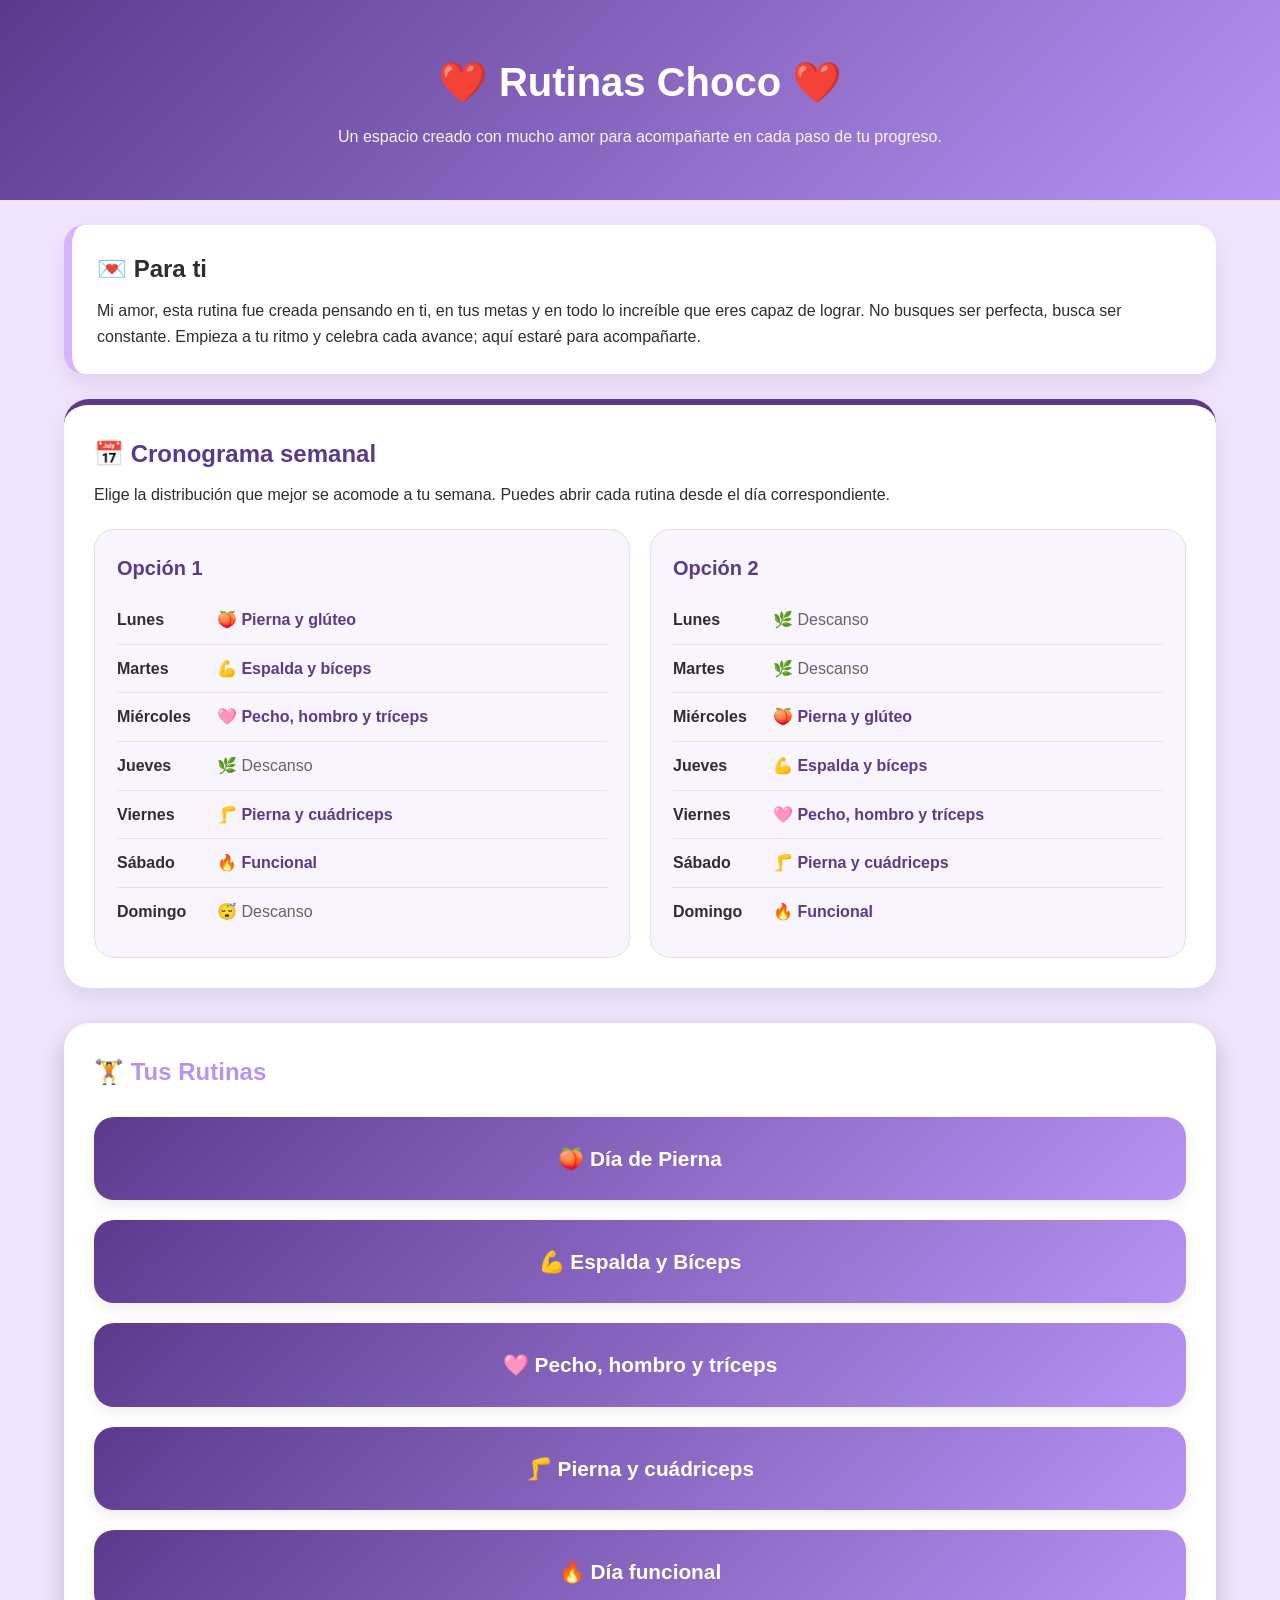
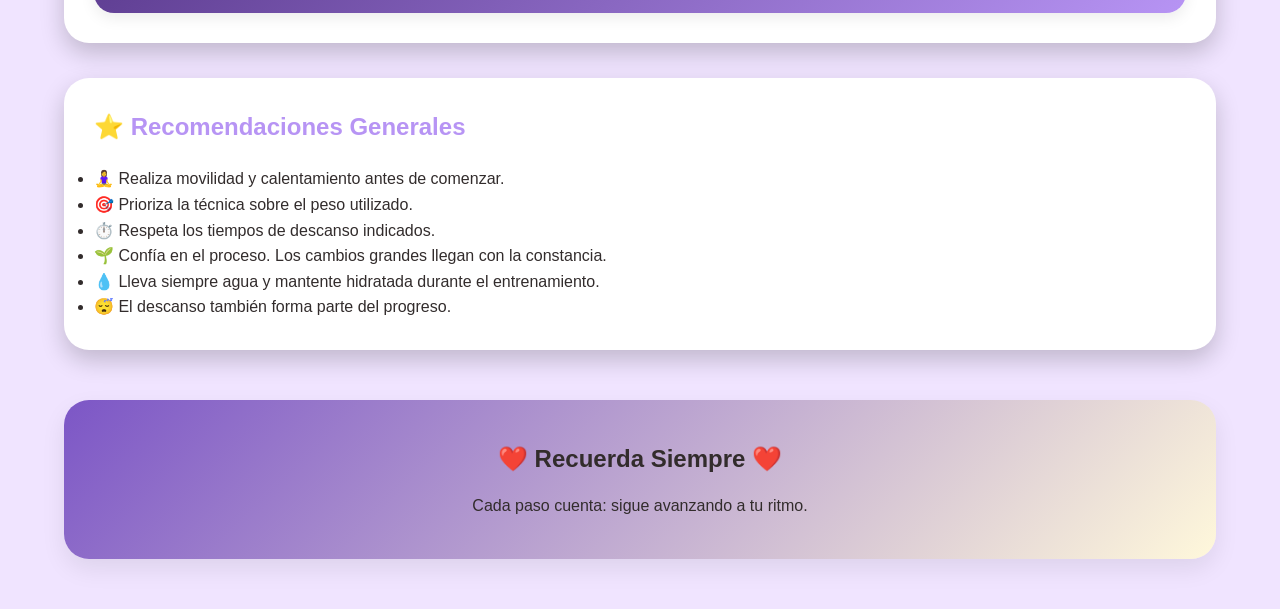
<file: index.html>
<!DOCTYPE html>
<html lang="es">

<head>
    <meta charset="UTF-8">
    <meta name="viewport" content="width=device-width, initial-scale=1.0">
    <title>Rutinas Choco ❤️</title>

    <link rel="stylesheet" href="styles.css">
</head>

<body class="tema-choco">

    <!-- ENCABEZADO -->

    <header>

        <h1>❤️ Rutinas Choco ❤️</h1>

        <p class="subtitulo">
            Un espacio creado con mucho amor para acompañarte en cada paso de tu progreso.
        </p>

    </header>

    <!-- MENSAJE -->

    <section class="mensaje amor">

        <h2>💌 Para ti</h2>

        <p>
            Mi amor, esta rutina fue creada pensando en ti,
            en tus metas y en todo lo increíble que eres capaz de lograr.
            No busques ser perfecta, busca ser constante.
            Empieza a tu ritmo y celebra cada avance; aquí estaré para acompañarte.
        </p>

    </section>

    <!-- RUTINAS -->

    <main class="container">

        <section class="cronograma-semanal" aria-labelledby="titulo-cronograma">
            <h2 id="titulo-cronograma">📅 Cronograma semanal</h2>
            <p class="descripcion-cronograma">
                Elige la distribución que mejor se acomode a tu semana. Puedes abrir cada rutina desde el día correspondiente.
            </p>

            <div class="opciones-cronograma">
                <section class="opcion-cronograma" aria-labelledby="titulo-opcion-1">
                    <h3 id="titulo-opcion-1">Opción 1</h3>
                    <ul class="lista-dias-cronograma">
                        <li class="dia-cronograma">
                            <span class="nombre-dia-cronograma">Lunes</span>
                            <a class="enlace-dia-cronograma" href="dia-pierna.html">🍑 Pierna y glúteo</a>
                        </li>
                        <li class="dia-cronograma">
                            <span class="nombre-dia-cronograma">Martes</span>
                            <a class="enlace-dia-cronograma" href="dia-espalda.html">💪 Espalda y bíceps</a>
                        </li>
                        <li class="dia-cronograma">
                            <span class="nombre-dia-cronograma">Miércoles</span>
                            <a class="enlace-dia-cronograma" href="dia-pecho.html">🩷 Pecho, hombro y tríceps</a>
                        </li>
                        <li class="dia-cronograma">
                            <span class="nombre-dia-cronograma">Jueves</span>
                            <span class="descanso-cronograma">🌿 Descanso</span>
                        </li>
                        <li class="dia-cronograma">
                            <span class="nombre-dia-cronograma">Viernes</span>
                            <a class="enlace-dia-cronograma" href="dia-pierna-cuadriceps-a.html">🦵 Pierna y cuádriceps</a>
                        </li>
                        <li class="dia-cronograma">
                            <span class="nombre-dia-cronograma">Sábado</span>
                            <a class="enlace-dia-cronograma" href="dia-funcional.html">🔥 Funcional</a>
                        </li>
                        <li class="dia-cronograma">
                            <span class="nombre-dia-cronograma">Domingo</span>
                            <span class="descanso-cronograma">😴 Descanso</span>
                        </li>
                    </ul>
                </section>

                <section class="opcion-cronograma" aria-labelledby="titulo-opcion-2">
                    <h3 id="titulo-opcion-2">Opción 2</h3>
                    <ul class="lista-dias-cronograma">
                        <li class="dia-cronograma">
                            <span class="nombre-dia-cronograma">Lunes</span>
                            <span class="descanso-cronograma">🌿 Descanso</span>
                        </li>
                        <li class="dia-cronograma">
                            <span class="nombre-dia-cronograma">Martes</span>
                            <span class="descanso-cronograma">🌿 Descanso</span>
                        </li>
                        <li class="dia-cronograma">
                            <span class="nombre-dia-cronograma">Miércoles</span>
                            <a class="enlace-dia-cronograma" href="dia-pierna.html">🍑 Pierna y glúteo</a>
                        </li>
                        <li class="dia-cronograma">
                            <span class="nombre-dia-cronograma">Jueves</span>
                            <a class="enlace-dia-cronograma" href="dia-espalda.html">💪 Espalda y bíceps</a>
                        </li>
                        <li class="dia-cronograma">
                            <span class="nombre-dia-cronograma">Viernes</span>
                            <a class="enlace-dia-cronograma" href="dia-pecho.html">🩷 Pecho, hombro y tríceps</a>
                        </li>
                        <li class="dia-cronograma">
                            <span class="nombre-dia-cronograma">Sábado</span>
                            <a class="enlace-dia-cronograma" href="dia-pierna-cuadriceps-a.html">🦵 Pierna y cuádriceps</a>
                        </li>
                        <li class="dia-cronograma">
                            <span class="nombre-dia-cronograma">Domingo</span>
                            <a class="enlace-dia-cronograma" href="dia-funcional.html">🔥 Funcional</a>
                        </li>
                    </ul>
                </section>
            </div>
        </section>

        <section class="ejercicio">

            <h2>🏋️ Tus Rutinas</h2>

            <div class="menu-rutinas">

                <a href="dia-pierna.html" class="boton-rutina">
                    🍑 Día de Pierna
                </a>
                
                <a href="dia-espalda.html" class="boton-rutina">
                    💪 Espalda y Bíceps
                </a>

                <a href="dia-pecho.html" class="boton-rutina">
                    🩷 Pecho, hombro y tríceps
                </a>

                <a href="dia-pierna-cuadriceps-a.html" class="boton-rutina">
                    🦵 Pierna y cuádriceps
                </a>

                <a href="dia-funcional.html" class="boton-rutina">
                    🔥 Día funcional
                </a>
            </div>

        </section>

        <!-- RECOMENDACIONES -->

        <section class="ejercicio">

            <h2>⭐ Recomendaciones Generales</h2>

            <ul class="recomendaciones">

                <li>
                    🧘‍♀️ Realiza movilidad y calentamiento antes de comenzar.
                </li>

                <li>
                    🎯 Prioriza la técnica sobre el peso utilizado.
                </li>

                <li>
                    ⏱️ Respeta los tiempos de descanso indicados.
                </li>

                <li>
                    🌱 Confía en el proceso. Los cambios grandes llegan con la constancia.
                </li>

                <li>
                    💧 Lleva siempre agua y mantente hidratada durante el entrenamiento.
                </li>

                <li>
                    😴 El descanso también forma parte del progreso.
                </li>

            </ul>

        </section>

        <!-- MOTIVACIÓN -->

        <section class="logro">

            <h2>❤️ Recuerda Siempre ❤️</h2>

            <p>
                Cada paso cuenta: sigue avanzando a tu ritmo.
            </p>

        </section>

    </main>

</body>

</html>
</file>
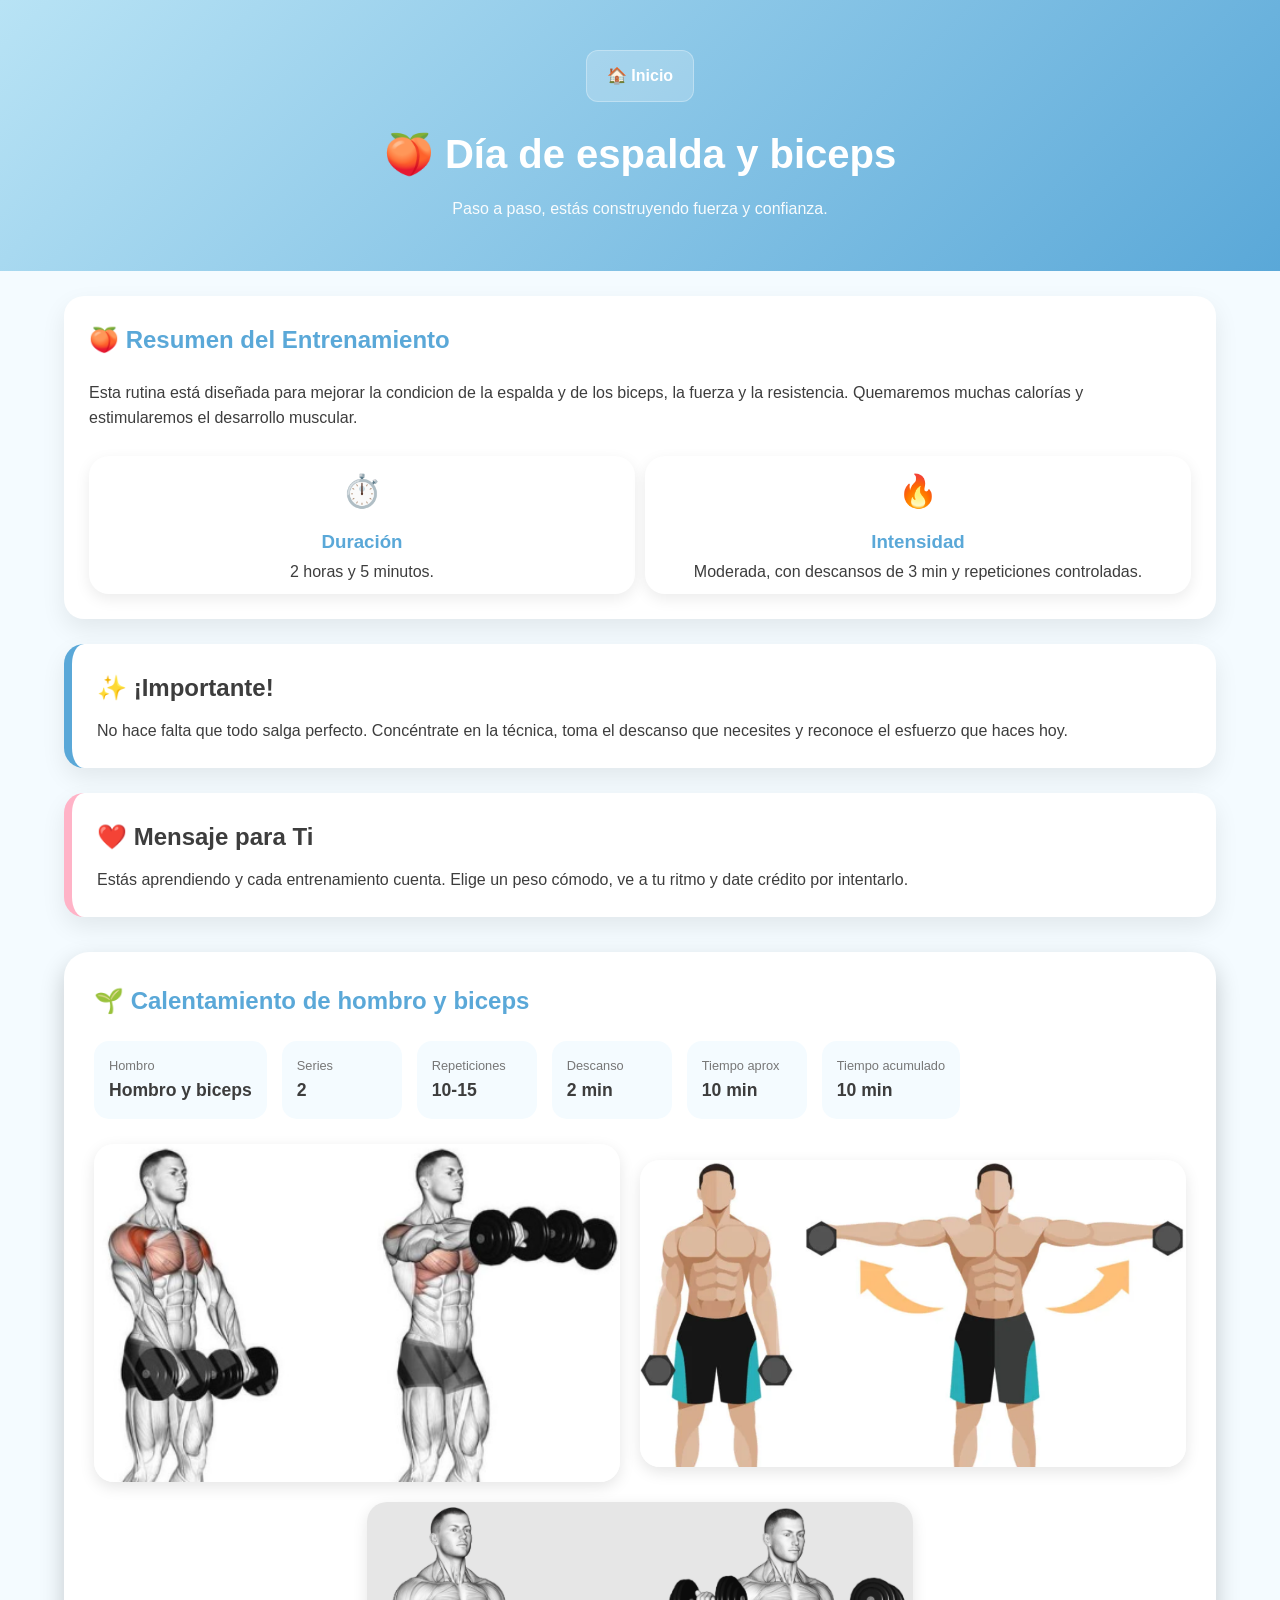
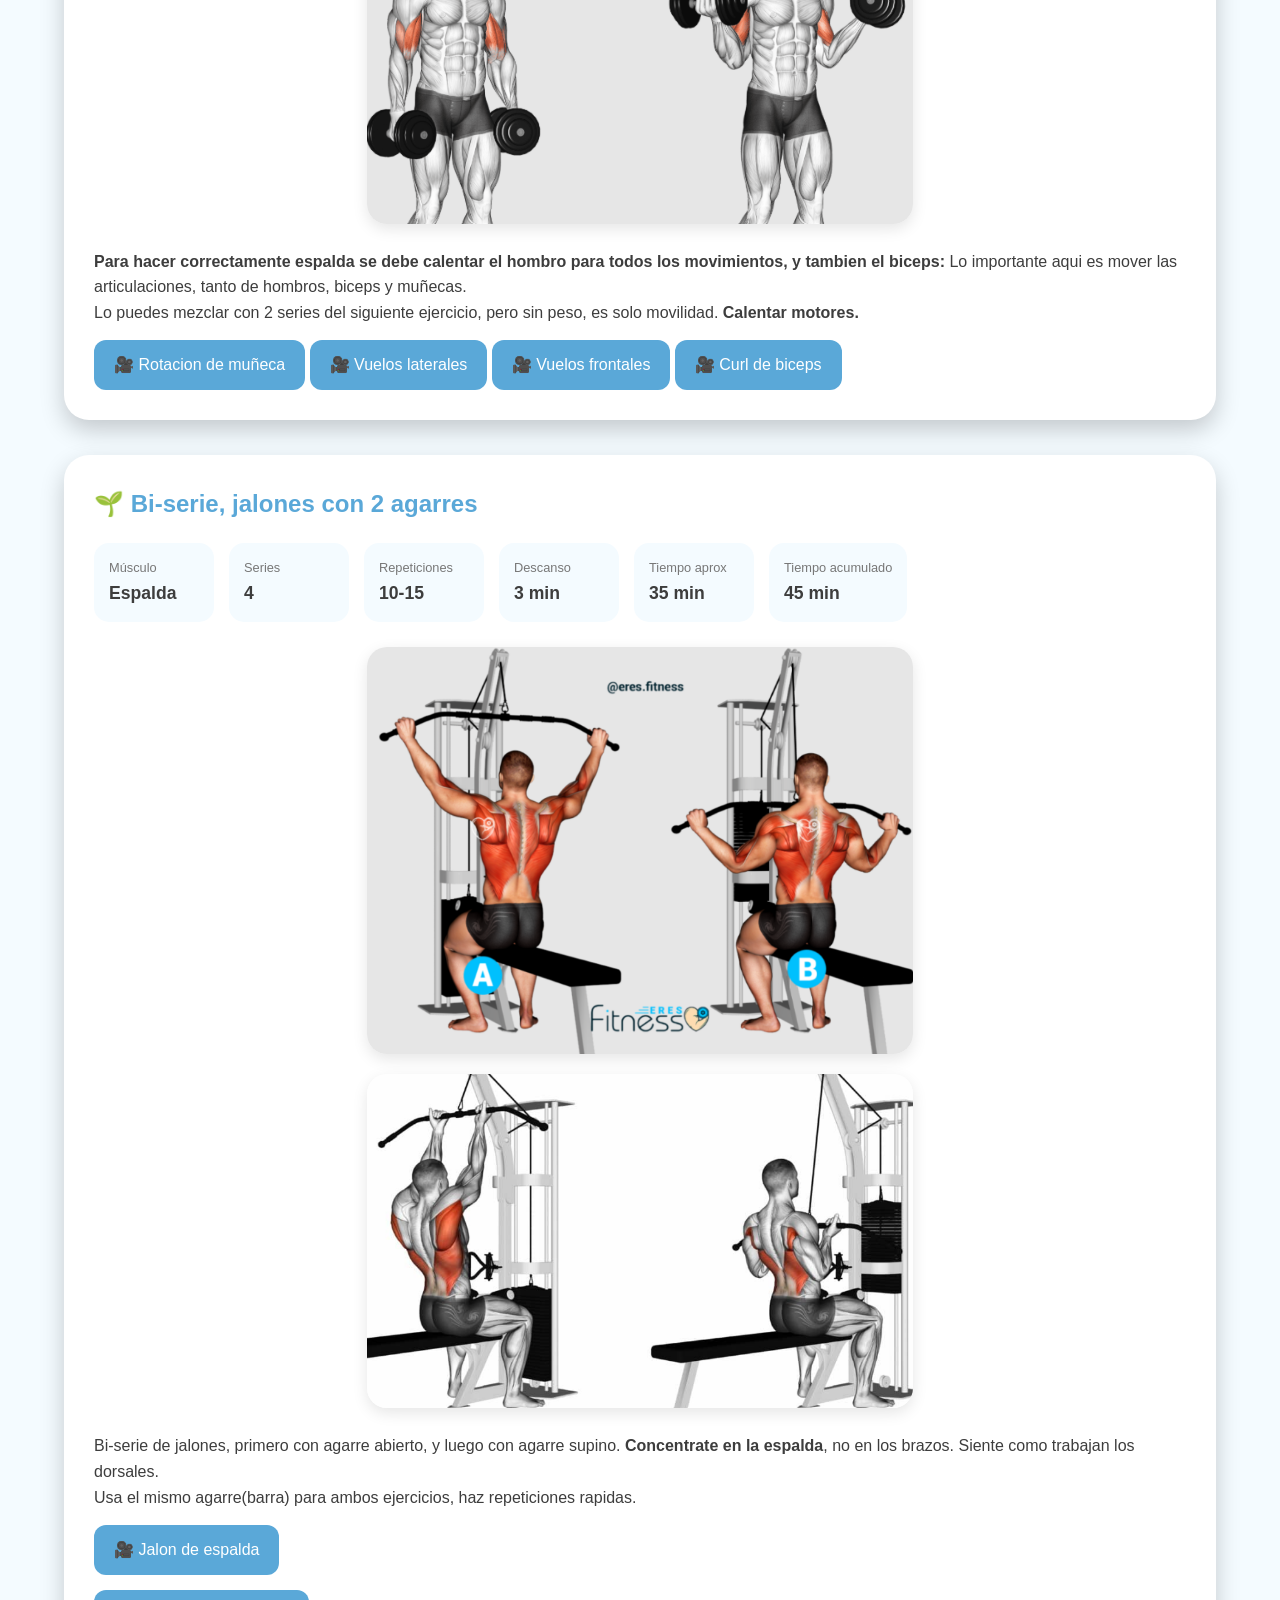
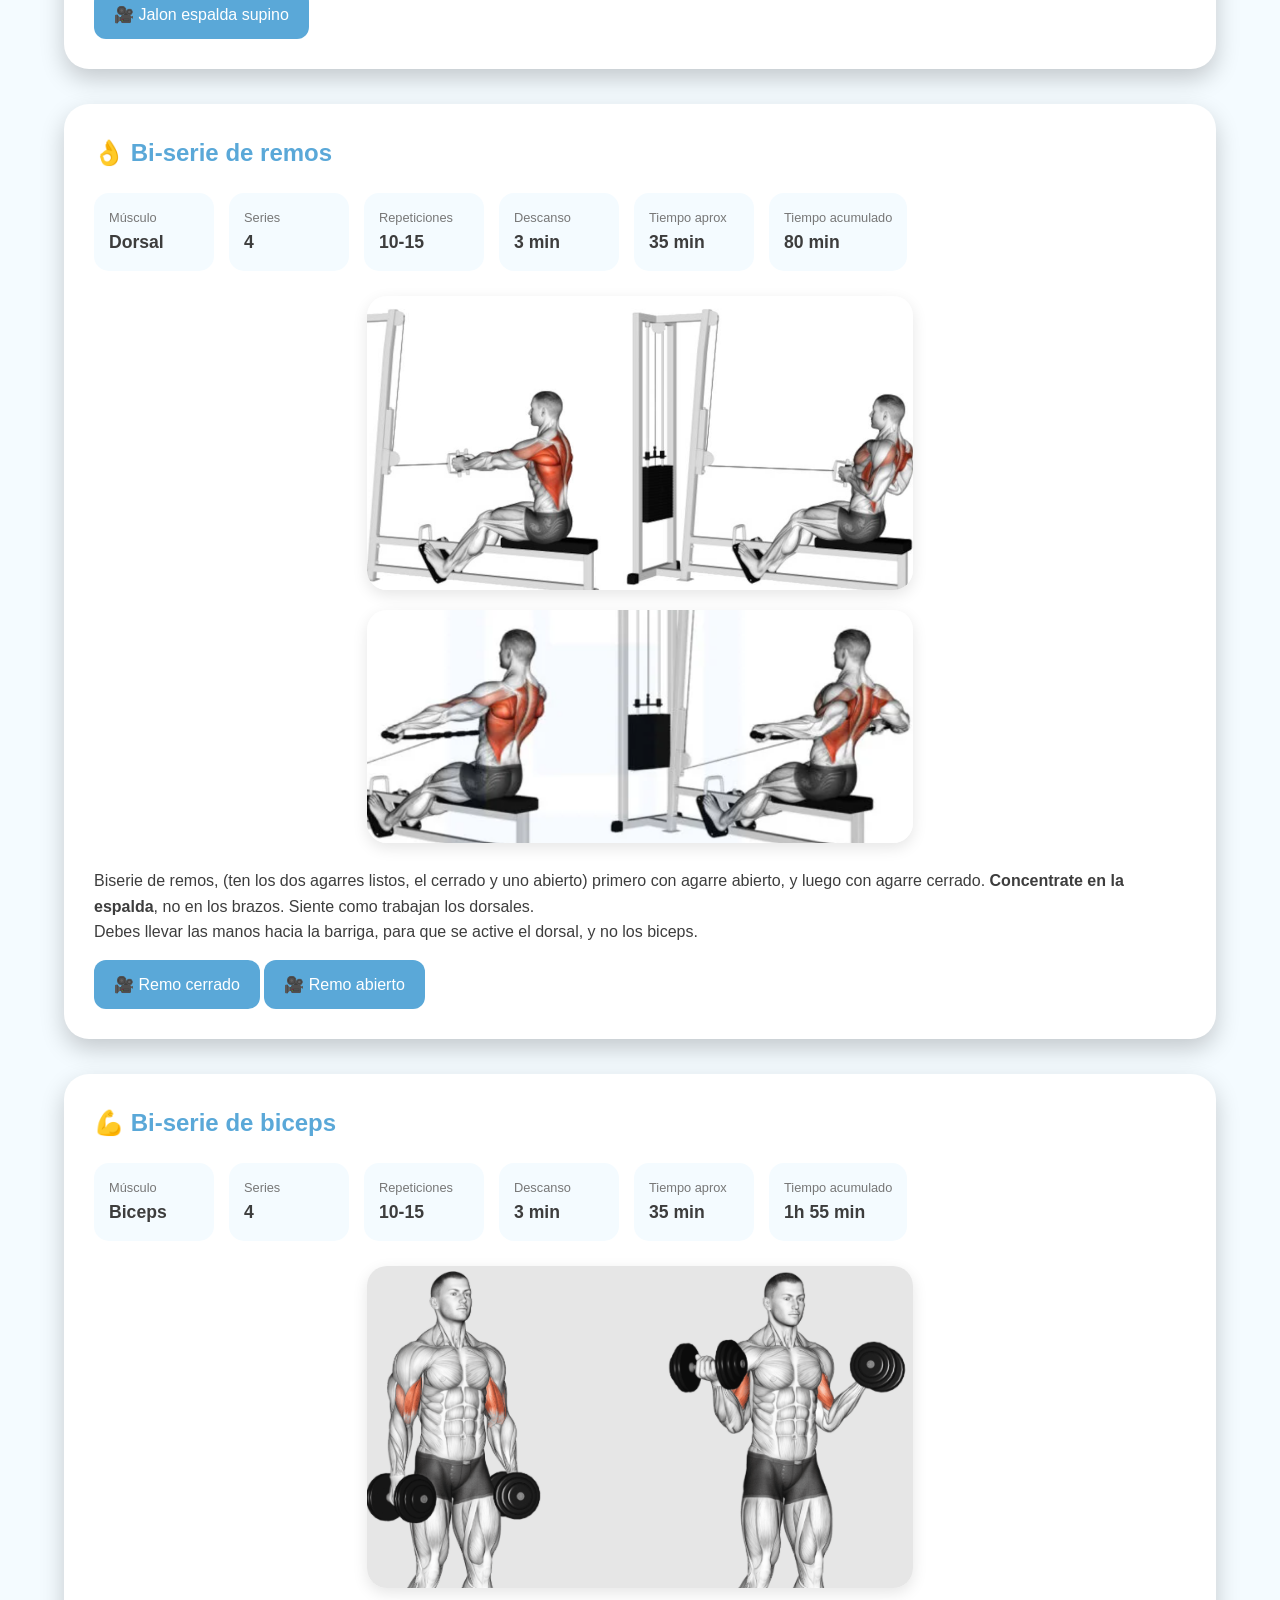
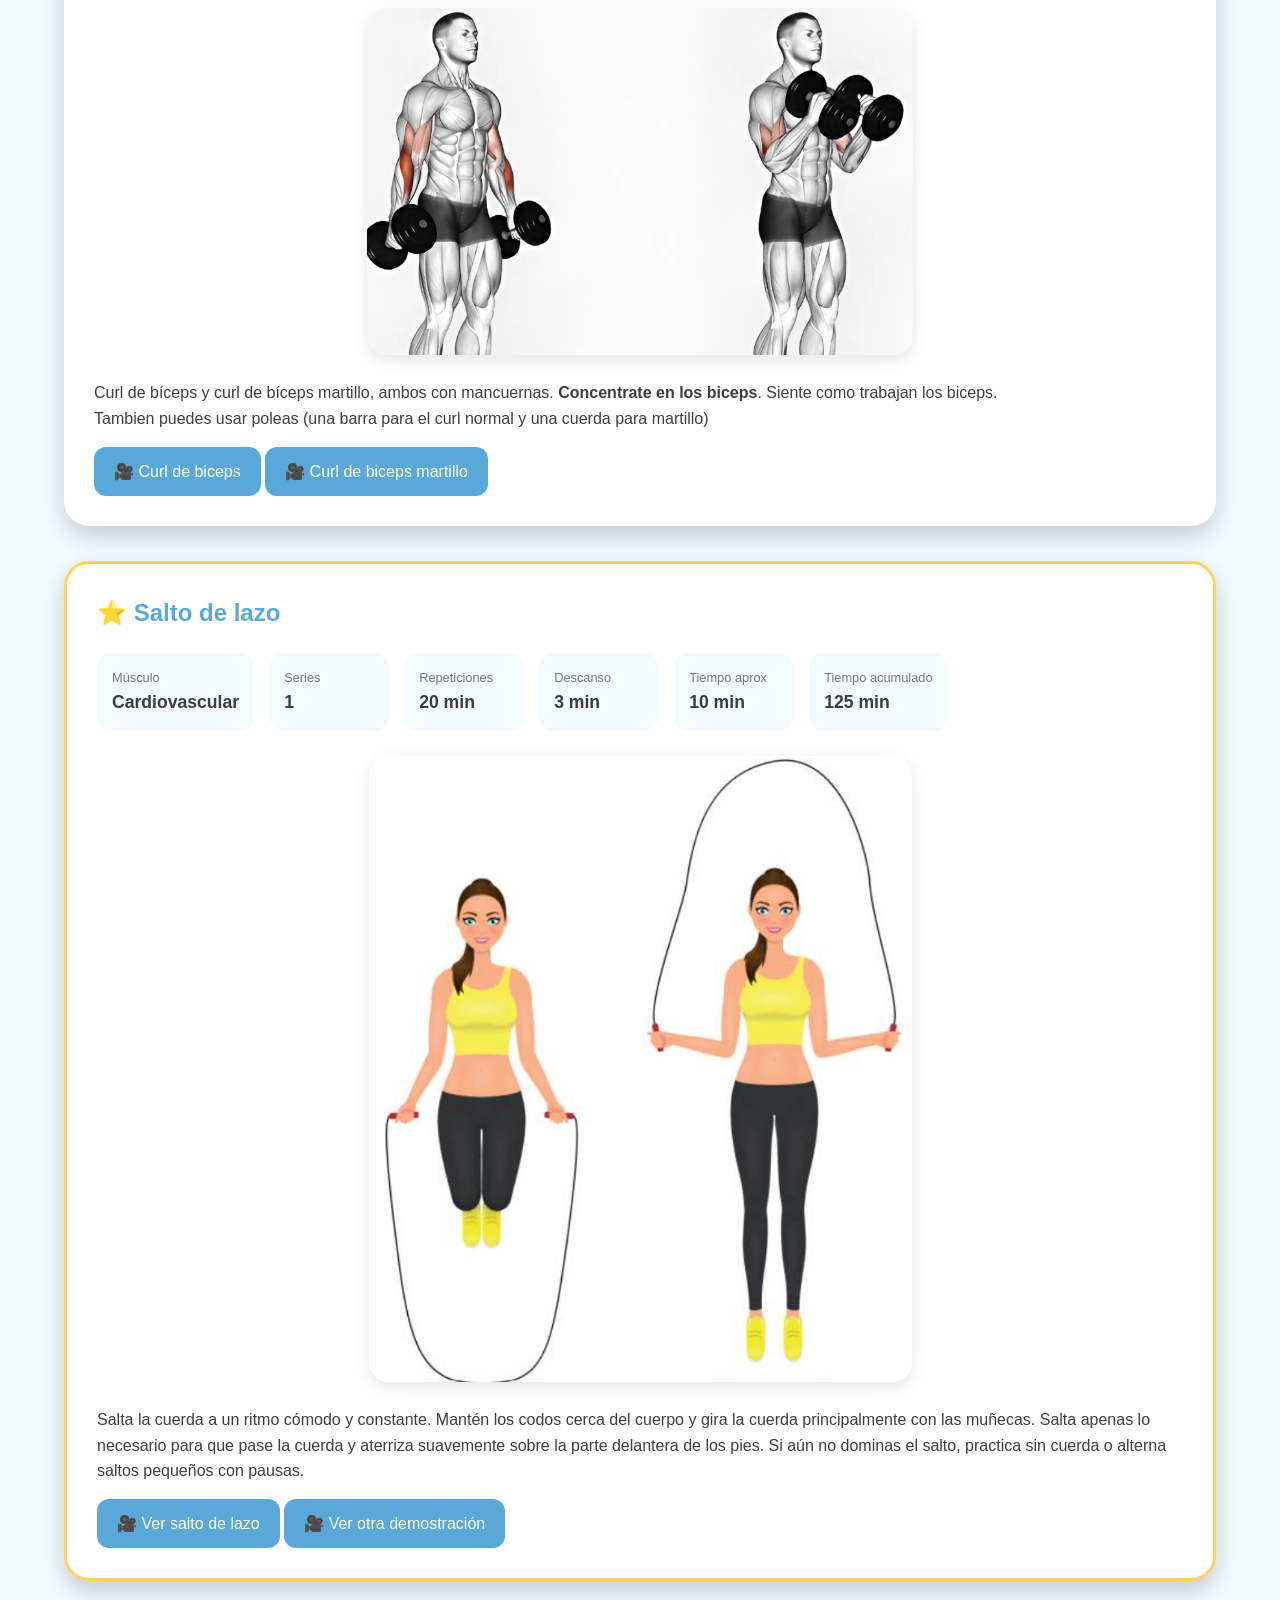
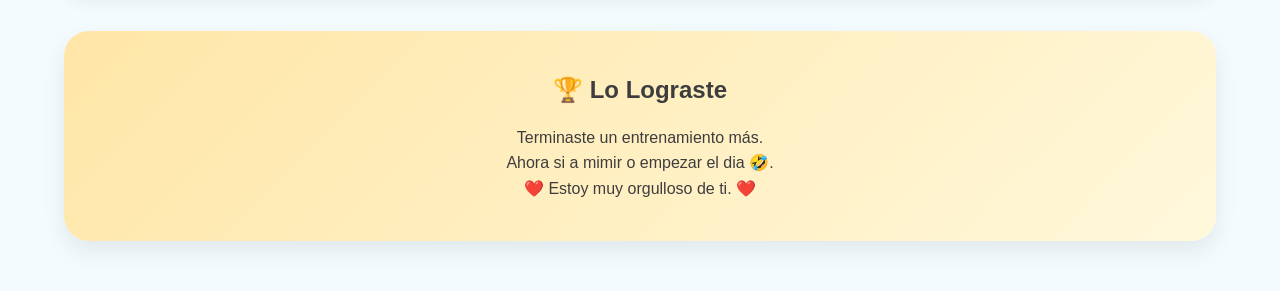
<file: dia-espalda.html>
<!DOCTYPE html>
<html lang="es">
<head>
    <meta charset="UTF-8">
    <meta name="viewport" content="width=device-width, initial-scale=1.0">
    <title>Día de espalda y biceps 💪</title>

    <link rel="stylesheet" href="styles.css">
</head>

<body class="tema-espalda">

    <header>

        <a href="index.html" class="boton-inicio">
            🏠 Inicio
        </a>

        <h1>🍑 Día de espalda y biceps</h1>

        <p class="subtitulo">
            Paso a paso, estás construyendo fuerza y confianza.
        </p>

    </header>


    <section class="resumen-rutina">

        <div class="resumen-header">
            <h2>🍑 Resumen del Entrenamiento</h2>
        </div>

        <p>
            Esta rutina está diseñada para mejorar la condicion de la espalda y de los biceps, la fuerza y la resistencia. Quemaremos muchas calorías y estimularemos el desarrollo muscular.
        </p>

        <div class="objetivos-rutina">

            <div class="objetivo-card">
                <span>⏱️</span>
                <h3>Duración</h3>
                <p>2 horas y 5 minutos.</p>
            </div>

            <div class="objetivo-card">
                <span>🔥</span>
                <h3>Intensidad</h3>
                <p>Moderada, con descansos de 3 min y repeticiones controladas.</p>
            </div>

        </div>

    </section>

    <section class="mensaje motivacion">

        <h2>✨ ¡Importante!</h2>

        <p>
            No hace falta que todo salga perfecto. Concéntrate en la técnica, toma el descanso que necesites y reconoce el esfuerzo que haces hoy.
        </p>

    </section>

    <section class="mensaje amor">

        <h2>❤️ Mensaje para Ti</h2>

        <p>
            Estás aprendiendo y cada entrenamiento cuenta. Elige un peso cómodo, ve a tu ritmo y date crédito por intentarlo.
        </p>

    </section>

    <main class="container">

    <!-- Calentamiento 1 -->

  <section class="ejercicio">

            <h2>🌱 Calentamiento de hombro y biceps</h2>

            <div class="stats">

                <div class="stat">
                    <span>Hombro</span>
                    <strong>Hombro y biceps</strong>
                </div>

                <div class="stat">
                    <span>Series</span>
                    <strong>2</strong>
                </div>

                <div class="stat">
                    <span>Repeticiones</span>
                    <strong>10-15</strong>
                </div>

                <div class="stat">
                    <span>Descanso</span>
                    <strong>2 min</strong>
                </div>

                <div class="stat">
                    <span>Tiempo aprox</span>
                    <strong>10 min</strong>
                </div>

                <div class="stat">
                    <span>Tiempo acumulado</span>
                    <strong>10 min</strong>
                </div>

            </div>

            <div class="imagenes">
                    <img
                        src="imagenes\Vuelos de hombro frontal.png"
                        alt="Sentadilla"
                        class="ejercicio-img"
                    >
                    <img
                        src="imagenes\Vuelos de hombro.png"
                        alt="Sentadilla"
                        class="ejercicio-img"
                    >
                    <img
                        src="imagenes\Curl de biceps.png"
                        alt="Sentadilla"
                        class="ejercicio-img"
                    >                    
            </div>

            <p>
                <b>Para hacer correctamente espalda se debe calentar el hombro para todos los movimientos, y tambien el biceps:</b>
                Lo importante aqui es mover las articulaciones, tanto de hombros, biceps y muñecas. 
                <br>
                Lo puedes mezclar con 2 series del siguiente ejercicio, pero sin peso, es solo movilidad. <b>Calentar motores.</b>
            </p>

            <a
                href="https://www.youtube.com/shorts/q06sJnJ6ew4"
                target="_blank"
                rel="noopener noreferrer"
                class="boton-video"
            >
                🎥 Rotacion de muñeca
            </a>
            <a
                href="https://www.youtube.com/shorts/UFcaodmbXd8"
                target="_blank"
                rel="noopener noreferrer"
                class="boton-video"
            >
                🎥 Vuelos laterales
            </a>
            <a
                href="https://www.youtube.com/shorts/Hg0v5AiQqoc"
                target="_blank"
                rel="noopener noreferrer"
                class="boton-video"
            >
                🎥 Vuelos frontales
            </a>
            <a
                href="https://www.youtube.com/shorts/j1FjaWu5Am4"
                target="_blank"
                rel="noopener noreferrer"
                class="boton-video"
            >
                🎥 Curl de biceps
            </a>
    </section>


        <!-- EJERCICIO 1 -->

        <section class="ejercicio">

            <h2>🌱 Bi-serie, jalones con 2 agarres</h2>

            <div class="stats">

                <div class="stat">
                    <span>Músculo</span>
                    <strong>Espalda</strong>
                </div>

                <div class="stat">
                    <span>Series</span>
                    <strong>4</strong>
                </div>

                <div class="stat">
                    <span>Repeticiones</span>
                    <strong>10-15</strong>
                </div>

                <div class="stat">
                    <span>Descanso</span>
                    <strong>3 min</strong>
                </div>

                <div class="stat">
                    <span>Tiempo aprox</span>
                    <strong>35 min</strong>
                </div>

                <div class="stat">
                    <span>Tiempo acumulado</span>
                    <strong>45 min</strong>
                </div>

            </div>

            <div class="imagenes">
                    <img
                        src="imagenes\jalon de polea abierta.png"
                        alt="Jalon de polea abierta"
                        class="ejercicio-img"
                    >
                    <img
                        src="imagenes\jalon de polea supino.png"
                        alt="Jalon de polea supino"
                        class="ejercicio-img"
                    >
            </div>

            <p>
                Bi-serie de jalones, primero con agarre abierto, y luego con agarre supino. <b>Concentrate en la espalda</b>, no en los brazos. Siente como trabajan los dorsales.
                <br>
                Usa el mismo agarre(barra) para ambos ejercicios, haz repeticiones rapidas.
            </p>

            <a
                href="https://www.youtube.com/shorts/-MS6Z88wv5I"
                target="_blank"
                rel="noopener noreferrer"
                class="boton-video"
            >
                🎥 Jalon de espalda
            </a>
            <br>
            <a
                href="https://www.youtube.com/shorts/zwyjfeFAvKo"
                target="_blank"
                rel="noopener noreferrer"
                class="boton-video"
            >
                🎥 Jalon espalda supino
            </a>

        </section>

        <!-- EJERCICIO 2 -->

        <section class="ejercicio">
            <h2>👌 Bi-serie de remos</h2>


            <div class="stats">

                <div class="stat">
                    <span>Músculo</span>
                    <strong>Dorsal</strong>
                </div>

                <div class="stat">
                    <span>Series</span>
                    <strong>4</strong>
                </div>

                <div class="stat">
                    <span>Repeticiones</span>
                    <strong>10-15</strong>
                </div>

                <div class="stat">
                    <span>Descanso</span>
                    <strong>3 min</strong>
                </div>

                <div class="stat">
                    <span>Tiempo aprox</span>
                    <strong>35 min</strong>
                </div>

                <div class="stat">
                    <span>Tiempo acumulado</span>
                    <strong>80 min</strong>
                </div>

            </div>


            <div class="imagenes">
                <img
                    src="imagenes\remo cerrado polea.png"
                    alt="Remo cerrado"
                    class="ejercicio-img"
                >

                <img
                    src="imagenes\remo abierto polea.png"
                    alt="Remo abierto"
                    class="ejercicio-img"
                >

            </div>
            <p>
                Biserie de remos, (ten los dos agarres listos, el cerrado y uno abierto) primero con agarre abierto, y luego con agarre cerrado. <b>Concentrate en la espalda</b>, no en los brazos. Siente como trabajan los dorsales.
                <br>
                Debes llevar las manos hacia la barriga, para que se active el dorsal, y no los biceps.
            </p>

            <a href="https://www.youtube.com/shorts/BLk-wXo1628" class="boton-video"                
            target="_blank"
            rel="noopener noreferrer"
            >
                🎥 Remo cerrado
            </a>

            <a href="https://www.youtube.com/shorts/WFo5wJfmqN4" class="boton-video"                
            target="_blank"
            rel="noopener noreferrer"
            >
                🎥 Remo abierto
            </a>

        </section>

<!-- EJERCICIO 3 -->

        <section class="ejercicio">
            <h2>💪 Bi-serie de biceps</h2>


            <div class="stats">

                <div class="stat">
                    <span>Músculo</span>
                    <strong>Biceps</strong>
                </div>

                <div class="stat">
                    <span>Series</span>
                    <strong>4</strong>
                </div>

                <div class="stat">
                    <span>Repeticiones</span>
                    <strong>10-15</strong>
                </div>

                <div class="stat">
                    <span>Descanso</span>
                    <strong>3 min</strong>
                </div>

                <div class="stat">
                    <span>Tiempo aprox</span>
                    <strong>35 min</strong>
                </div>

                <div class="stat">
                    <span>Tiempo acumulado</span>
                    <strong>1h 55 min</strong>
                </div>

            </div>


            <div class="imagenes">
                <img
                    src="imagenes\Curl de biceps.png"
                    alt="Curl de bíceps"
                    class="ejercicio-img"
                >
                <img
                    src="imagenes\Curl de biceps martillo.png"
                    alt="Curl de bíceps martillo"
                    class="ejercicio-img"
                >
            </div>
            <p>
                Curl de bíceps y curl de bíceps martillo, ambos con mancuernas. <b>Concentrate en los biceps</b>. 
                Siente como trabajan los biceps. <br>Tambien puedes usar poleas (una barra para el curl normal y una cuerda para martillo)
            </p>

            <a href="https://www.youtube.com/shorts/09AYfVFf7pg" class="boton-video"                
            target="_blank"
            rel="noopener noreferrer"
            >
                🎥 Curl de biceps
            </a>

            <a href="https://www.youtube.com/shorts/0qzSDAfBzSw" class="boton-video"                
            target="_blank"
            rel="noopener noreferrer"
            >
                🎥 Curl de biceps martillo
            </a>

        </section>


        <!-- EJERCICIO SECUNDARIO -->

        <section class="ejercicio secundario">
            <h2>⭐ Salto de lazo</h2>

            <div class="stats">
                <div class="stat">
                    <span>Músculo</span>
                    <strong>Cardiovascular</strong>
                </div>
                <div class="stat">
                    <span>Series</span>
                    <strong>1</strong>
                </div>
                <div class="stat">
                    <span>Repeticiones</span>
                    <strong>20 min</strong>
                </div>
                <div class="stat">
                    <span>Descanso</span>
                    <strong>3 min</strong>
                </div>
                <div class="stat">
                    <span>Tiempo aprox</span>
                    <strong>10 min</strong>
                </div>
                <div class="stat">
                    <span>Tiempo acumulado</span>
                    <strong>125 min</strong>
                </div>
            </div>

            <div class="imagenes">
                <img
                    src="imagenes/salto_en_lazo.png"
                    alt="Salto de lazo"
                    class="ejercicio-img"
                >
            </div>

            <p>
                Salta la cuerda a un ritmo cómodo y constante. Mantén los codos cerca del cuerpo y gira
                la cuerda principalmente con las muñecas. Salta apenas lo necesario para que pase la
                cuerda y aterriza suavemente sobre la parte delantera de los pies. Si aún no dominas
                el salto, practica sin cuerda o alterna saltos pequeños con pausas.
            </p>

            <a href="https://www.youtube.com/shorts/jqtzzVesUOo" class="boton-video"
                target="_blank" rel="noopener noreferrer">
                🎥 Ver salto de lazo
            </a>
            <a href="https://www.youtube.com/shorts/TQ9Znk9xZYI" class="boton-video"
                target="_blank" rel="noopener noreferrer">
                🎥 Ver otra demostración
            </a>
        </section>


        <section class="logro">

            <h2>🏆 Lo Lograste</h2>

            <p>
                Terminaste un entrenamiento más.
                <br>
                Ahora si a mimir o empezar el dia 🤣.
            </p>

            <p>
                ❤️ Estoy muy orgulloso de ti. ❤️
            </p>

        </section>

    </main>

</body>
</html>
</file>
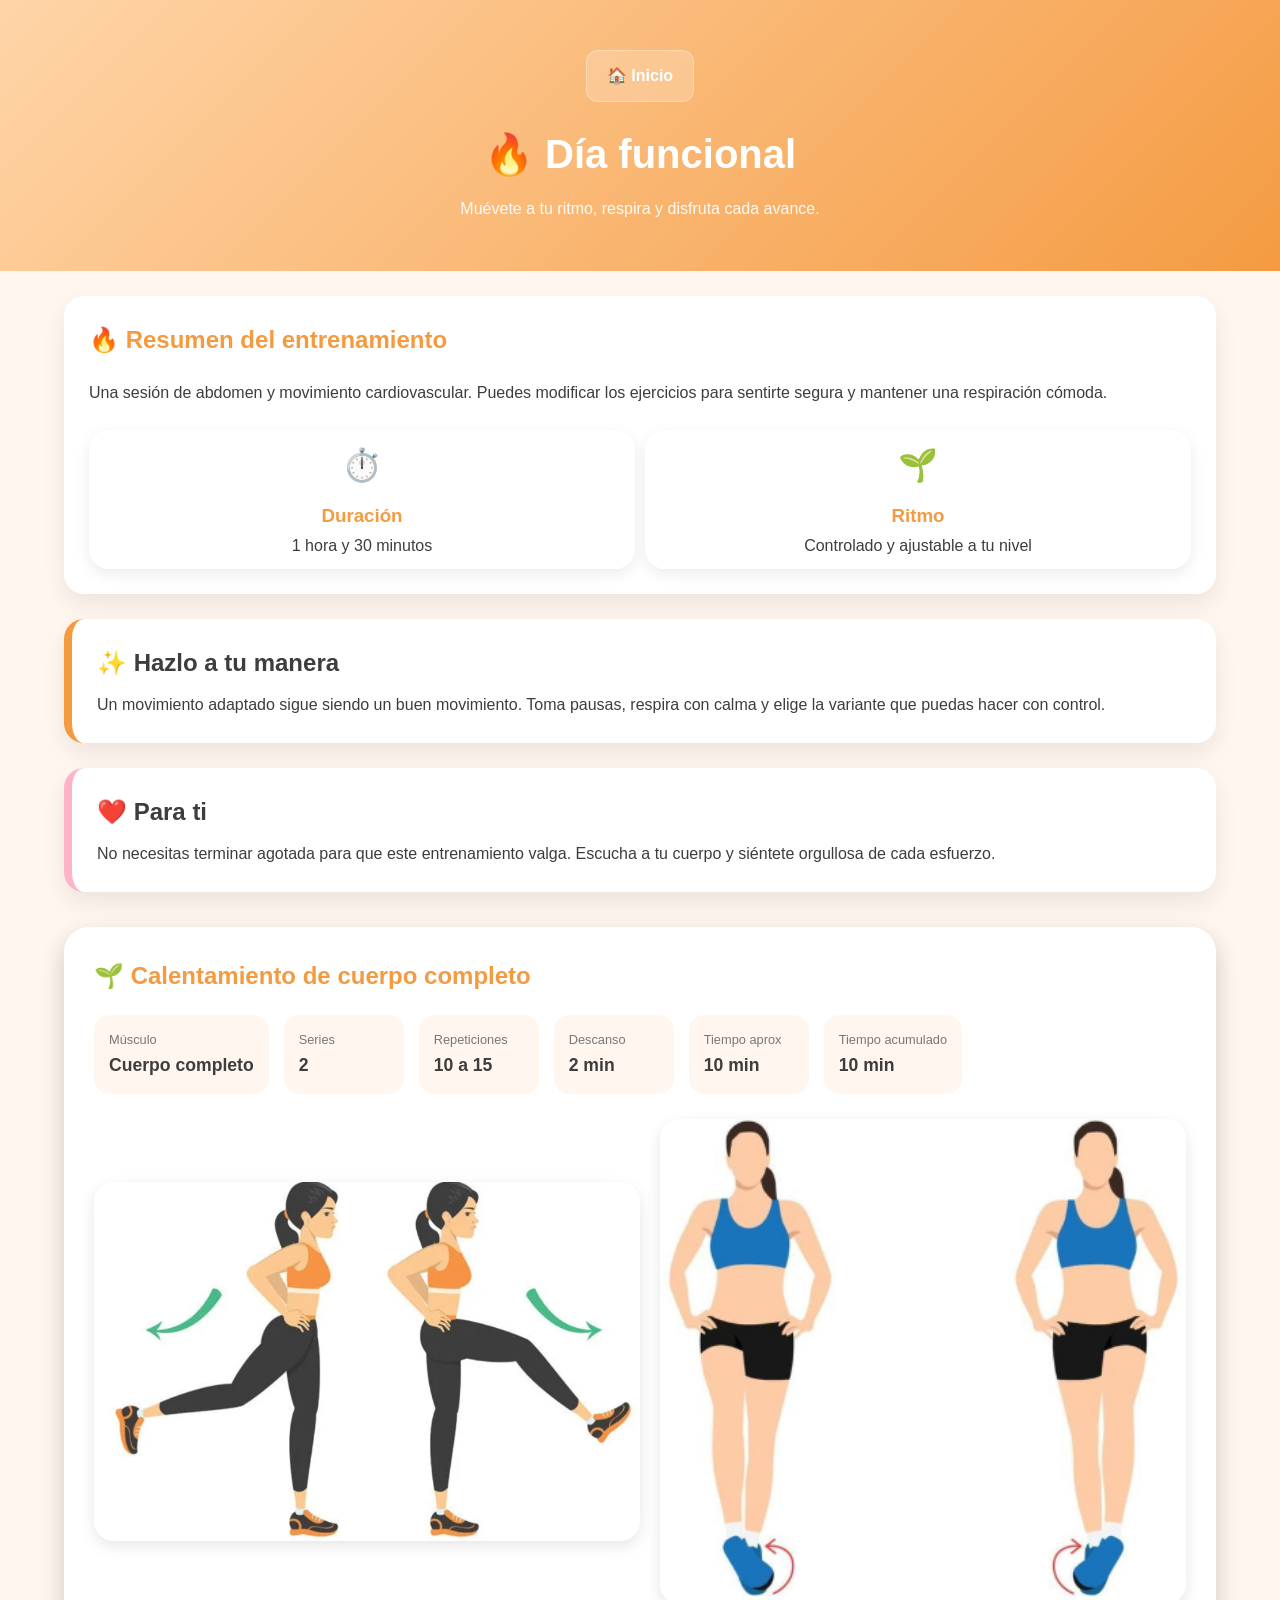
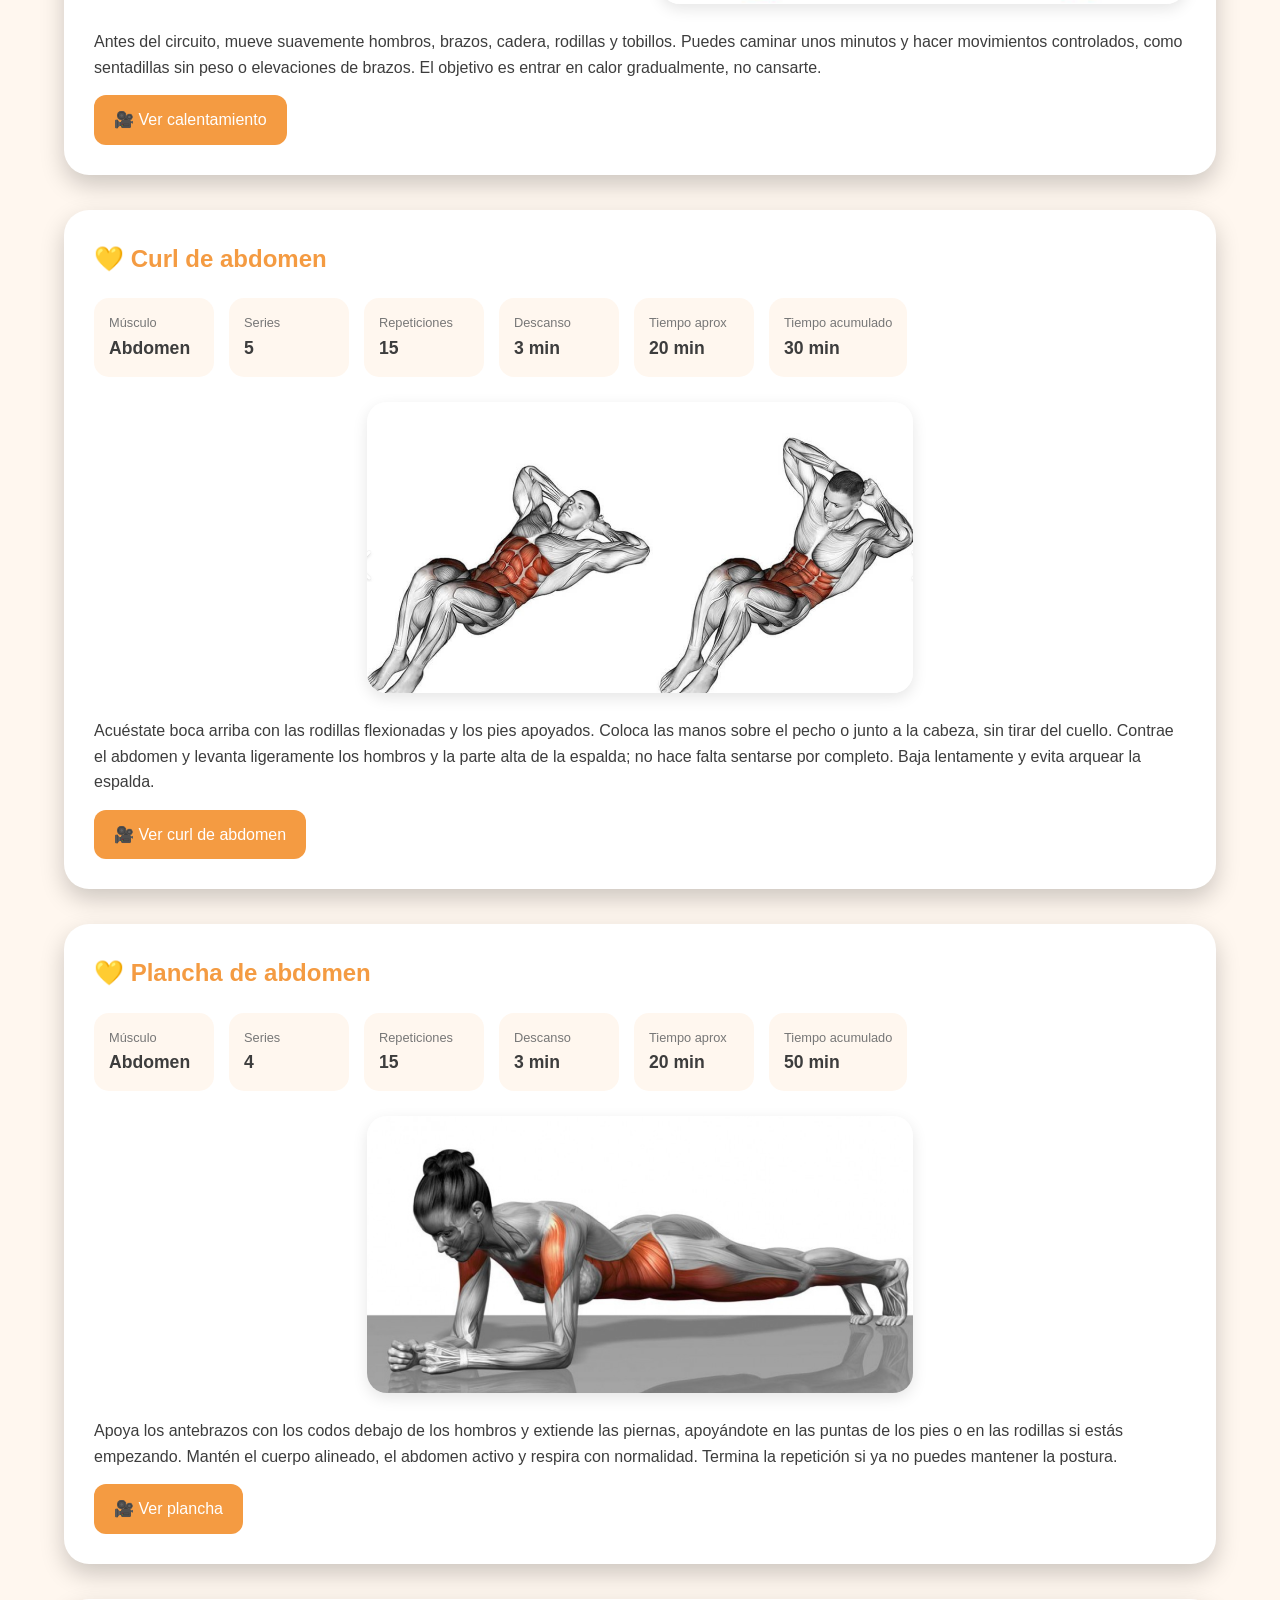
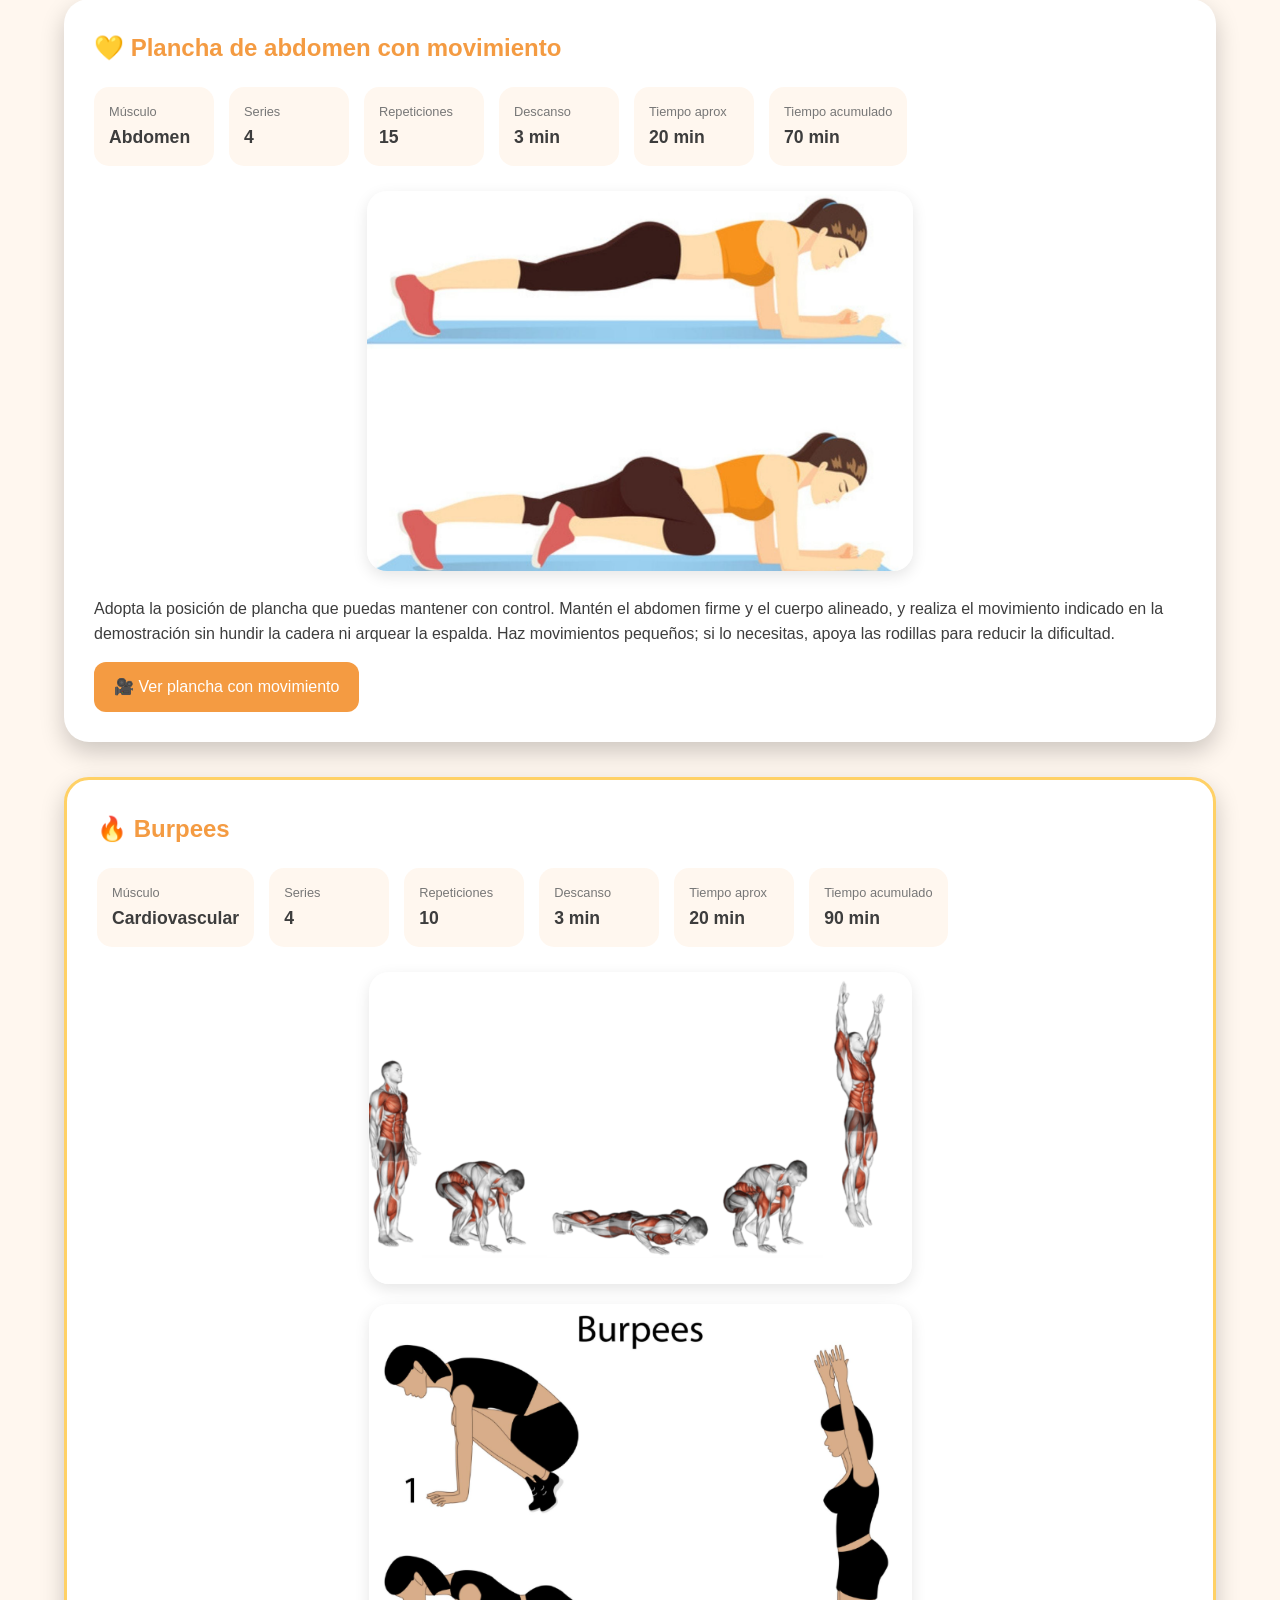
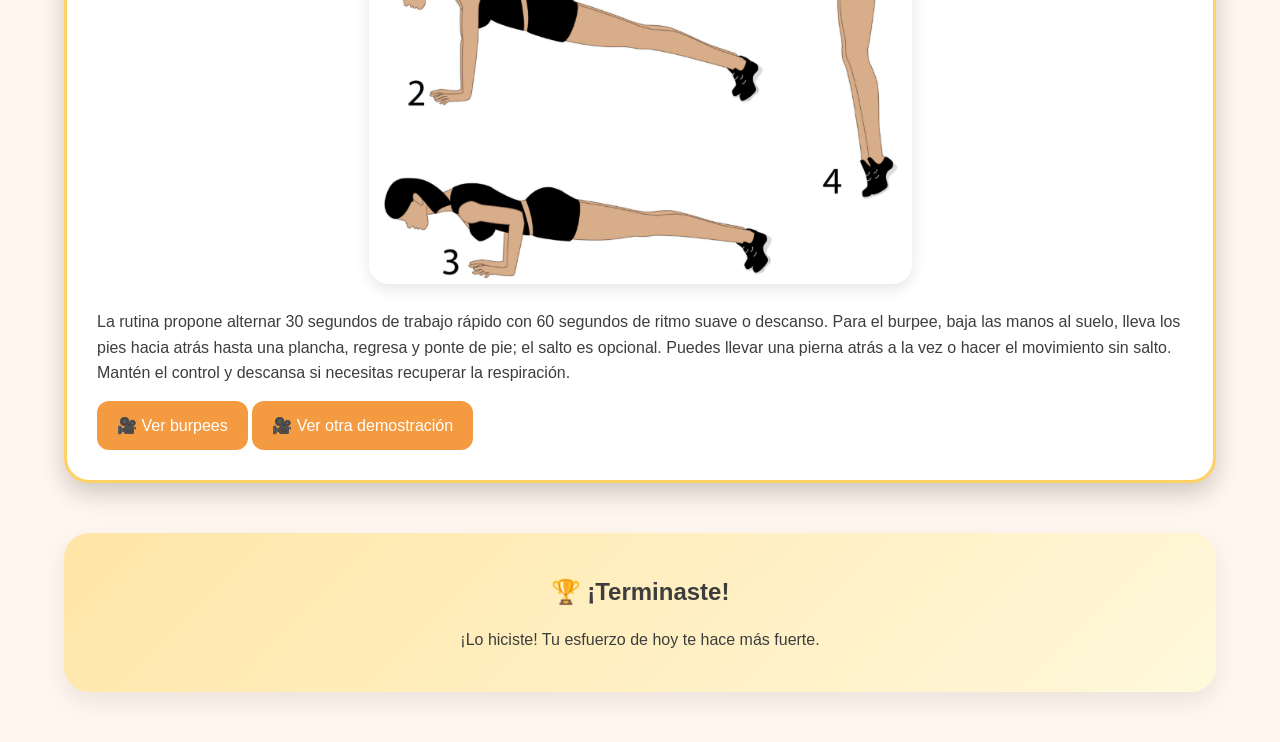
<file: dia-funcional.html>
<!DOCTYPE html>
<html lang="es">
<head>
    <meta charset="UTF-8">
    <meta name="viewport" content="width=device-width, initial-scale=1.0">
    <title>Día funcional ❤️</title>
    <link rel="stylesheet" href="styles.css">
</head>
<body class="tema-funcional">
    <header>
        <a href="index.html" class="boton-inicio">🏠 Inicio</a>
        <h1>🔥 Día funcional</h1>
        <p class="subtitulo">Muévete a tu ritmo, respira y disfruta cada avance.</p>
    </header>

    <section class="resumen-rutina">
        <div class="resumen-header"><h2>🔥 Resumen del entrenamiento</h2></div>
        <p>Una sesión de abdomen y movimiento cardiovascular. Puedes modificar los ejercicios para sentirte segura y mantener una respiración cómoda.</p>
        <div class="objetivos-rutina">
            <div class="objetivo-card"><span>⏱️</span><h3>Duración</h3><p>1 hora y 30 minutos</p></div>
            <div class="objetivo-card"><span>🌱</span><h3>Ritmo</h3><p>Controlado y ajustable a tu nivel</p></div>
        </div>
    </section>

    <section class="mensaje motivacion">
        <h2>✨ Hazlo a tu manera</h2>
        <p>Un movimiento adaptado sigue siendo un buen movimiento. Toma pausas, respira con calma y elige la variante que puedas hacer con control.</p>
    </section>
    <section class="mensaje amor">
        <h2>❤️ Para ti</h2>
        <p>No necesitas terminar agotada para que este entrenamiento valga. Escucha a tu cuerpo y siéntete orgullosa de cada esfuerzo.</p>
    </section>

    <main class="container">
        <section class="ejercicio">
            <h2>🌱 Calentamiento de cuerpo completo</h2>
            <div class="stats">
                <div class="stat"><span>Músculo</span><strong>Cuerpo completo</strong></div>
                <div class="stat"><span>Series</span><strong>2</strong></div>
                <div class="stat"><span>Repeticiones</span><strong>10 a 15</strong></div>
                <div class="stat"><span>Descanso</span><strong>2 min</strong></div>
                <div class="stat"><span>Tiempo aprox</span><strong>10 min</strong></div>
                <div class="stat"><span>Tiempo acumulado</span><strong>10 min</strong></div>
            </div>
            <div class="imagenes">
                <img src="imagenes/Calentamiento pierna.png" alt="Movilidad para preparar el cuerpo" class="ejercicio-img">
                <img src="imagenes/Calentamiento pierna 2.png" alt="Segundo movimiento de calentamiento" class="ejercicio-img">
            </div>
            <p>Antes del circuito, mueve suavemente hombros, brazos, cadera, rodillas y tobillos. Puedes caminar unos minutos y hacer movimientos controlados, como sentadillas sin peso o elevaciones de brazos. El objetivo es entrar en calor gradualmente, no cansarte.</p>
            <a href="https://www.youtube.com/shorts/VHkqEiJvtHQ" class="boton-video" target="_blank" rel="noopener noreferrer">🎥 Ver calentamiento</a>
        </section>

        <section class="ejercicio">
            <h2>💛 Curl de abdomen</h2>
            <div class="stats">
                <div class="stat"><span>Músculo</span><strong>Abdomen</strong></div>
                <div class="stat"><span>Series</span><strong>5</strong></div>
                <div class="stat"><span>Repeticiones</span><strong>15</strong></div>
                <div class="stat"><span>Descanso</span><strong>3 min</strong></div>
                <div class="stat"><span>Tiempo aprox</span><strong>20 min</strong></div>
                <div class="stat"><span>Tiempo acumulado</span><strong>30 min</strong></div>
            </div>
            <div class="imagenes">
                <img src="imagenes/curl de abdomen corto.png" alt="Curl corto de abdomen" class="ejercicio-img">
            </div>
            <p>Acuéstate boca arriba con las rodillas flexionadas y los pies apoyados. Coloca las manos sobre el pecho o junto a la cabeza, sin tirar del cuello. Contrae el abdomen y levanta ligeramente los hombros y la parte alta de la espalda; no hace falta sentarse por completo. Baja lentamente y evita arquear la espalda.</p>
            <a href="https://www.youtube.com/shorts/6okNQ2lGr3g" class="boton-video" target="_blank" rel="noopener noreferrer">🎥 Ver curl de abdomen</a>
        </section>

        <section class="ejercicio">
            <h2>💛 Plancha de abdomen</h2>
            <div class="stats">
                <div class="stat"><span>Músculo</span><strong>Abdomen</strong></div>
                <div class="stat"><span>Series</span><strong>4</strong></div>
                <div class="stat"><span>Repeticiones</span><strong>15</strong></div>
                <div class="stat"><span>Descanso</span><strong>3 min</strong></div>
                <div class="stat"><span>Tiempo aprox</span><strong>20 min</strong></div>
                <div class="stat"><span>Tiempo acumulado</span><strong>50 min</strong></div>
            </div>
            <div class="imagenes">
                <img src="imagenes/plancha abdomen.png" alt="Posición de plancha de abdomen" class="ejercicio-img">
            </div>
            <p>Apoya los antebrazos con los codos debajo de los hombros y extiende las piernas, apoyándote en las puntas de los pies o en las rodillas si estás empezando. Mantén el cuerpo alineado, el abdomen activo y respira con normalidad. Termina la repetición si ya no puedes mantener la postura.</p>
            <a href="https://www.youtube.com/shorts/KC-DK0qydqw" class="boton-video" target="_blank" rel="noopener noreferrer">🎥 Ver plancha</a>
        </section>

        <section class="ejercicio">
            <h2>💛 Plancha de abdomen con movimiento</h2>
            <div class="stats">
                <div class="stat"><span>Músculo</span><strong>Abdomen</strong></div>
                <div class="stat"><span>Series</span><strong>4</strong></div>
                <div class="stat"><span>Repeticiones</span><strong>15</strong></div>
                <div class="stat"><span>Descanso</span><strong>3 min</strong></div>
                <div class="stat"><span>Tiempo aprox</span><strong>20 min</strong></div>
                <div class="stat"><span>Tiempo acumulado</span><strong>70 min</strong></div>
            </div>
            <div class="imagenes">
                <img src="imagenes/plancha abdomen movimiento.png" alt="Plancha con movimiento" class="ejercicio-img">
            </div>
            <p>Adopta la posición de plancha que puedas mantener con control. Mantén el abdomen firme y el cuerpo alineado, y realiza el movimiento indicado en la demostración sin hundir la cadera ni arquear la espalda. Haz movimientos pequeños; si lo necesitas, apoya las rodillas para reducir la dificultad.</p>
            <a href="https://www.youtube.com/shorts/LozSZJUa9kk" class="boton-video" target="_blank" rel="noopener noreferrer">🎥 Ver plancha con movimiento</a>
        </section>

        <section class="ejercicio secundario">
            <h2>🔥 Burpees</h2>
            <div class="stats">
                <div class="stat"><span>Músculo</span><strong>Cardiovascular</strong></div>
                <div class="stat"><span>Series</span><strong>4</strong></div>
                <div class="stat"><span>Repeticiones</span><strong>10</strong></div>
                <div class="stat"><span>Descanso</span><strong>3 min</strong></div>
                <div class="stat"><span>Tiempo aprox</span><strong>20 min</strong></div>
                <div class="stat"><span>Tiempo acumulado</span><strong>90 min</strong></div>
            </div>
            <div class="imagenes">
                <img src="imagenes/burpies.png" alt="Inicio del ejercicio de burpees" class="ejercicio-img">
                <img src="imagenes/burpies2.png" alt="Variación del movimiento de burpee" class="ejercicio-img">
            </div>
            <p>La rutina propone alternar 30 segundos de trabajo rápido con 60 segundos de ritmo suave o descanso. Para el burpee, baja las manos al suelo, lleva los pies hacia atrás hasta una plancha, regresa y ponte de pie; el salto es opcional. Puedes llevar una pierna atrás a la vez o hacer el movimiento sin salto. Mantén el control y descansa si necesitas recuperar la respiración.</p>
            <a href="https://www.youtube.com/shorts/EkK3oVBA__Q" class="boton-video" target="_blank" rel="noopener noreferrer">🎥 Ver burpees</a>
            <a href="https://www.youtube.com/shorts/uFYQ6WGf5gg" class="boton-video" target="_blank" rel="noopener noreferrer">🎥 Ver otra demostración</a>
        </section>

        <section class="logro">
            <h2>🏆 ¡Terminaste!</h2>
            <p>¡Lo hiciste! Tu esfuerzo de hoy te hace más fuerte.</p>
        </section>
    </main>
</body>
</html>
</file>
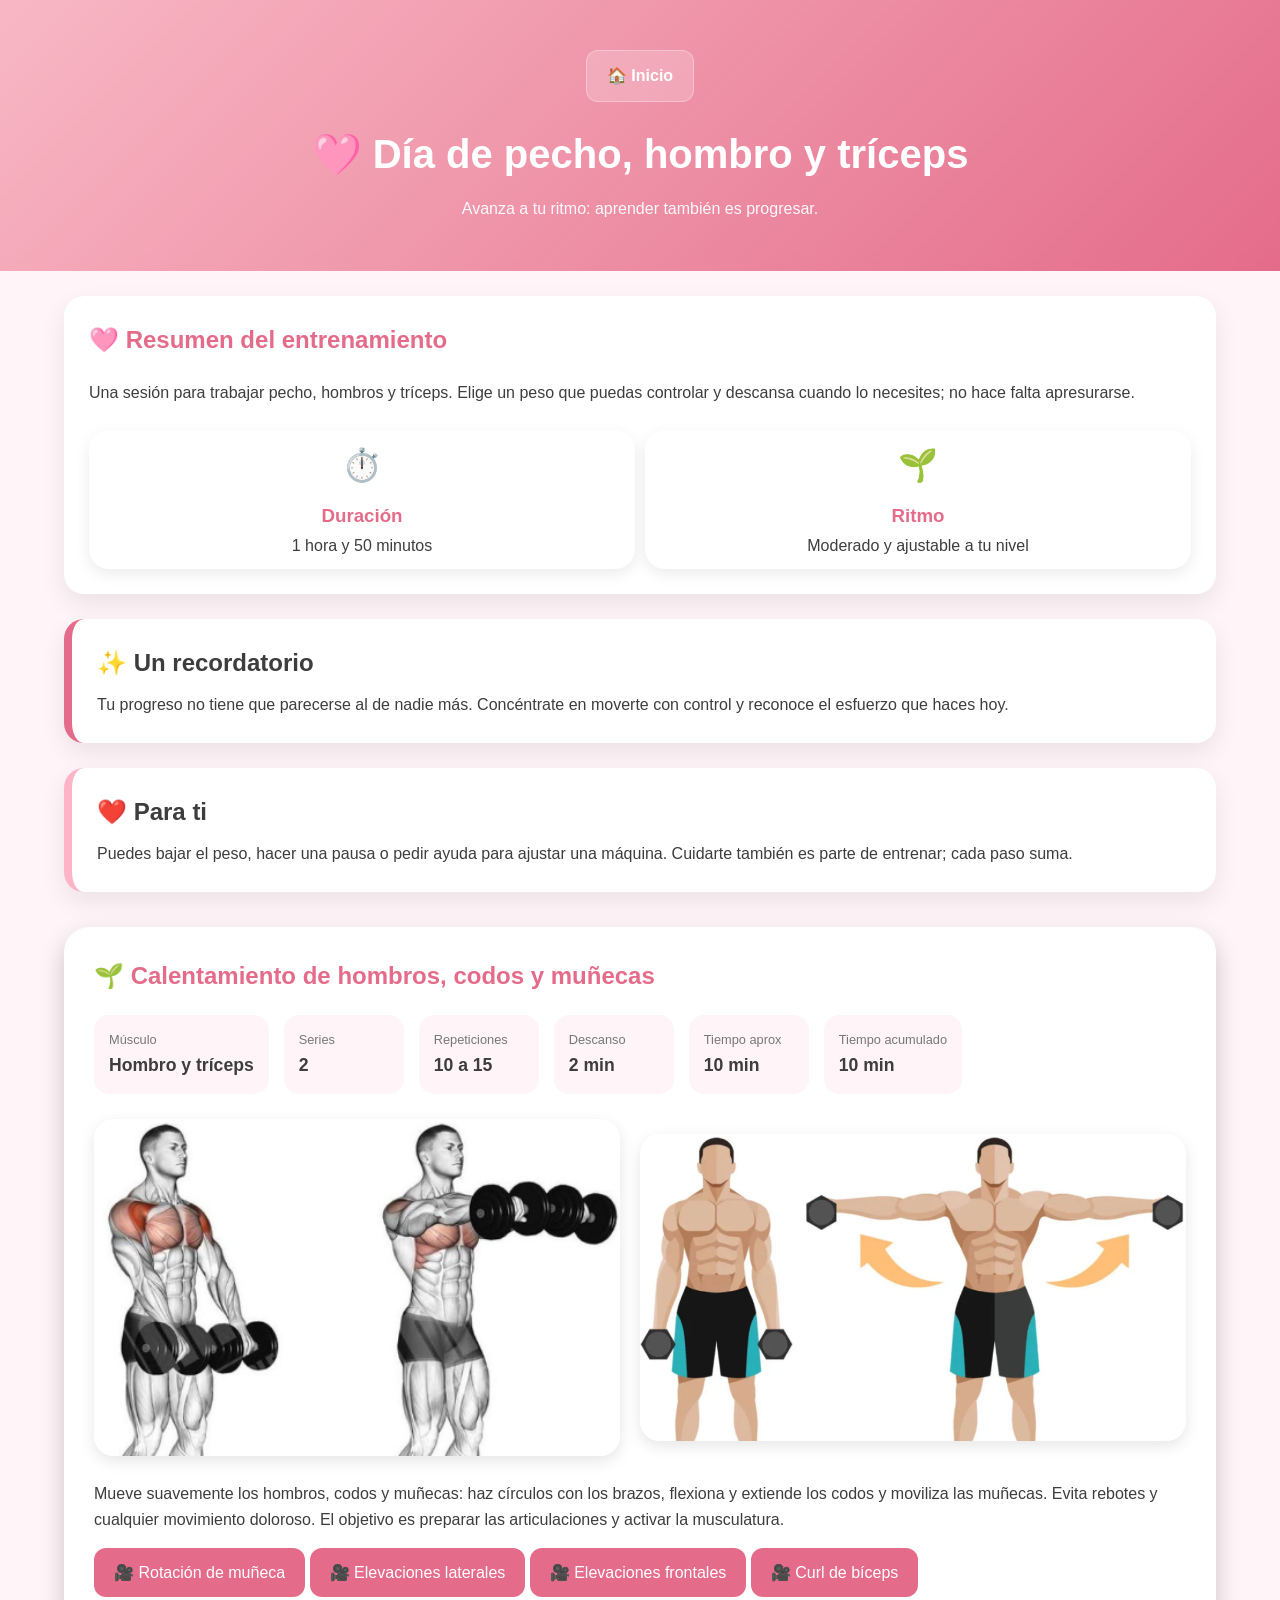
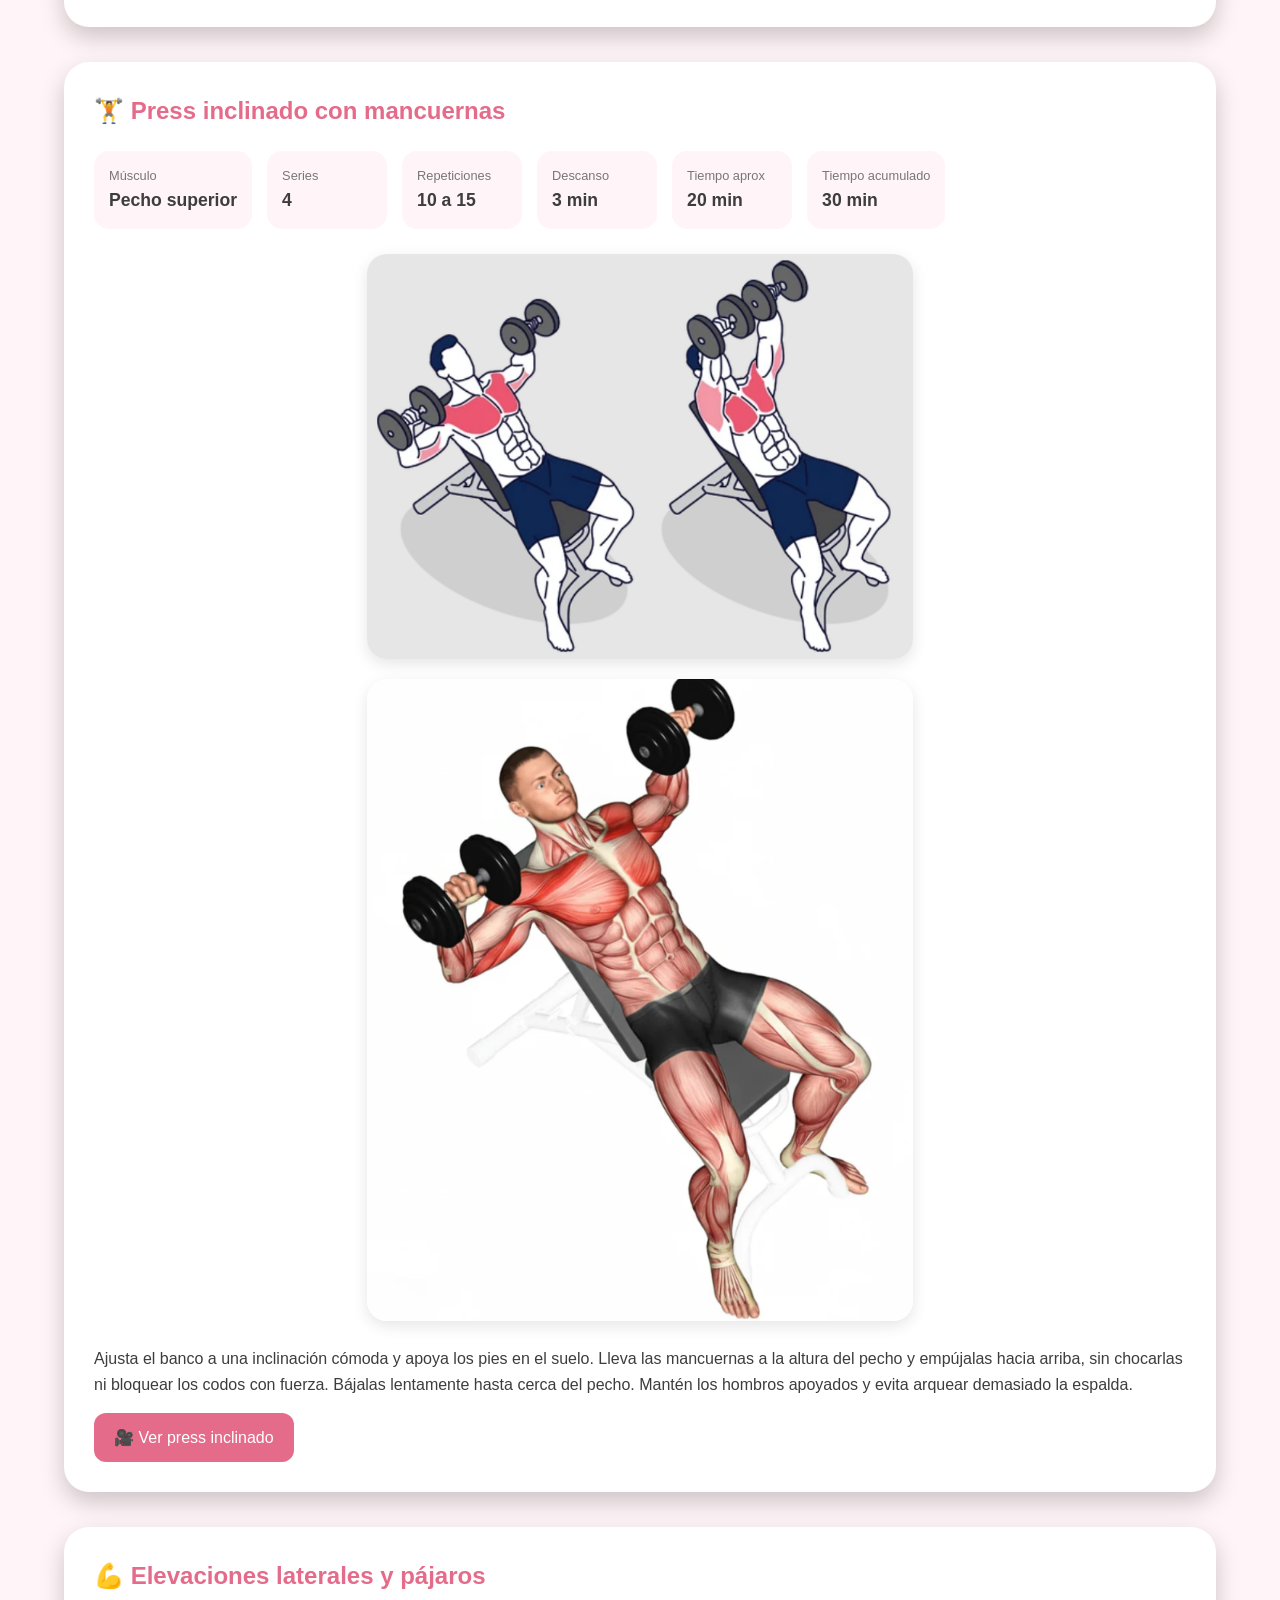
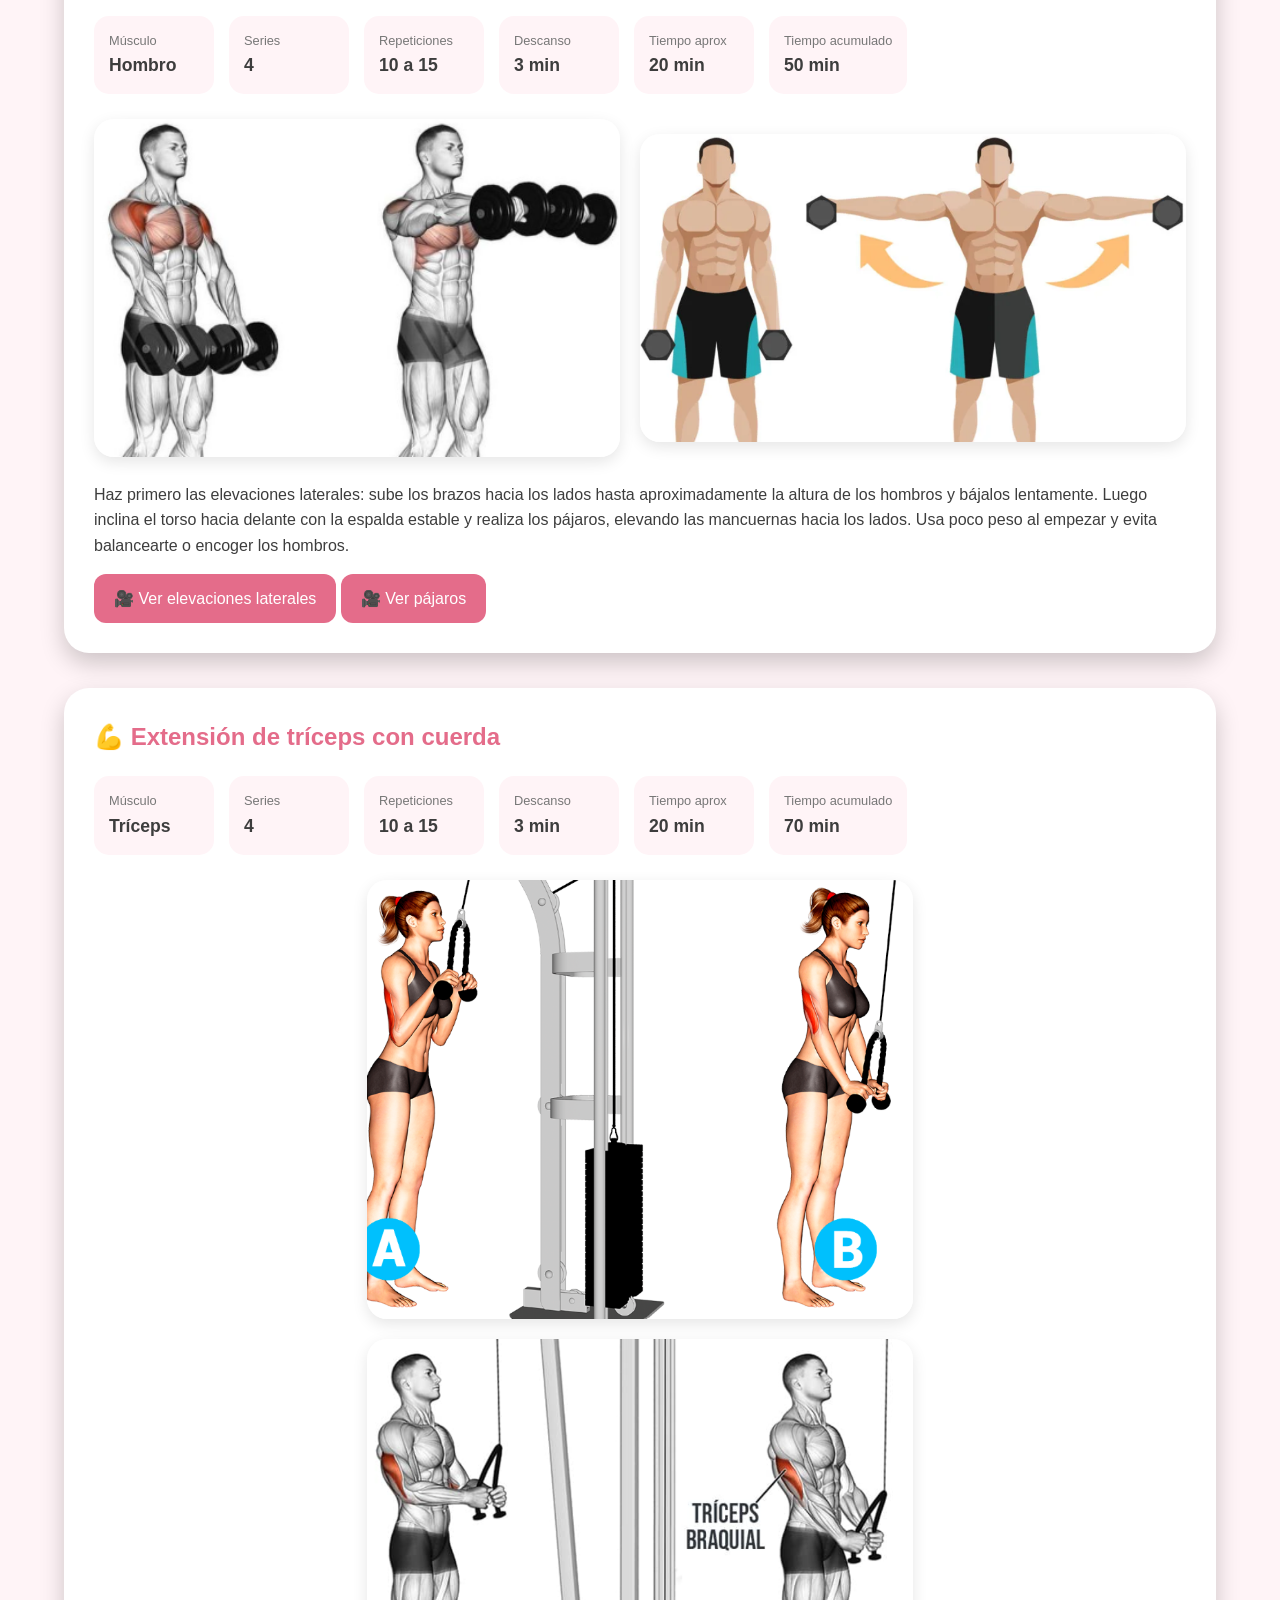
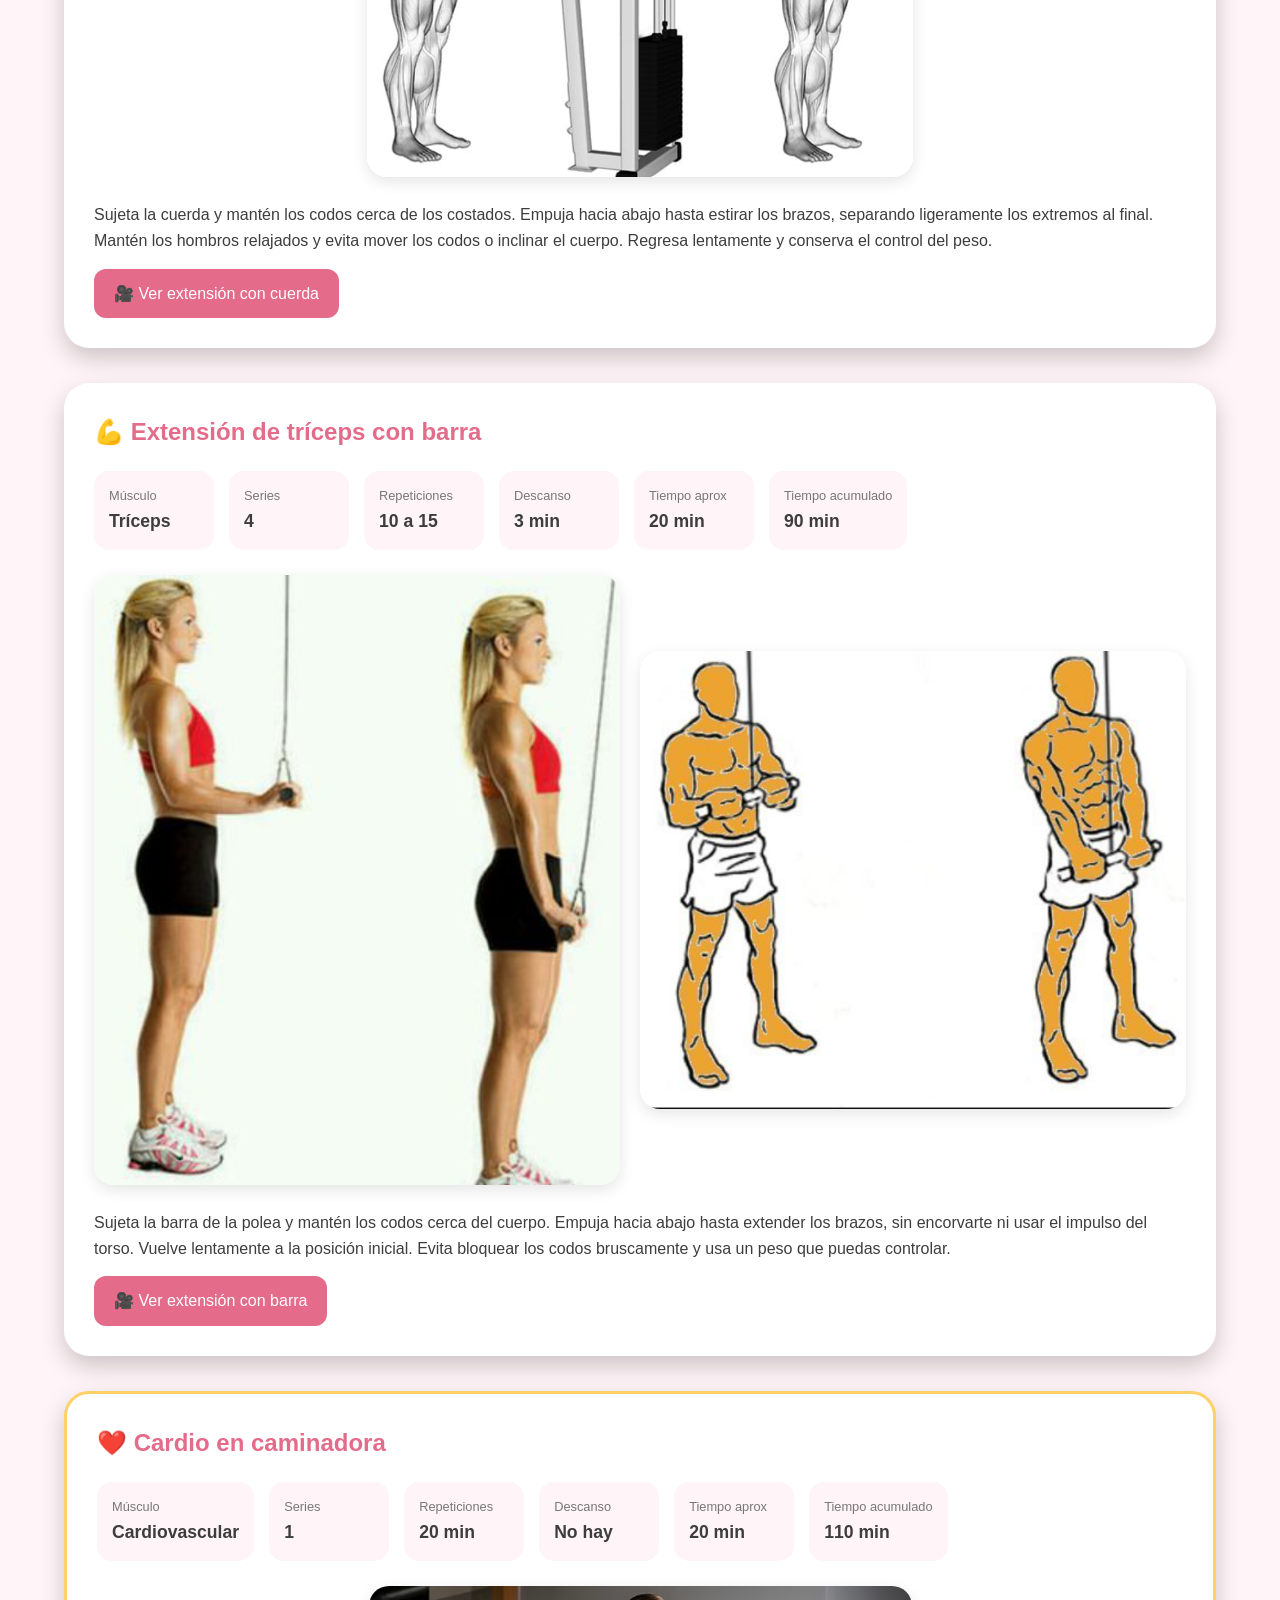
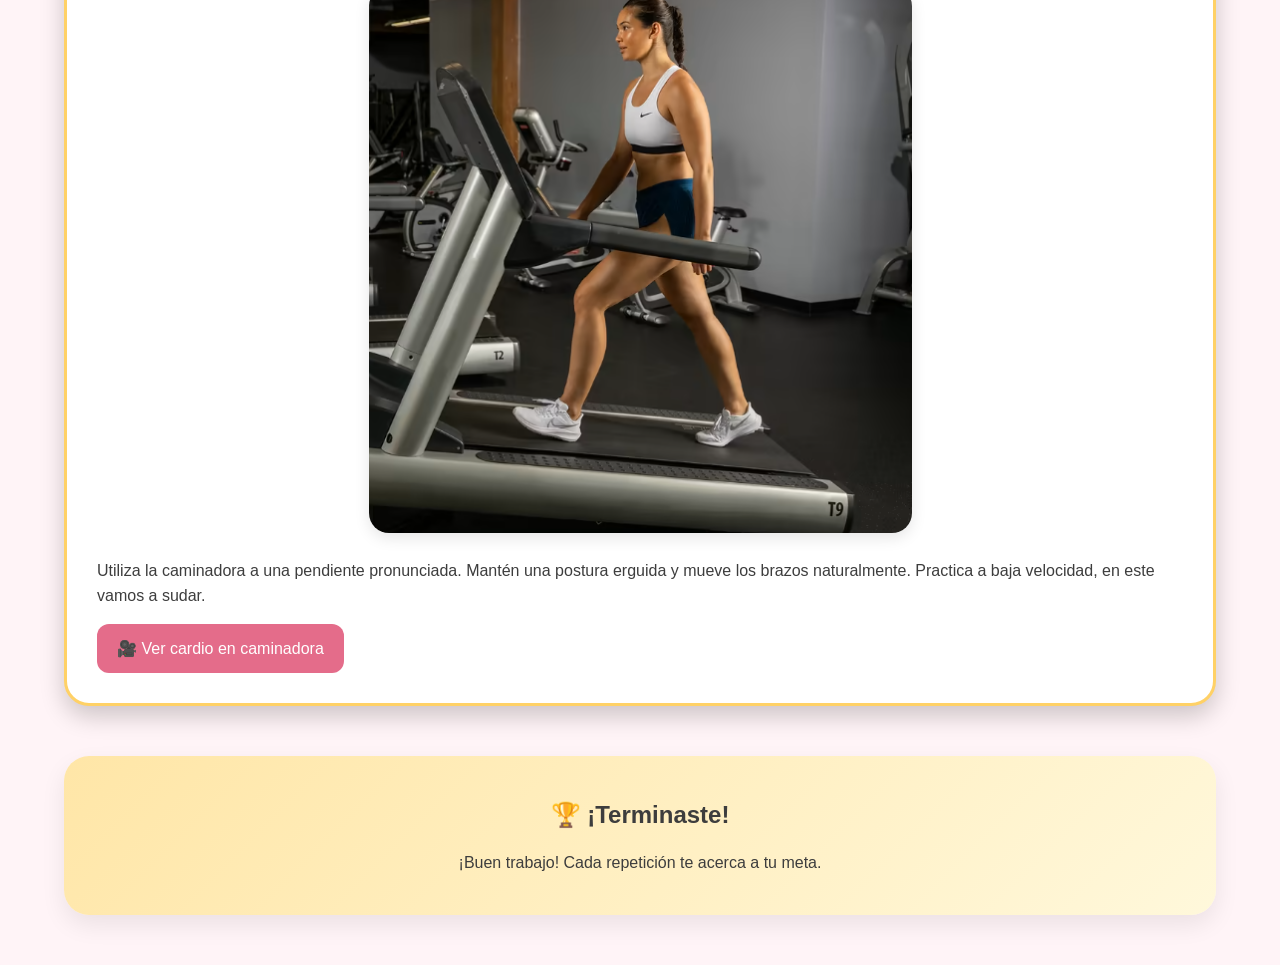
<file: dia-pecho.html>
<!DOCTYPE html>
<html lang="es">
<head>
    <meta charset="UTF-8">
    <meta name="viewport" content="width=device-width, initial-scale=1.0">
    <title>Día de pecho, hombro y tríceps ❤️</title>
    <link rel="stylesheet" href="styles.css">
</head>
<body class="tema-fuerza">
    <header>
        <a href="index.html" class="boton-inicio">🏠 Inicio</a>
        <h1>🩷 Día de pecho, hombro y tríceps</h1>
        <p class="subtitulo">Avanza a tu ritmo: aprender también es progresar.</p>
    </header>

    <section class="resumen-rutina">
        <div class="resumen-header"><h2>🩷 Resumen del entrenamiento</h2></div>
        <p>Una sesión para trabajar pecho, hombros y tríceps. Elige un peso que puedas controlar y descansa cuando lo necesites; no hace falta apresurarse.</p>
        <div class="objetivos-rutina">
            <div class="objetivo-card"><span>⏱️</span><h3>Duración</h3><p>1 hora y 50 minutos</p></div>
            <div class="objetivo-card"><span>🌱</span><h3>Ritmo</h3><p>Moderado y ajustable a tu nivel</p></div>
        </div>
    </section>

    <section class="mensaje motivacion">
        <h2>✨ Un recordatorio</h2>
        <p>Tu progreso no tiene que parecerse al de nadie más. Concéntrate en moverte con control y reconoce el esfuerzo que haces hoy.</p>
    </section>
    <section class="mensaje amor">
        <h2>❤️ Para ti</h2>
        <p>Puedes bajar el peso, hacer una pausa o pedir ayuda para ajustar una máquina. Cuidarte también es parte de entrenar; cada paso suma.</p>
    </section>

    <main class="container">
        <section class="ejercicio">
            <h2>🌱 Calentamiento de hombros, codos y muñecas</h2>
            <div class="stats">
                <div class="stat"><span>Músculo</span><strong>Hombro y tríceps</strong></div>
                <div class="stat"><span>Series</span><strong>2</strong></div>
                <div class="stat"><span>Repeticiones</span><strong>10 a 15</strong></div>
                <div class="stat"><span>Descanso</span><strong>2 min</strong></div>
                <div class="stat"><span>Tiempo aprox</span><strong>10 min</strong></div>
                <div class="stat"><span>Tiempo acumulado</span><strong>10 min</strong></div>
            </div>
            <div class="imagenes">
                <img src="imagenes/Vuelos de hombro frontal.png" alt="Movilidad y elevación frontal de hombros" class="ejercicio-img">
                <img src="imagenes/Vuelos de hombro.png" alt="Elevación lateral de hombros" class="ejercicio-img">
            </div>
            <p>Mueve suavemente los hombros, codos y muñecas: haz círculos con los brazos, flexiona y extiende los codos y moviliza las muñecas. Evita rebotes y cualquier movimiento doloroso. El objetivo es preparar las articulaciones y activar la musculatura.</p>
            <a href="https://www.youtube.com/shorts/q06sJnJ6ew4" class="boton-video" target="_blank" rel="noopener noreferrer">🎥 Rotación de muñeca</a>
            <a href="https://www.youtube.com/shorts/UFcaodmbXd8" class="boton-video" target="_blank" rel="noopener noreferrer">🎥 Elevaciones laterales</a>
            <a href="https://www.youtube.com/shorts/Hg0v5AiQqoc" class="boton-video" target="_blank" rel="noopener noreferrer">🎥 Elevaciones frontales</a>
            <a href="https://www.youtube.com/shorts/j1FjaWu5Am4" class="boton-video" target="_blank" rel="noopener noreferrer">🎥 Curl de bíceps</a>
        </section>

        <section class="ejercicio">
            <h2>🏋️ Press inclinado con mancuernas</h2>
            <div class="stats">
                <div class="stat"><span>Músculo</span><strong>Pecho superior</strong></div>
                <div class="stat"><span>Series</span><strong>4</strong></div>
                <div class="stat"><span>Repeticiones</span><strong>10 a 15</strong></div>
                <div class="stat"><span>Descanso</span><strong>3 min</strong></div>
                <div class="stat"><span>Tiempo aprox</span><strong>20 min</strong></div>
                <div class="stat"><span>Tiempo acumulado</span><strong>30 min</strong></div>
            </div>
            <div class="imagenes">
                <img src="imagenes/press_inclinado.png" alt="Posición inicial del press inclinado con mancuernas" class="ejercicio-img">
                <img src="imagenes/press_inclinado2.png" alt="Ejecución del press inclinado con mancuernas" class="ejercicio-img">
            </div>
            <p>Ajusta el banco a una inclinación cómoda y apoya los pies en el suelo. Lleva las mancuernas a la altura del pecho y empújalas hacia arriba, sin chocarlas ni bloquear los codos con fuerza. Bájalas lentamente hasta cerca del pecho. Mantén los hombros apoyados y evita arquear demasiado la espalda.</p>
            <a href="https://www.youtube.com/shorts/c8-MxpIHjnI" class="boton-video" target="_blank" rel="noopener noreferrer">🎥 Ver press inclinado</a>
        </section>

        <section class="ejercicio">
            <h2>💪 Elevaciones laterales y pájaros</h2>
            <div class="stats">
                <div class="stat"><span>Músculo</span><strong>Hombro</strong></div>
                <div class="stat"><span>Series</span><strong>4</strong></div>
                <div class="stat"><span>Repeticiones</span><strong>10 a 15</strong></div>
                <div class="stat"><span>Descanso</span><strong>3 min</strong></div>
                <div class="stat"><span>Tiempo aprox</span><strong>20 min</strong></div>
                <div class="stat"><span>Tiempo acumulado</span><strong>50 min</strong></div>
            </div>
            <div class="imagenes">
                <img src="imagenes/Vuelos de hombro frontal.png" alt="Elevación lateral de hombros" class="ejercicio-img">
                <img src="imagenes/Vuelos de hombro.png" alt="Pájaros para hombros" class="ejercicio-img">
            </div>
            <p>Haz primero las elevaciones laterales: sube los brazos hacia los lados hasta aproximadamente la altura de los hombros y bájalos lentamente. Luego inclina el torso hacia delante con la espalda estable y realiza los pájaros, elevando las mancuernas hacia los lados. Usa poco peso al empezar y evita balancearte o encoger los hombros.</p>
            <a href="https://www.youtube.com/shorts/UFcaodmbXd8" class="boton-video" target="_blank" rel="noopener noreferrer">🎥 Ver elevaciones laterales</a>
            <a href="https://www.youtube.com/shorts/Hg0v5AiQqoc" class="boton-video" target="_blank" rel="noopener noreferrer">🎥 Ver pájaros</a>
        </section>

        <section class="ejercicio">
            <h2>💪 Extensión de tríceps con cuerda</h2>
            <div class="stats">
                <div class="stat"><span>Músculo</span><strong>Tríceps</strong></div>
                <div class="stat"><span>Series</span><strong>4</strong></div>
                <div class="stat"><span>Repeticiones</span><strong>10 a 15</strong></div>
                <div class="stat"><span>Descanso</span><strong>3 min</strong></div>
                <div class="stat"><span>Tiempo aprox</span><strong>20 min</strong></div>
                <div class="stat"><span>Tiempo acumulado</span><strong>70 min</strong></div>
            </div>
            <div class="imagenes">
                <img src="imagenes/Triceps_polea_extension_cuerda2.png" alt="Inicio de extensión de tríceps con cuerda" class="ejercicio-img">
                <img src="imagenes/Triceps_polea_extension_cuerda.png" alt="Extensión de tríceps con cuerda" class="ejercicio-img">
            </div>
            <p>Sujeta la cuerda y mantén los codos cerca de los costados. Empuja hacia abajo hasta estirar los brazos, separando ligeramente los extremos al final. Mantén los hombros relajados y evita mover los codos o inclinar el cuerpo. Regresa lentamente y conserva el control del peso.</p>
            <a href="https://www.youtube.com/shorts/4NWWB0f0vzQ" class="boton-video" target="_blank" rel="noopener noreferrer">🎥 Ver extensión con cuerda</a>
        </section>

        <section class="ejercicio">
            <h2>💪 Extensión de tríceps con barra</h2>
            <div class="stats">
                <div class="stat"><span>Músculo</span><strong>Tríceps</strong></div>
                <div class="stat"><span>Series</span><strong>4</strong></div>
                <div class="stat"><span>Repeticiones</span><strong>10 a 15</strong></div>
                <div class="stat"><span>Descanso</span><strong>3 min</strong></div>
                <div class="stat"><span>Tiempo aprox</span><strong>20 min</strong></div>
                <div class="stat"><span>Tiempo acumulado</span><strong>90 min</strong></div>
            </div>
            <div class="imagenes">
                <img src="imagenes/Triceps_polea_extension_barra2.png" alt="Inicio de extensión de tríceps con barra" class="ejercicio-img">
                <img src="imagenes/Triceps_polea_extension_barra.png" alt="Extensión de tríceps con barra" class="ejercicio-img">
            </div>
            <p>Sujeta la barra de la polea y mantén los codos cerca del cuerpo. Empuja hacia abajo hasta extender los brazos, sin encorvarte ni usar el impulso del torso. Vuelve lentamente a la posición inicial. Evita bloquear los codos bruscamente y usa un peso que puedas controlar.</p>
            <a href="https://www.youtube.com/shorts/f9_lilhE5Ik" class="boton-video" target="_blank" rel="noopener noreferrer">🎥 Ver extensión con barra</a>
        </section>

        <section class="ejercicio secundario">
            <h2>❤️ Cardio en caminadora</h2>
            <div class="stats">
                <div class="stat"><span>Músculo</span><strong>Cardiovascular</strong></div>
                <div class="stat"><span>Series</span><strong>1</strong></div>
                <div class="stat"><span>Repeticiones</span><strong>20 min</strong></div>
                <div class="stat"><span>Descanso</span><strong>No hay</strong></div>
                <div class="stat"><span>Tiempo aprox</span><strong>20 min</strong></div>
                <div class="stat"><span>Tiempo acumulado</span><strong>110 min</strong></div>
            </div>
            <div class="imagenes">
                <img src="imagenes/cardio.png" alt="Cardio en caminadora" class="ejercicio-img">
            </div>
            <p>Utiliza la caminadora a una pendiente pronunciada. Mantén una postura erguida y mueve los brazos naturalmente. Practica a baja velocidad, en este vamos a sudar.</p>
            <a href="https://www.youtube.com/shorts/bFt1nwDCkV0" class="boton-video" target="_blank" rel="noopener noreferrer">🎥 Ver cardio en caminadora</a>
        </section>

        <section class="logro">
            <h2>🏆 ¡Terminaste!</h2>
            <p>¡Buen trabajo! Cada repetición te acerca a tu meta.</p>
        </section>
    </main>
</body>
</html>
</file>
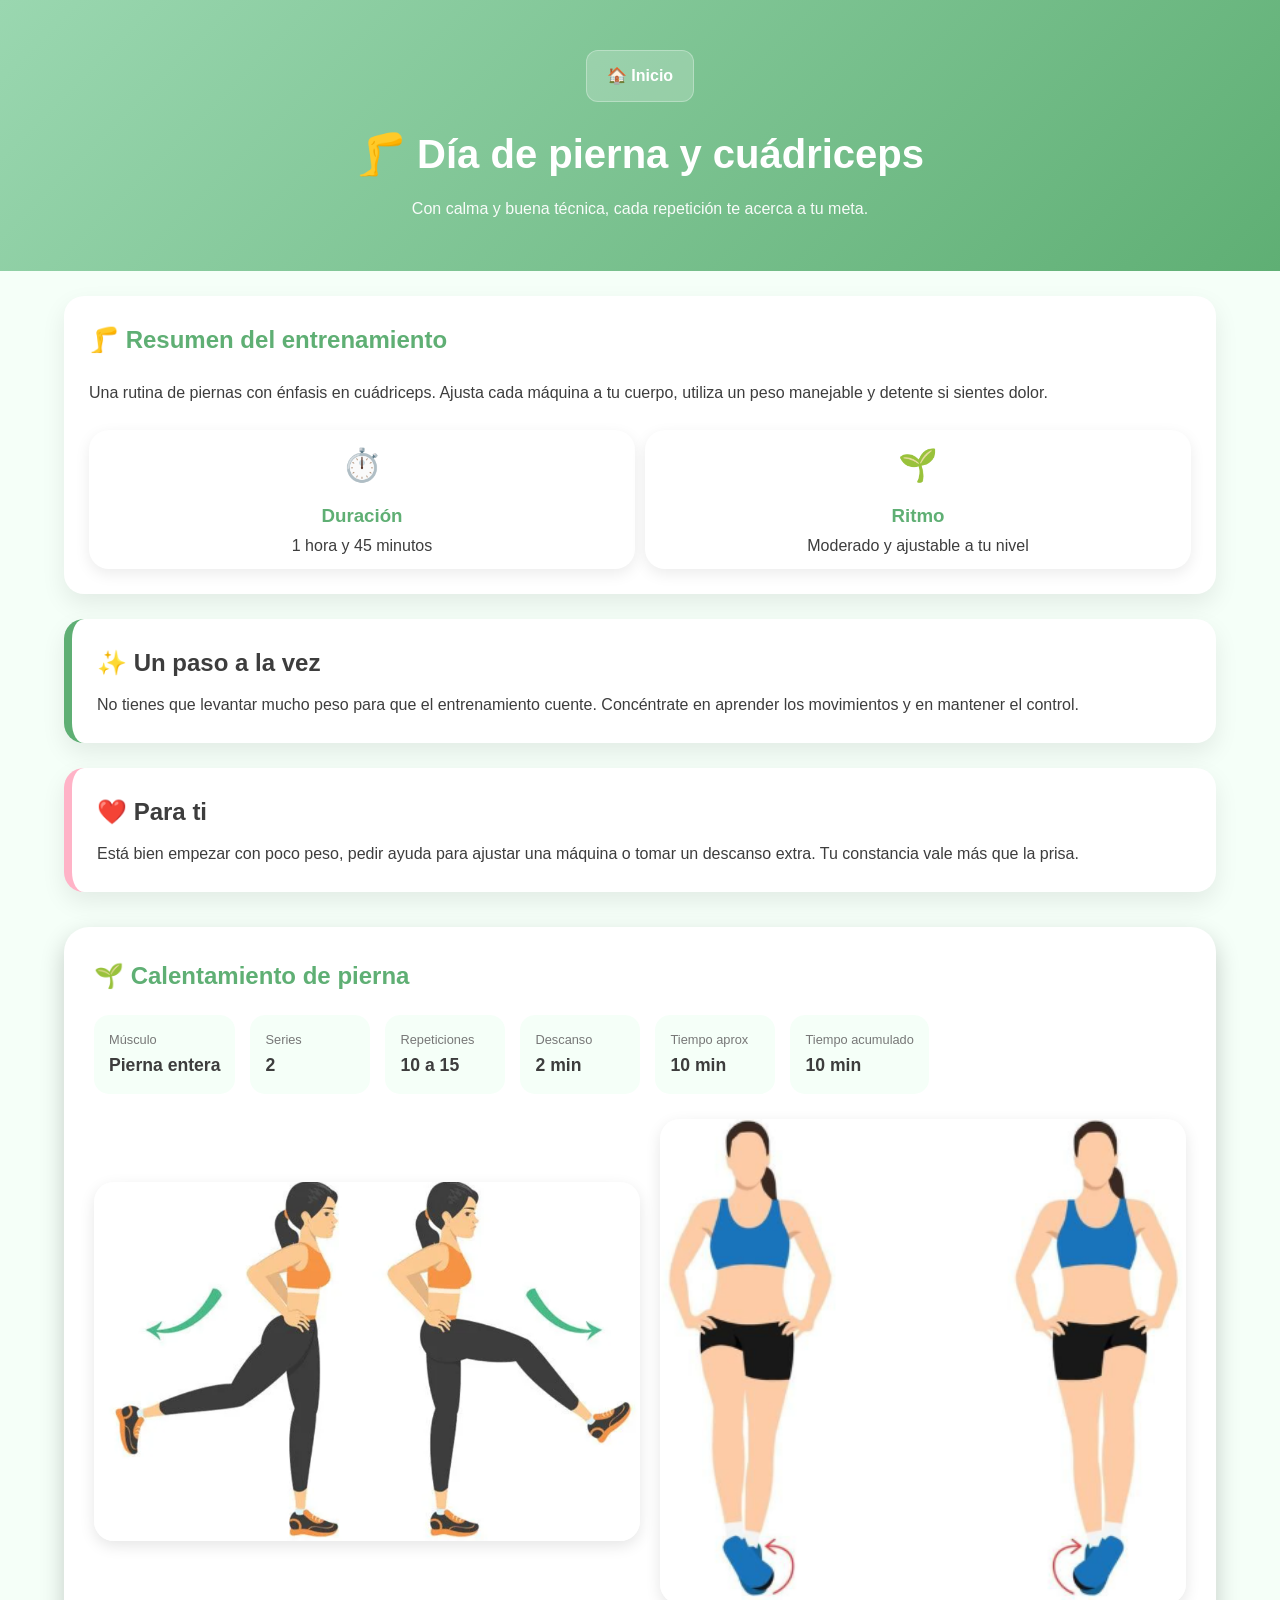
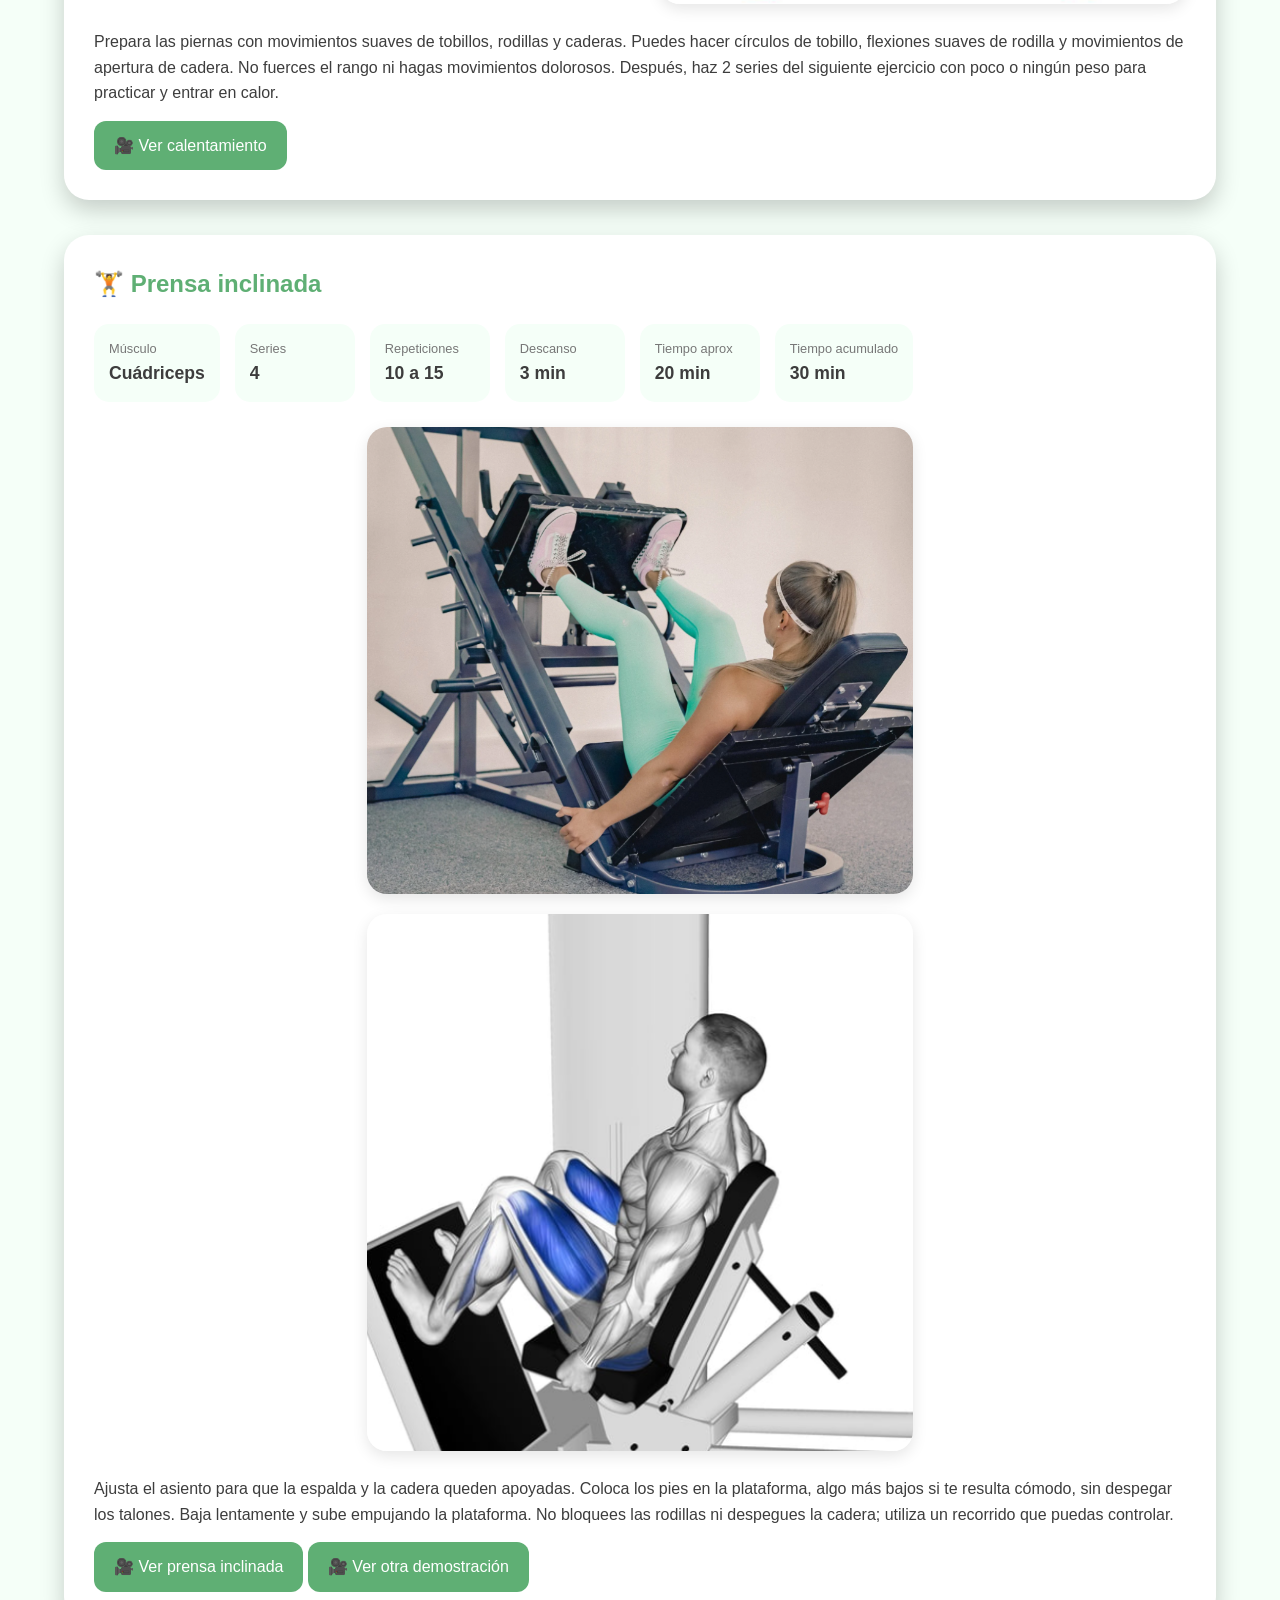
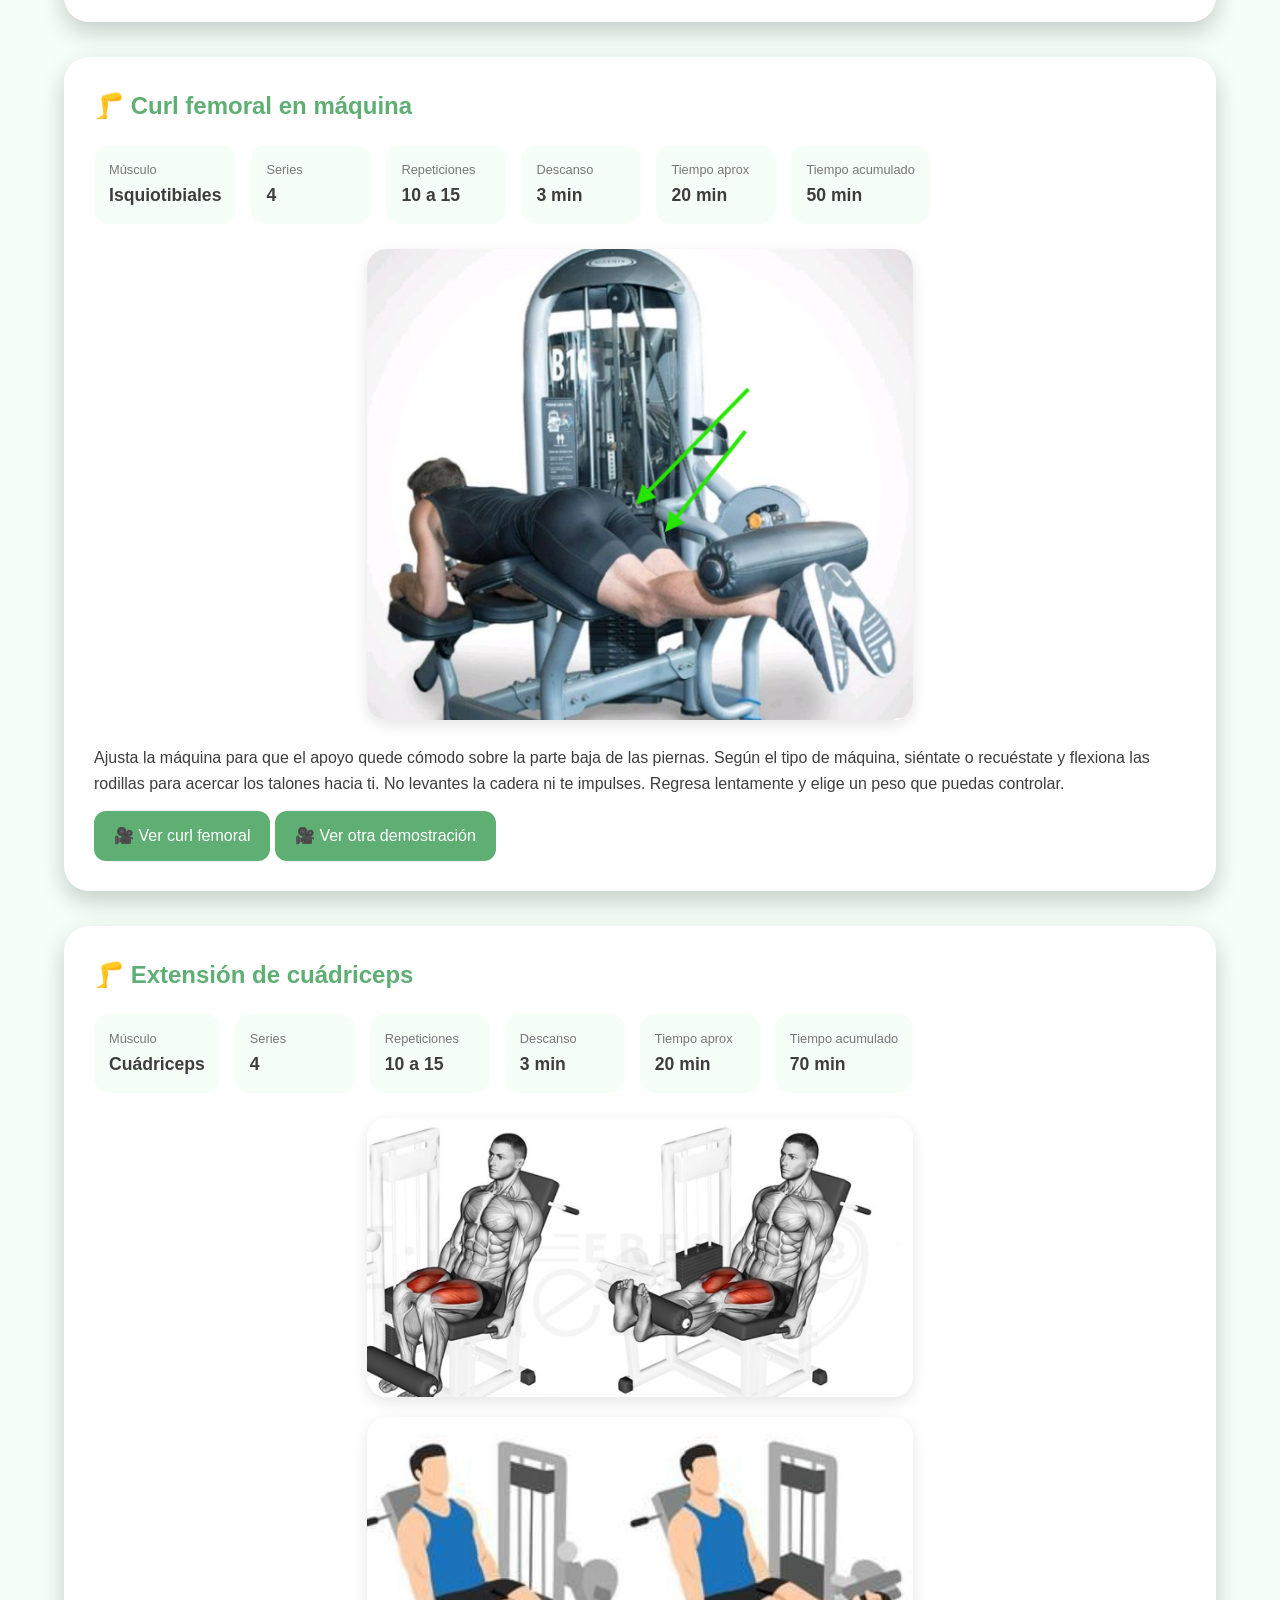
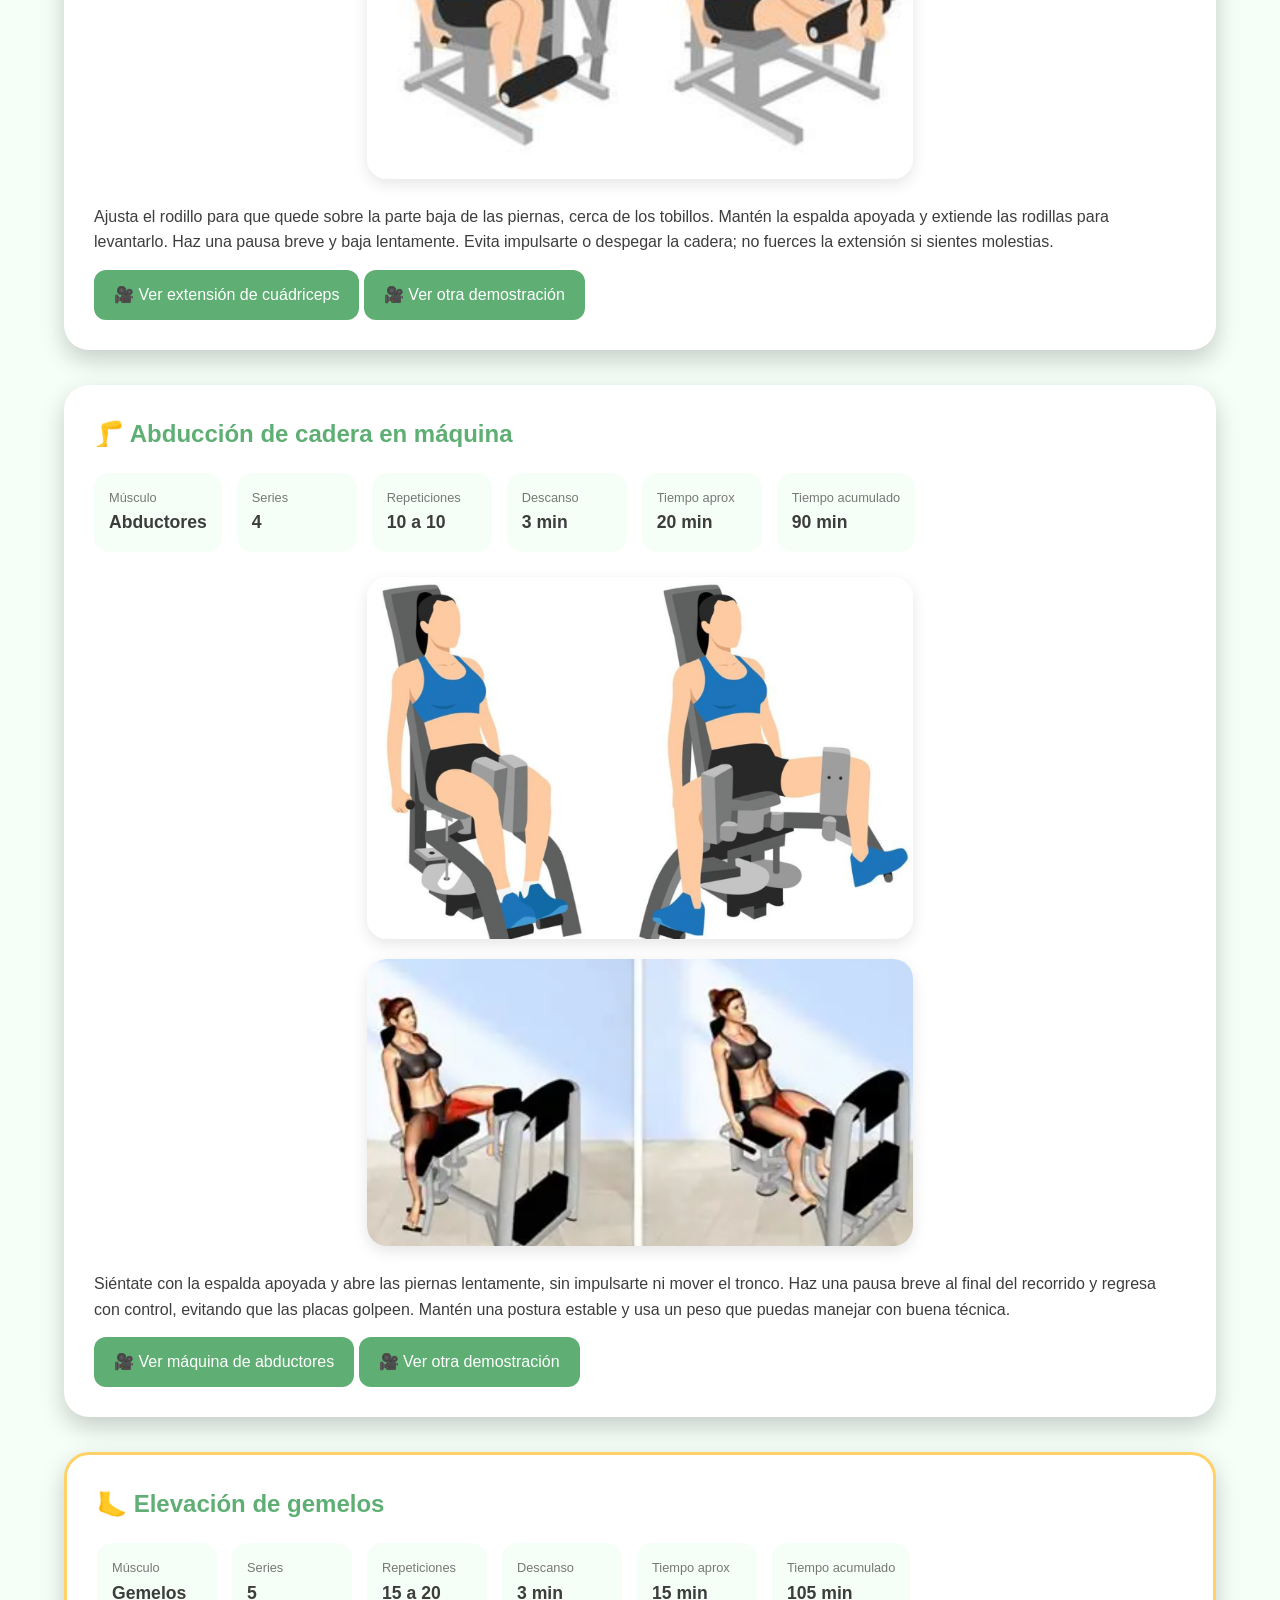
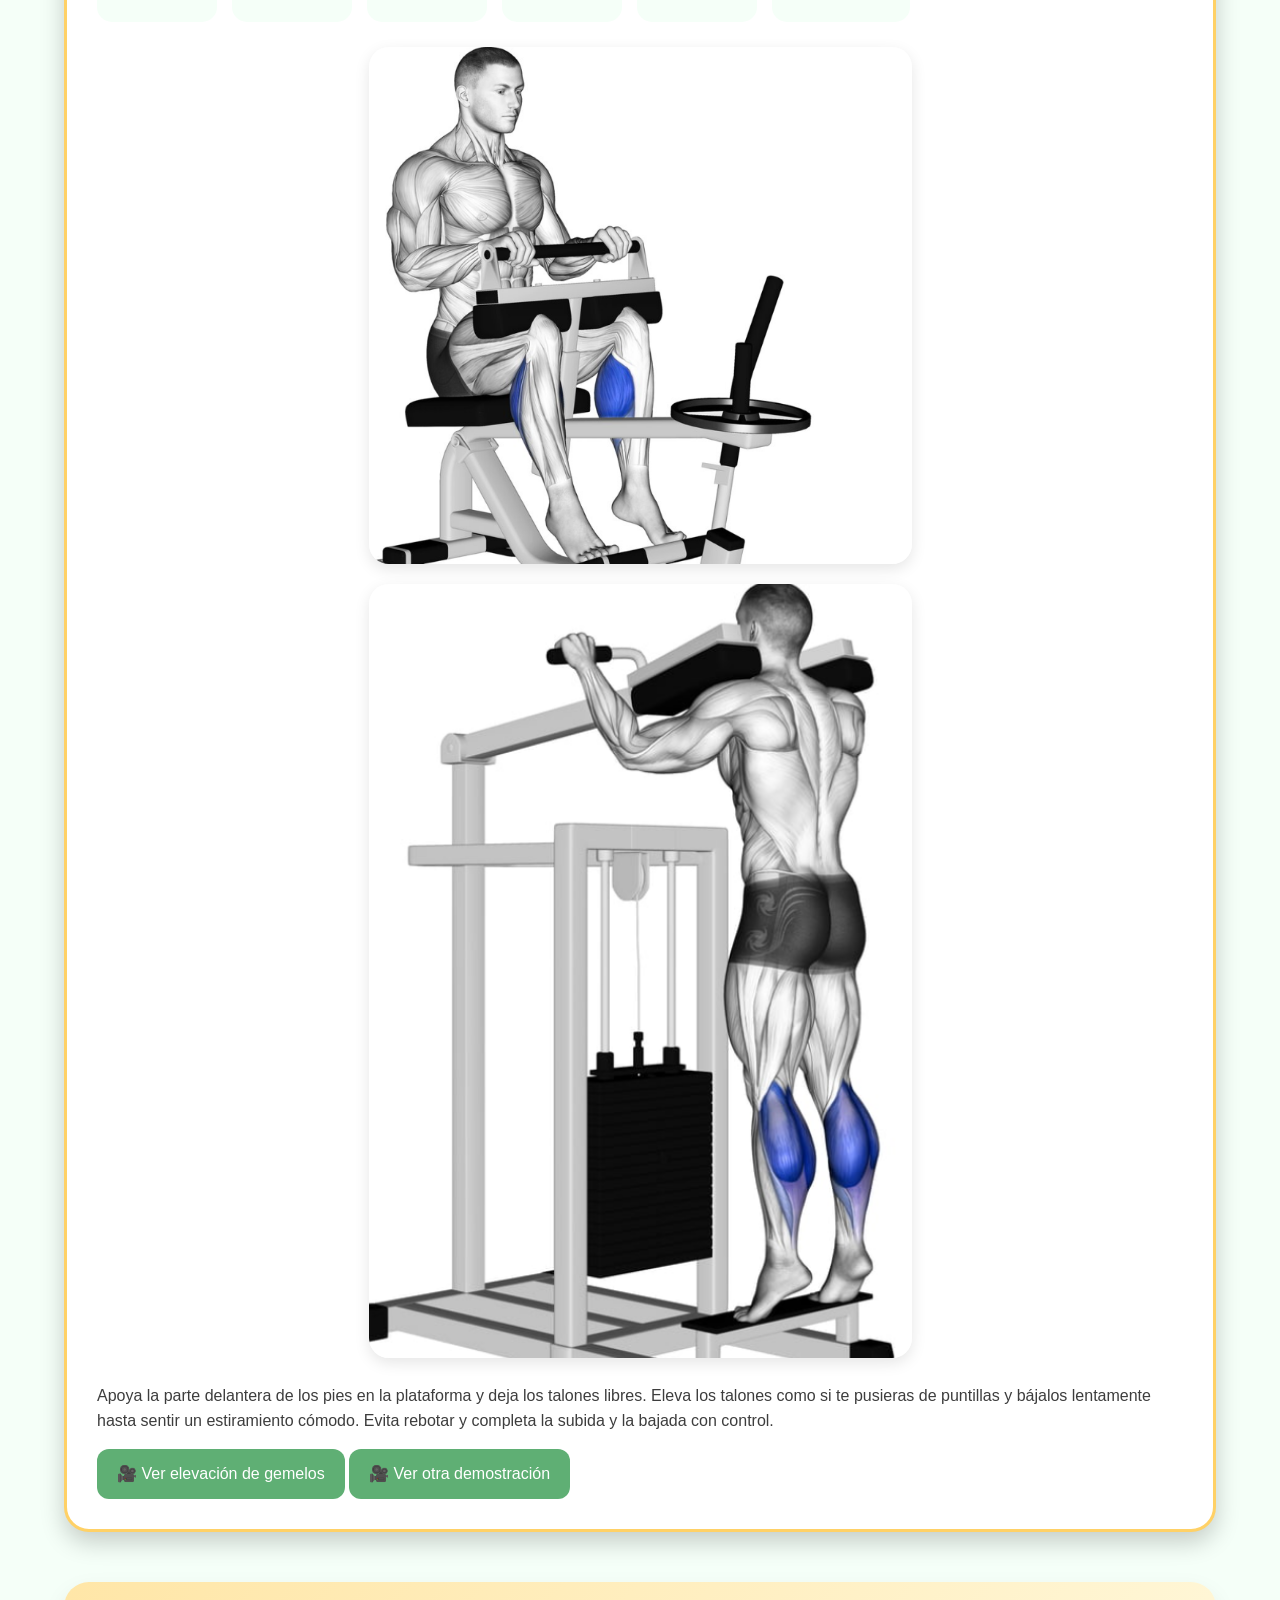
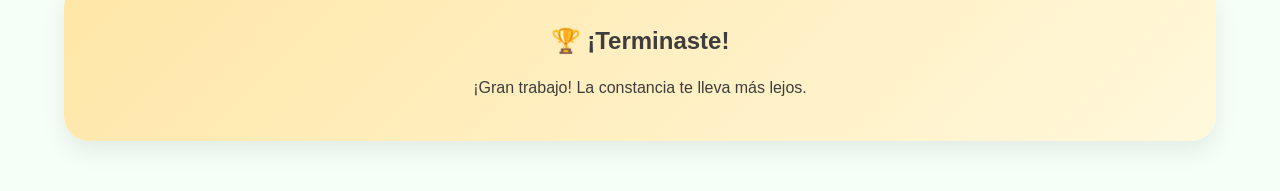
<file: dia-pierna-cuadriceps-a.html>
<!DOCTYPE html>
<html lang="es">
<head>
    <meta charset="UTF-8">
    <meta name="viewport" content="width=device-width, initial-scale=1.0">
    <title>Día de pierna y cuádriceps ❤️</title>
    <link rel="stylesheet" href="styles.css">
</head>
<body class="tema-pierna">
    <header>
        <a href="index.html" class="boton-inicio">🏠 Inicio</a>
        <h1>🦵 Día de pierna y cuádriceps</h1>
        <p class="subtitulo">Con calma y buena técnica, cada repetición te acerca a tu meta.</p>
    </header>

    <section class="resumen-rutina">
        <div class="resumen-header"><h2>🦵 Resumen del entrenamiento</h2></div>
        <p>Una rutina de piernas con énfasis en cuádriceps. Ajusta cada máquina a tu cuerpo, utiliza un peso manejable y detente si sientes dolor.</p>
        <div class="objetivos-rutina">
            <div class="objetivo-card"><span>⏱️</span><h3>Duración</h3><p>1 hora y 45 minutos</p></div>
            <div class="objetivo-card"><span>🌱</span><h3>Ritmo</h3><p>Moderado y ajustable a tu nivel</p></div>
        </div>
    </section>

    <section class="mensaje motivacion">
        <h2>✨ Un paso a la vez</h2>
        <p>No tienes que levantar mucho peso para que el entrenamiento cuente. Concéntrate en aprender los movimientos y en mantener el control.</p>
    </section>
    <section class="mensaje amor">
        <h2>❤️ Para ti</h2>
        <p>Está bien empezar con poco peso, pedir ayuda para ajustar una máquina o tomar un descanso extra. Tu constancia vale más que la prisa.</p>
    </section>

    <main class="container">
        <section class="ejercicio">
            <h2>🌱 Calentamiento de pierna</h2>
            <div class="stats">
                <div class="stat"><span>Músculo</span><strong>Pierna entera</strong></div>
                <div class="stat"><span>Series</span><strong>2</strong></div>
                <div class="stat"><span>Repeticiones</span><strong>10 a 15</strong></div>
                <div class="stat"><span>Descanso</span><strong>2 min</strong></div>
                <div class="stat"><span>Tiempo aprox</span><strong>10 min</strong></div>
                <div class="stat"><span>Tiempo acumulado</span><strong>10 min</strong></div>
            </div>
            <div class="imagenes">
                <img src="imagenes/Calentamiento pierna.png" alt="Movilidad para calentar las piernas" class="ejercicio-img">
                <img src="imagenes/Calentamiento pierna 2.png" alt="Segundo ejercicio de calentamiento de piernas" class="ejercicio-img">
            </div>
            <p>Prepara las piernas con movimientos suaves de tobillos, rodillas y caderas. Puedes hacer círculos de tobillo, flexiones suaves de rodilla y movimientos de apertura de cadera. No fuerces el rango ni hagas movimientos dolorosos. Después, haz 2 series del siguiente ejercicio con poco o ningún peso para practicar y entrar en calor.</p>
            <a href="https://www.youtube.com/shorts/VHkqEiJvtHQ" class="boton-video" target="_blank" rel="noopener noreferrer">🎥 Ver calentamiento</a>
        </section>

        <section class="ejercicio">
            <h2>🏋️ Prensa inclinada</h2>
            <div class="stats">
                <div class="stat"><span>Músculo</span><strong>Cuádriceps</strong></div>
                <div class="stat"><span>Series</span><strong>4</strong></div>
                <div class="stat"><span>Repeticiones</span><strong>10 a 15</strong></div>
                <div class="stat"><span>Descanso</span><strong>3 min</strong></div>
                <div class="stat"><span>Tiempo aprox</span><strong>20 min</strong></div>
                <div class="stat"><span>Tiempo acumulado</span><strong>30 min</strong></div>
            </div>
            <div class="imagenes">
                <img src="imagenes/prensa.png" alt="Posición inicial en prensa inclinada" class="ejercicio-img">
                <img src="imagenes/prensa2.png" alt="Ejecución de prensa inclinada" class="ejercicio-img">
            </div>
            <p>Ajusta el asiento para que la espalda y la cadera queden apoyadas. Coloca los pies en la plataforma, algo más bajos si te resulta cómodo, sin despegar los talones. Baja lentamente y sube empujando la plataforma. No bloquees las rodillas ni despegues la cadera; utiliza un recorrido que puedas controlar.</p>
            <a href="https://www.youtube.com/shorts/CZrG20G5B1g" class="boton-video" target="_blank" rel="noopener noreferrer">🎥 Ver prensa inclinada</a>
            <a href="https://www.youtube.com/shorts/WAjen1w8kWM" class="boton-video" target="_blank" rel="noopener noreferrer">🎥 Ver otra demostración</a>
        </section>

        <section class="ejercicio">
            <h2>🦵 Curl femoral en máquina</h2>
            <div class="stats">
                <div class="stat"><span>Músculo</span><strong>Isquiotibiales</strong></div>
                <div class="stat"><span>Series</span><strong>4</strong></div>
                <div class="stat"><span>Repeticiones</span><strong>10 a 15</strong></div>
                <div class="stat"><span>Descanso</span><strong>3 min</strong></div>
                <div class="stat"><span>Tiempo aprox</span><strong>20 min</strong></div>
                <div class="stat"><span>Tiempo acumulado</span><strong>50 min</strong></div>
            </div>
            <div class="imagenes">
                <img src="imagenes/isquitibiales.png" alt="Máquina para curl femoral" class="ejercicio-img">
            </div>
            <p>Ajusta la máquina para que el apoyo quede cómodo sobre la parte baja de las piernas. Según el tipo de máquina, siéntate o recuéstate y flexiona las rodillas para acercar los talones hacia ti. No levantes la cadera ni te impulses. Regresa lentamente y elige un peso que puedas controlar.</p>
            <a href="https://www.youtube.com/shorts/lxrqWX_7KSw" class="boton-video" target="_blank" rel="noopener noreferrer">🎥 Ver curl femoral</a>
            <a href="https://www.youtube.com/shorts/_3rU-BqBDj8" class="boton-video" target="_blank" rel="noopener noreferrer">🎥 Ver otra demostración</a>
        </section>

        <section class="ejercicio">
            <h2>🦵 Extensión de cuádriceps</h2>
            <div class="stats">
                <div class="stat"><span>Músculo</span><strong>Cuádriceps</strong></div>
                <div class="stat"><span>Series</span><strong>4</strong></div>
                <div class="stat"><span>Repeticiones</span><strong>10 a 15</strong></div>
                <div class="stat"><span>Descanso</span><strong>3 min</strong></div>
                <div class="stat"><span>Tiempo aprox</span><strong>20 min</strong></div>
                <div class="stat"><span>Tiempo acumulado</span><strong>70 min</strong></div>
            </div>
            <div class="imagenes">
                <img src="imagenes/extension_cuadriceps.png" alt="Posición inicial de extensión de cuádriceps" class="ejercicio-img">
                <img src="imagenes/extension_cuadriceps2.png" alt="Extensión de cuádriceps en máquina" class="ejercicio-img">
            </div>
            <p>Ajusta el rodillo para que quede sobre la parte baja de las piernas, cerca de los tobillos. Mantén la espalda apoyada y extiende las rodillas para levantarlo. Haz una pausa breve y baja lentamente. Evita impulsarte o despegar la cadera; no fuerces la extensión si sientes molestias.</p>
            <a href="https://www.youtube.com/shorts/uM86QE59Tgc" class="boton-video" target="_blank" rel="noopener noreferrer">🎥 Ver extensión de cuádriceps</a>
            <a href="https://www.youtube.com/shorts/SguKyjZ6y9Q" class="boton-video" target="_blank" rel="noopener noreferrer">🎥 Ver otra demostración</a>
        </section>

        <section class="ejercicio">
            <h2>🦵 Abducción de cadera en máquina</h2>
            <div class="stats">
                <div class="stat"><span>Músculo</span><strong>Abductores</strong></div>
                <div class="stat"><span>Series</span><strong>4</strong></div>
                <div class="stat"><span>Repeticiones</span><strong>10 a 10</strong></div>
                <div class="stat"><span>Descanso</span><strong>3 min</strong></div>
                <div class="stat"><span>Tiempo aprox</span><strong>20 min</strong></div>
                <div class="stat"><span>Tiempo acumulado</span><strong>90 min</strong></div>
            </div>
            <div class="imagenes">
                <img src="imagenes/abductor.png" alt="Máquina de abducción de cadera" class="ejercicio-img">
                <img src="imagenes/abductor2.png" alt="Apertura de piernas en máquina de abductores" class="ejercicio-img">
            </div>
            <p>Siéntate con la espalda apoyada y abre las piernas lentamente, sin impulsarte ni mover el tronco. Haz una pausa breve al final del recorrido y regresa con control, evitando que las placas golpeen. Mantén una postura estable y usa un peso que puedas manejar con buena técnica.</p>
            <a href="https://www.youtube.com/shorts/ffvx5M5uSG0" class="boton-video" target="_blank" rel="noopener noreferrer">🎥 Ver máquina de abductores</a>
            <a href="https://www.youtube.com/shorts/76uNT_VMhPI" class="boton-video" target="_blank" rel="noopener noreferrer">🎥 Ver otra demostración</a>
        </section>

        <section class="ejercicio secundario">
            <h2>🦶 Elevación de gemelos</h2>
            <div class="stats">
                <div class="stat"><span>Músculo</span><strong>Gemelos</strong></div>
                <div class="stat"><span>Series</span><strong>5</strong></div>
                <div class="stat"><span>Repeticiones</span><strong>15 a 20</strong></div>
                <div class="stat"><span>Descanso</span><strong>3 min</strong></div>
                <div class="stat"><span>Tiempo aprox</span><strong>15 min</strong></div>
                <div class="stat"><span>Tiempo acumulado</span><strong>105 min</strong></div>
            </div>
            <div class="imagenes">
                <img src="imagenes/gemelos.png" alt="Posición para elevación de gemelos" class="ejercicio-img">
                <img src="imagenes/gemelos2.png" alt="Elevación de talones para trabajar gemelos" class="ejercicio-img">
            </div>
            <p>Apoya la parte delantera de los pies en la plataforma y deja los talones libres. Eleva los talones como si te pusieras de puntillas y bájalos lentamente hasta sentir un estiramiento cómodo. Evita rebotar y completa la subida y la bajada con control.</p>
            <a href="https://www.youtube.com/shorts/FtYFpEC2GYM" class="boton-video" target="_blank" rel="noopener noreferrer">🎥 Ver elevación de gemelos</a>
            <a href="https://www.youtube.com/shorts/pfM1DK7SRH0" class="boton-video" target="_blank" rel="noopener noreferrer">🎥 Ver otra demostración</a>
        </section>

        <section class="logro">
            <h2>🏆 ¡Terminaste!</h2>
            <p>¡Gran trabajo! La constancia te lleva más lejos.</p>
        </section>
    </main>
</body>
</html>
</file>
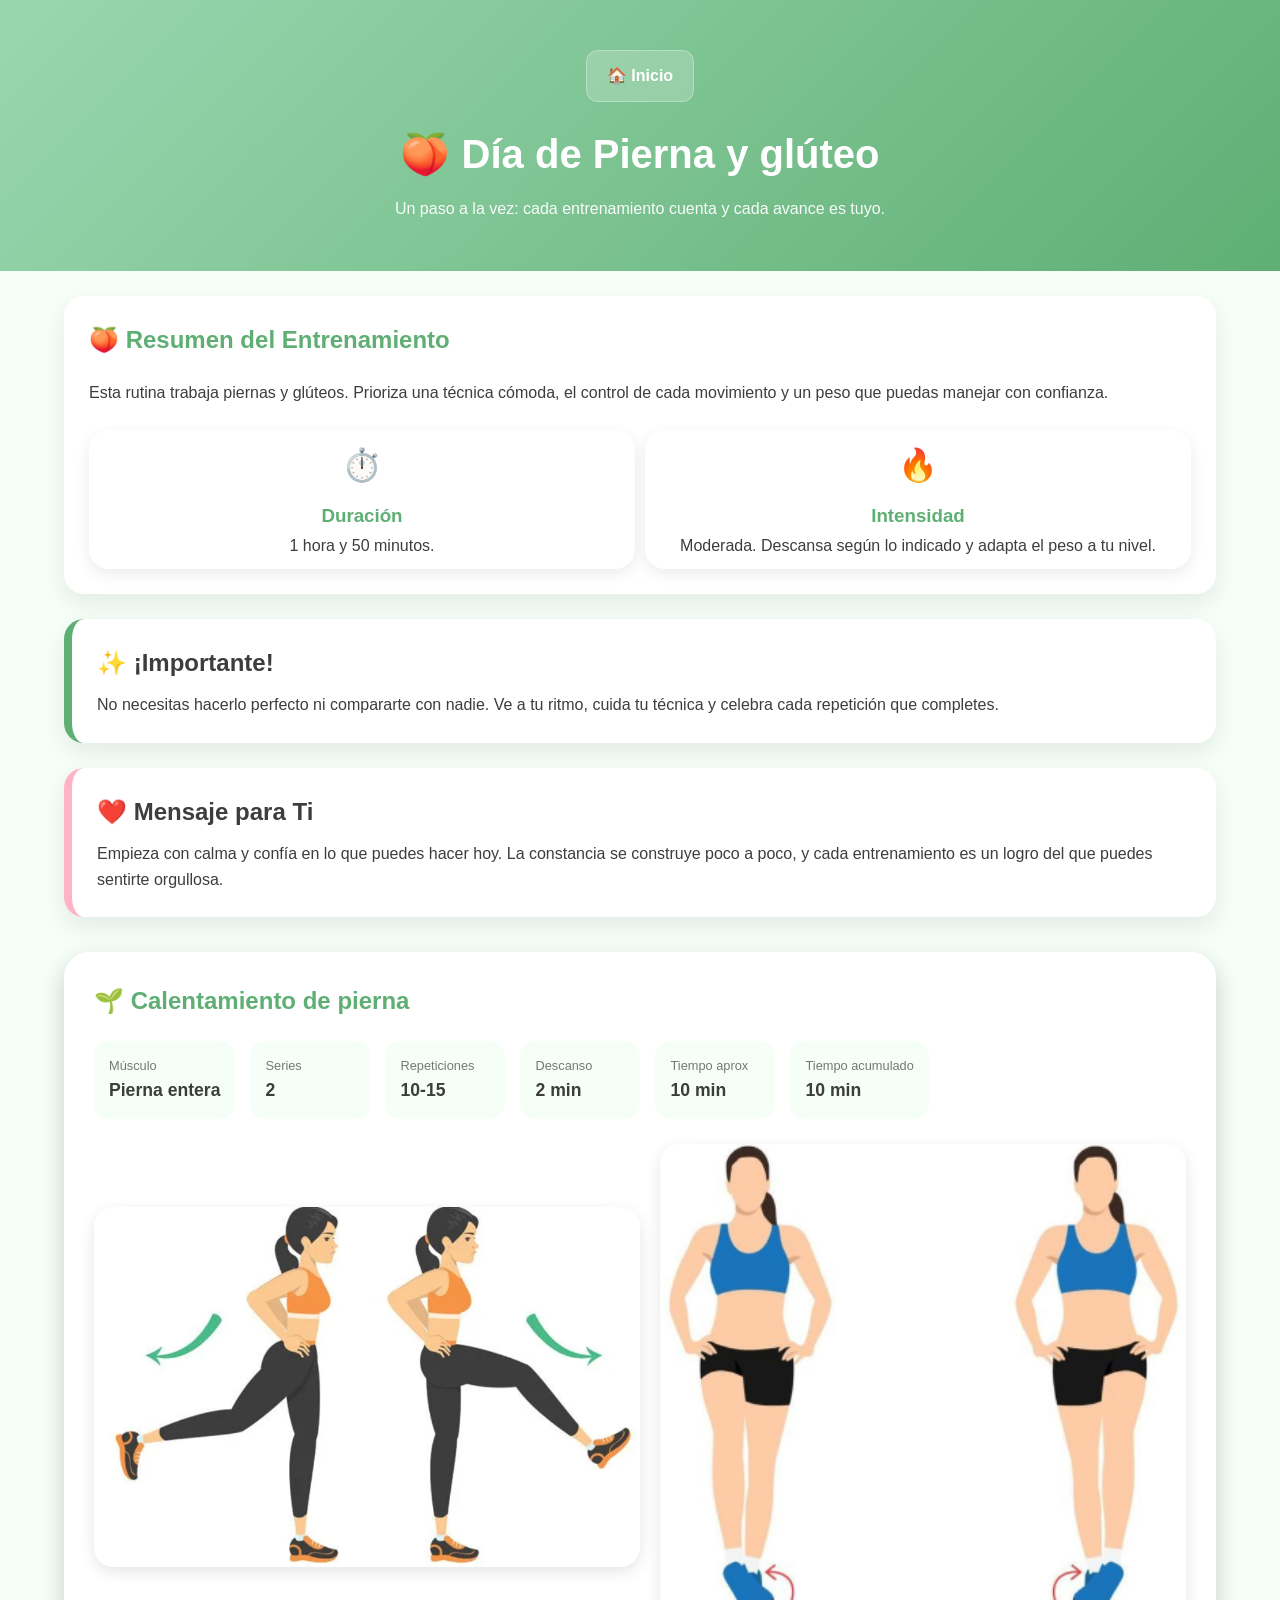
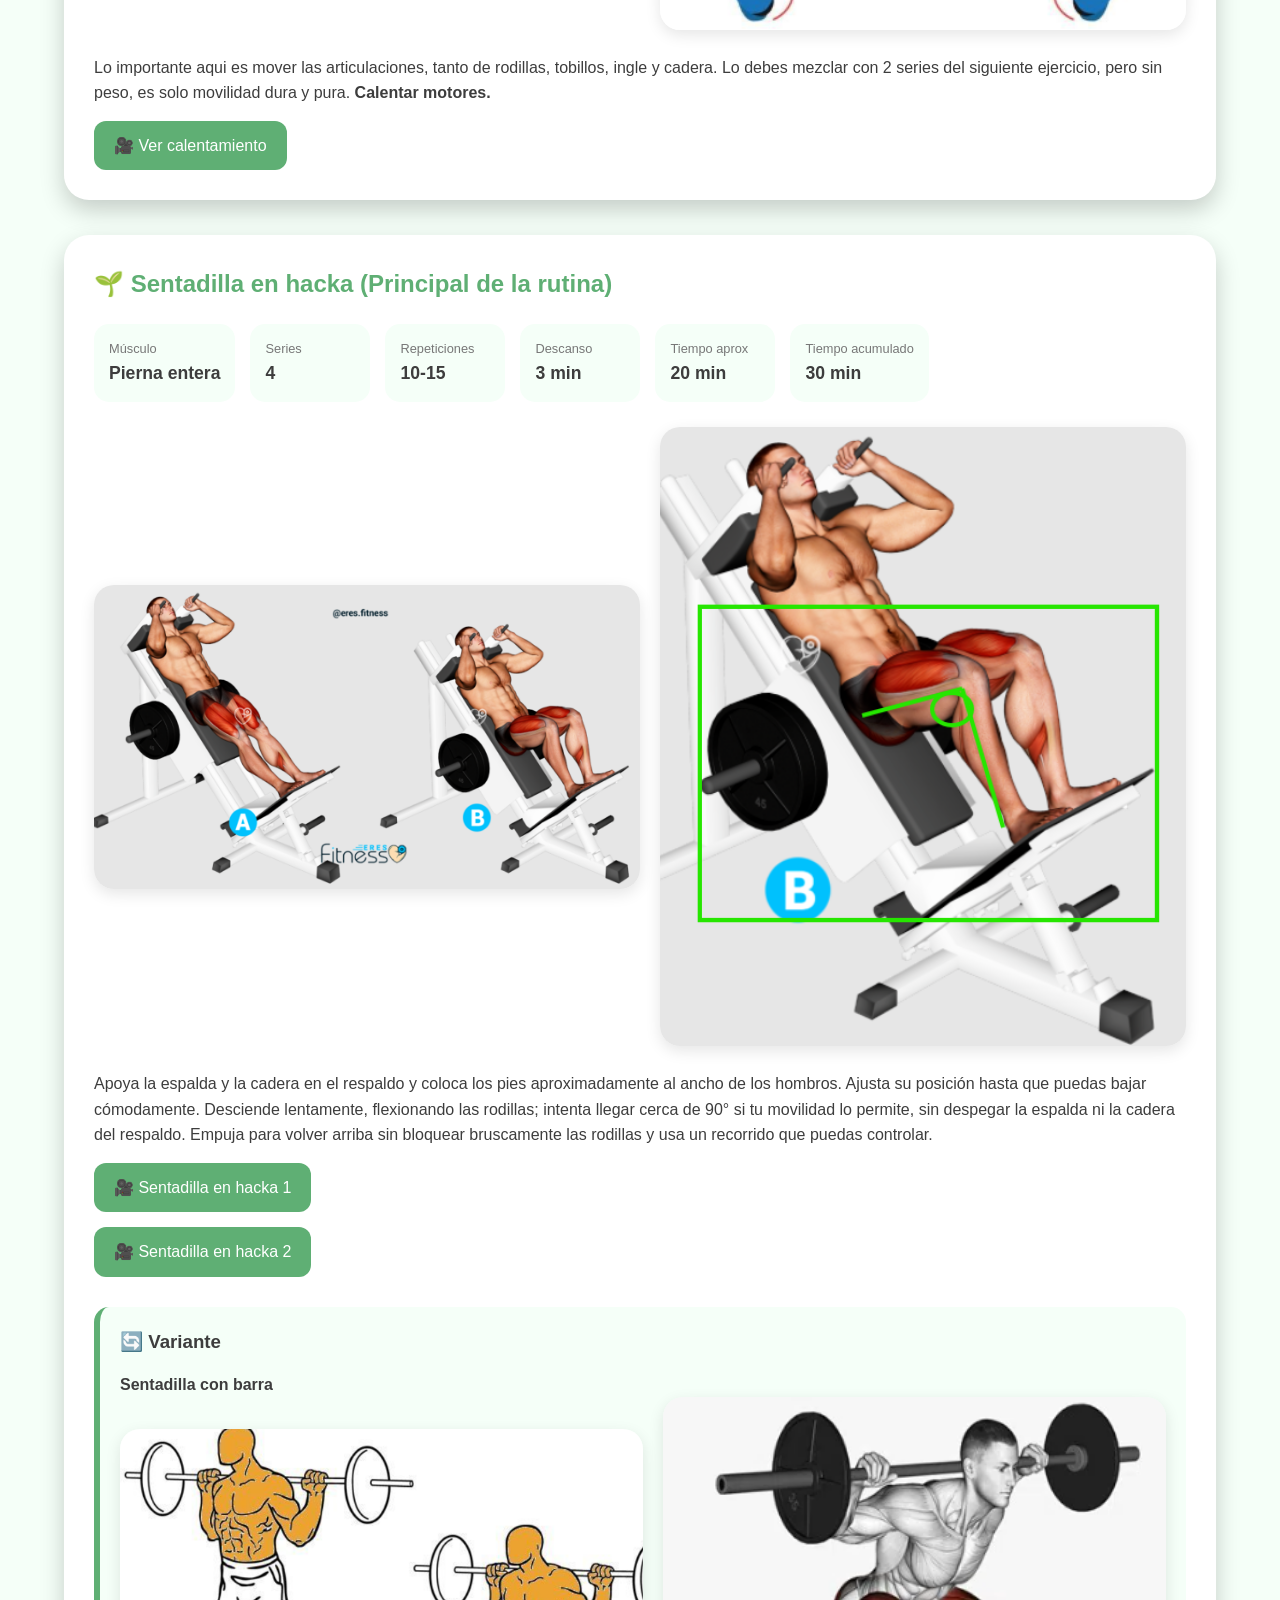
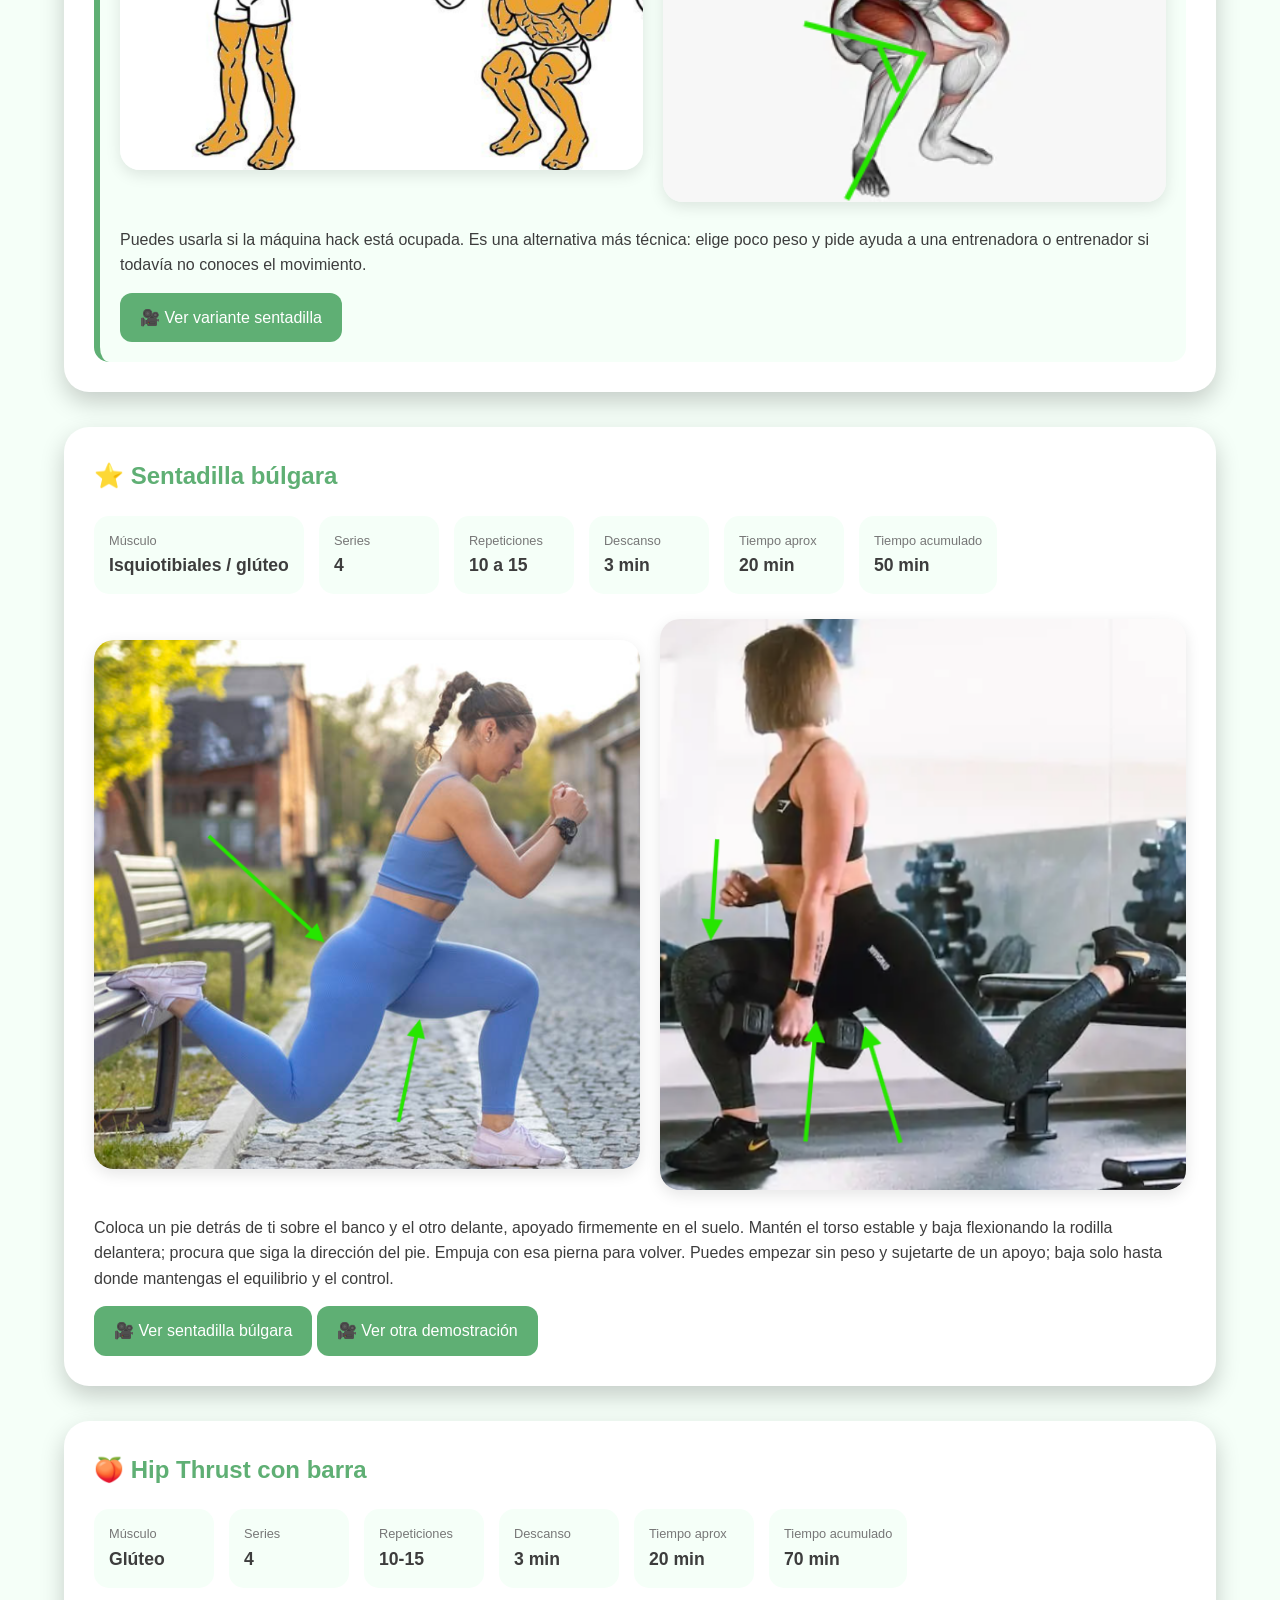
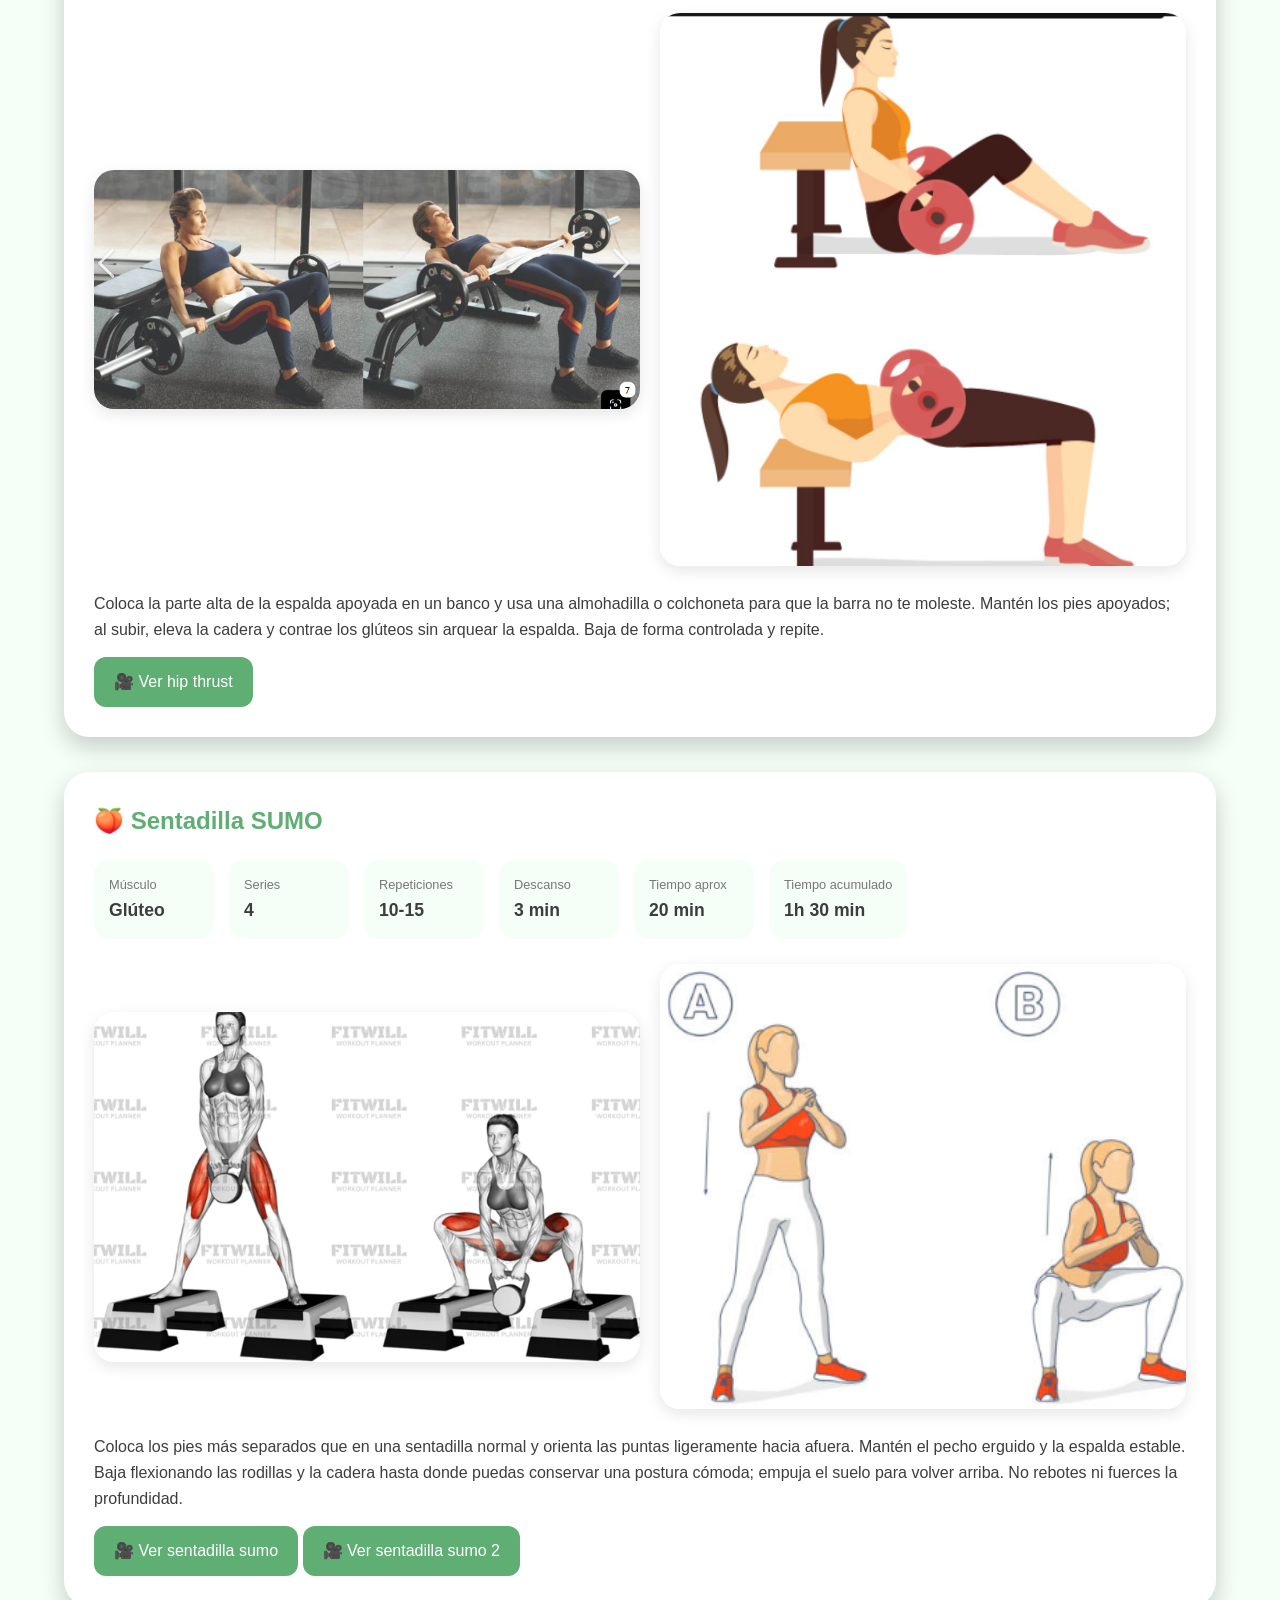
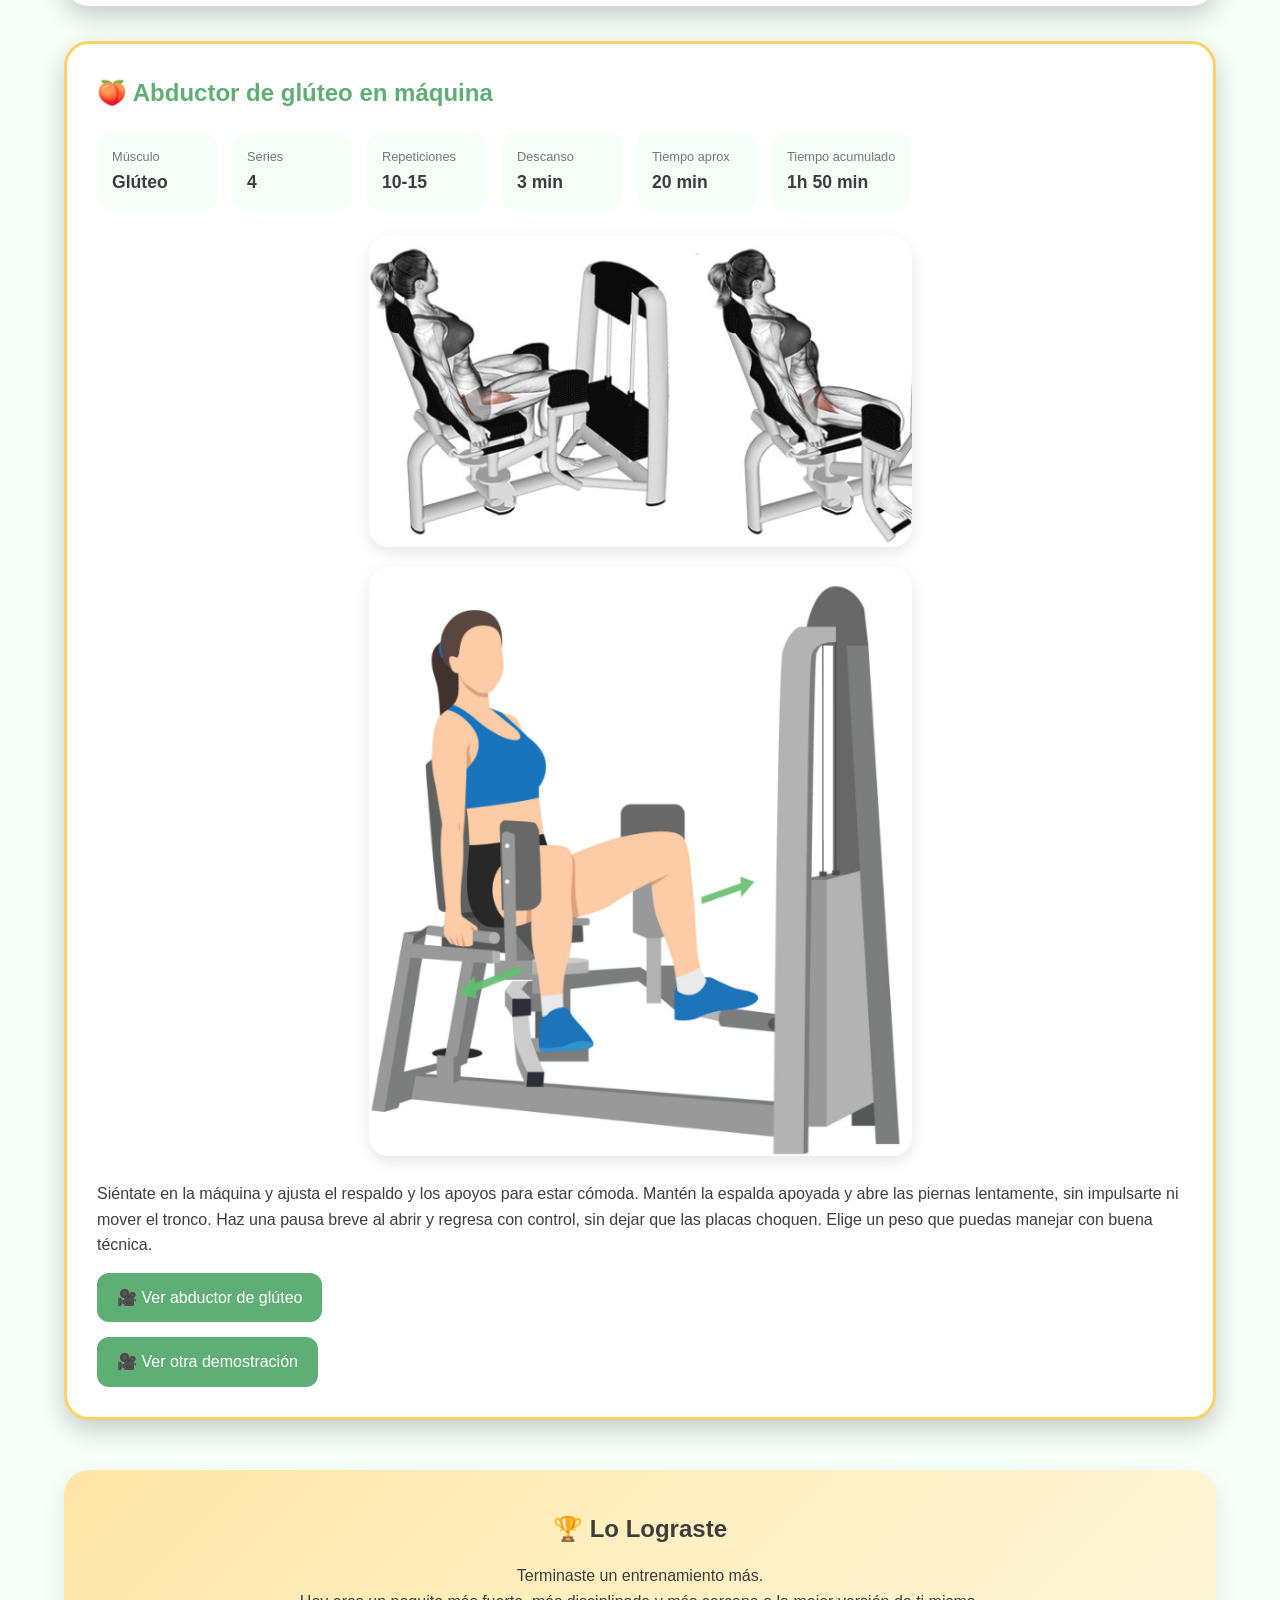
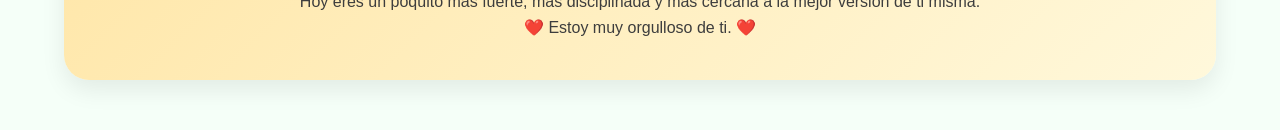
<file: dia-pierna.html>
<!DOCTYPE html>
<html lang="es">
<head>
    <meta charset="UTF-8">
    <meta name="viewport" content="width=device-width, initial-scale=1.0">
    <title>Día de Pierna ❤️</title>

    <link rel="stylesheet" href="styles.css">
</head>

<body class="tema-pierna">

    <header>

        <a href="index.html" class="boton-inicio">
            🏠 Inicio
        </a>

        <h1>🍑 Día de Pierna y glúteo</h1>

        <p class="subtitulo">
            Un paso a la vez: cada entrenamiento cuenta y cada avance es tuyo.
        </p>

    </header>


    <section class="resumen-rutina">

        <div class="resumen-header">
            <h2>🍑 Resumen del Entrenamiento</h2>
        </div>

        <p>
            Esta rutina trabaja piernas y glúteos. Prioriza una técnica cómoda,
            el control de cada movimiento y un peso que puedas manejar con confianza.
        </p>

        <div class="objetivos-rutina">

            <div class="objetivo-card">
                <span>⏱️</span>
                <h3>Duración</h3>
                <p>1 hora y 50 minutos.</p>
            </div>

            <div class="objetivo-card">
                <span>🔥</span>
                <h3>Intensidad</h3>
                <p>Moderada. Descansa según lo indicado y adapta el peso a tu nivel.</p>
            </div>

        </div>

    </section>

    <section class="mensaje motivacion">

        <h2>✨ ¡Importante!</h2>

        <p>
            No necesitas hacerlo perfecto ni compararte con nadie.
            Ve a tu ritmo, cuida tu técnica y celebra cada repetición que completes.
        </p>

    </section>

    <section class="mensaje amor">

        <h2>❤️ Mensaje para Ti</h2>

        <p>
            Empieza con calma y confía en lo que puedes hacer hoy.
            La constancia se construye poco a poco, y cada entrenamiento
            es un logro del que puedes sentirte orgullosa.
        </p>

    </section>

    <main class="container">

    <!-- Calentamiento 1 -->

    <section class="ejercicio"> 

            <h2>🌱 Calentamiento de pierna</h2>

            <div class="stats">

                <div class="stat">
                    <span>Músculo</span>
                    <strong>Pierna entera</strong>
                </div>

                <div class="stat">
                    <span>Series</span>
                    <strong>2</strong>
                </div>

                <div class="stat">
                    <span>Repeticiones</span>
                    <strong>10-15</strong>
                </div>

                <div class="stat">
                    <span>Descanso</span>
                    <strong>2 min</strong>
                </div>

                <div class="stat">
                    <span>Tiempo aprox</span>
                    <strong>10 min</strong>
                </div>

                <div class="stat">
                    <span>Tiempo acumulado</span>
                    <strong>10 min</strong>
                </div>

            </div>

            <div class="imagenes">
                    <img
                        src="imagenes\Calentamiento pierna.png"
                        alt="Sentadilla"
                        class="ejercicio-img"
                    >
                    <img
                        src="imagenes\Calentamiento pierna 2.png"
                        alt="Sentadilla"
                        class="ejercicio-img"
                    >
            </div>

            <p>
                Lo importante aqui es mover las articulaciones, tanto de rodillas, tobillos, ingle y cadera. 
                Lo debes mezclar con 2 series del siguiente ejercicio, pero sin peso, es solo movilidad dura y pura. <b>Calentar motores.</b>
            </p>

            <a
                href="https://www.youtube.com/shorts/VHkqEiJvtHQ"
                target="_blank"
                rel="noopener noreferrer"
                class="boton-video"
            >
                🎥 Ver calentamiento
            </a>
    </section>


        <!-- EJERCICIO 1 -->

    <section class="ejercicio">

        <h2>🌱 Sentadilla en hacka (Principal de la rutina)</h2>

        <div class="stats">

            <div class="stat">
                <span>Músculo</span>
                <strong>Pierna entera</strong>
            </div>

            <div class="stat">
                <span>Series</span>
                <strong>4</strong>
            </div>

            <div class="stat">
                <span>Repeticiones</span>
                <strong>10-15</strong>
            </div>

            <div class="stat">
                <span>Descanso</span>
                <strong>3 min</strong>
            </div>

            <div class="stat">
                <span>Tiempo aprox</span>
                <strong>20 min</strong>
            </div>

            <div class="stat">
                <span>Tiempo acumulado</span>
                <strong>30 min</strong>
            </div>

        </div>

        <div class="imagenes">
                <img
                    src="imagenes\Sentadilla_hacka 1.png"
                    alt="Sentadilla en hacka"
                    class="ejercicio-img"
                >
                <img
                    src="imagenes\Sentadilla hack 2.png"
                    alt="Sentadilla en hacka 2"
                    class="ejercicio-img"
                >
        </div>

        <p>
            Apoya la espalda y la cadera en el respaldo y coloca los pies aproximadamente al ancho de los hombros.
            Ajusta su posición hasta que puedas bajar cómodamente. Desciende lentamente, flexionando las rodillas;
            intenta llegar cerca de 90° si tu movilidad lo permite, sin despegar la espalda ni la cadera del respaldo.
            Empuja para volver arriba sin bloquear bruscamente las rodillas y usa un recorrido que puedas controlar.
        </p>

        <a
            href="https://www.youtube.com/shorts/_Bs98SSzaR4"
            target="_blank"
            rel="noopener noreferrer"
            class="boton-video"
        >
            🎥 Sentadilla en hacka 1
        </a>
        <br>
        <a
            href="https://www.youtube.com/shorts/u_PWpC8SAIk"
            target="_blank"
            rel="noopener noreferrer"
            class="boton-video"
        >
            🎥 Sentadilla en hacka 2
        </a>

        <div class="variante">

            <h3>🔄 Variante</h3>

            <h4>Sentadilla con barra</h4>

            <div class="imagenes">
                <img
                    src="imagenes\sentadilla con barra.png"
                    alt="Sentadilla"
                    class="ejercicio-img"
                >
                <img
                    src="imagenes\sentadilla con barra 2.png"
                    alt="Sentadilla"
                    class="ejercicio-img"
                >
            </div>

            <p>
                Puedes usarla si la máquina hack está ocupada. Es una alternativa más técnica:
                elige poco peso y pide ayuda a una entrenadora o entrenador si todavía no conoces el movimiento.
            </p>

            <a href="https://www.youtube.com/shorts/rQw8GUzpj1I" class="boton-video"                
            target="_blank"
            rel="noopener noreferrer"
            >
                🎥 Ver variante sentadilla
            </a>

        </div>

    </section>

        <!-- EJERCICIO 2 -->

        <section class="ejercicio">
            <h2>⭐ Sentadilla búlgara</h2>

            <div class="stats">
                <div class="stat"><span>Músculo</span><strong>Isquiotibiales / glúteo</strong></div>
                <div class="stat"><span>Series</span><strong>4</strong></div>
                <div class="stat"><span>Repeticiones</span><strong>10 a 15</strong></div>
                <div class="stat"><span>Descanso</span><strong>3 min</strong></div>
                <div class="stat"><span>Tiempo aprox</span><strong>20 min</strong></div>
                <div class="stat"><span>Tiempo acumulado</span><strong>50 min</strong></div>
            </div>

            <div class="imagenes">
                <img src="imagenes/sentadilla bulgara.png" alt="Posición inicial de la sentadilla búlgara" class="ejercicio-img">
                <img src="imagenes/sentadilla bulgara 2.png" alt="Movimiento de la sentadilla búlgara" class="ejercicio-img">
            </div>

            <p>
                Coloca un pie detrás de ti sobre el banco y el otro delante, apoyado firmemente en el suelo.
                Mantén el torso estable y baja flexionando la rodilla delantera; procura que siga la dirección
                del pie. Empuja con esa pierna para volver. Puedes empezar sin peso y sujetarte de un apoyo;
                baja solo hasta donde mantengas el equilibrio y el control.
            </p>

            <a href="https://www.youtube.com/shorts/bbHPPlQeu6Y" class="boton-video" target="_blank" rel="noopener noreferrer">🎥 Ver sentadilla búlgara</a>
            <a href="https://www.youtube.com/shorts/LfE9Cv02-W4" class="boton-video" target="_blank" rel="noopener noreferrer">🎥 Ver otra demostración</a>
        </section>


        <!-- EJERCICIO 2 -->

        <section class="ejercicio">
            <h2>🍑 Hip Thrust con barra</h2>


                        <div class="stats">

                <div class="stat">
                    <span>Músculo</span>
                    <strong>Glúteo</strong>
                </div>

                <div class="stat">
                    <span>Series</span>
                    <strong>4</strong>
                </div>

                <div class="stat">
                    <span>Repeticiones</span>
                    <strong>10-15</strong>
                </div>

                <div class="stat">
                    <span>Descanso</span>
                    <strong>3 min</strong>
                </div>

                <div class="stat">
                    <span>Tiempo aprox</span>
                    <strong>20 min</strong>
                </div>

                <div class="stat">
                    <span>Tiempo acumulado</span>
                    <strong>70 min</strong>
                </div>

            </div>


            <div class="imagenes">
                <img
                    src="imagenes\hip thrust.png"
                    alt="Hip Thrust"
                    class="ejercicio-img"
                >
                <img
                    src="imagenes\hip thrust 2.png"
                    alt="Hip Thrust 2"
                    class="ejercicio-img"
                >
            </div>
            <p>
                Coloca la parte alta de la espalda apoyada en un banco y usa una almohadilla o colchoneta
                para que la barra no te moleste. Mantén los pies apoyados; al subir, eleva la cadera y
                contrae los glúteos sin arquear la espalda. Baja de forma controlada y repite.
            </p>

            <a href="https://www.youtube.com/shorts/5MvM0KIzMoI" class="boton-video"                
            target="_blank"
            rel="noopener noreferrer"
            >
                🎥 Ver hip thrust
            </a>

        </section>

<!-- EJERCICIO 3 -->

        <section class="ejercicio">
            <h2>🍑 Sentadilla SUMO</h2>


            <div class="stats">

                <div class="stat">
                    <span>Músculo</span>
                    <strong>Glúteo</strong>
                </div>

                <div class="stat">
                    <span>Series</span>
                    <strong>4</strong>
                </div>

                <div class="stat">
                    <span>Repeticiones</span>
                    <strong>10-15</strong>
                </div>

                <div class="stat">
                    <span>Descanso</span>
                    <strong>3 min</strong>
                </div>

                <div class="stat">
                    <span>Tiempo aprox</span>
                    <strong>20 min</strong>
                </div>

                <div class="stat">
                    <span>Tiempo acumulado</span>
                    <strong>1h 30 min</strong>
                </div>

            </div>


            <div class="imagenes">
                <img
                    src="imagenes\sentadilla sumo.png"
                    alt="Sentadilla SUMO"
                    class="ejercicio-img"
                >
                <img
                    src="imagenes\sentadilla sumo 2.png"
                    alt="Sentadilla SUMO"
                    class="ejercicio-img"
                >
            </div>
            <p>
                Coloca los pies más separados que en una sentadilla normal y orienta las puntas ligeramente
                hacia afuera. Mantén el pecho erguido y la espalda estable. Baja flexionando las rodillas y
                la cadera hasta donde puedas conservar una postura cómoda; empuja el suelo para volver arriba.
                No rebotes ni fuerces la profundidad.
            </p>

            <a href="https://www.youtube.com/shorts/oHevU89Y61I" class="boton-video"                
            target="_blank"
            rel="noopener noreferrer"
            >
                🎥 Ver sentadilla sumo
            </a>

            <a href="https://www.youtube.com/shorts/ornYSEZozxg" class="boton-video"                
            target="_blank"
            rel="noopener noreferrer"
            >
                🎥 Ver sentadilla sumo 2
            </a>

        </section>


        <!-- EJERCICIO SECUNDARIO -->

        <section class="ejercicio secundario">

            <h2>🍑 Abductor de glúteo en máquina</h2>

            <div class="stats">

                <div class="stat">
                    <span>Músculo</span>
                    <strong>Glúteo</strong>
                </div>

                <div class="stat">
                    <span>Series</span>
                    <strong>4</strong>
                </div>

                <div class="stat">
                    <span>Repeticiones</span>
                    <strong>10-15</strong>
                </div>

                <div class="stat">
                    <span>Descanso</span>
                    <strong>3 min</strong>
                </div>

                <div class="stat">
                    <span>Tiempo aprox</span>
                    <strong>20 min</strong>
                </div>

                <div class="stat">
                    <span>Tiempo acumulado</span>
                    <strong>1h 50 min</strong>
                </div>

            </div>

            <div class="imagenes">
                <img
                    src="imagenes/abductor_culo.png"
                    alt="Máquina de abductor para glúteo"
                    class="ejercicio-img"
                >
                               <img
                    src="imagenes/abductor_culo2.png"
                    alt="Movimiento de abducción de cadera en máquina"
                    class="ejercicio-img"
                >
            </div>

            <p>
                Siéntate en la máquina y ajusta el respaldo y los apoyos para estar cómoda.
                Mantén la espalda apoyada y abre las piernas lentamente, sin impulsarte ni mover
                el tronco. Haz una pausa breve al abrir y regresa con control, sin dejar que las
                placas choquen. Elige un peso que puedas manejar con buena técnica.
            </p>

            <a href="https://www.youtube.com/shorts/HJLzMM_naPg" class="boton-video"
            target="_blank"
            rel="noopener noreferrer"
            >
                🎥 Ver abductor de glúteo
            </a>
            <br>
            <a href="https://www.youtube.com/shorts/_8YaQjZyevI" class="boton-video"
            target="_blank"
            rel="noopener noreferrer"
            >
                🎥 Ver otra demostración
            </a>

        </section>


        <section class="logro">

            <h2>🏆 Lo Lograste</h2>

            <p>
                Terminaste un entrenamiento más.
            </p>

            <p>
                Hoy eres un poquito más fuerte,
                más disciplinada y más cercana
                a la mejor versión de ti misma.
            </p>

            <p>
                ❤️ Estoy muy orgulloso de ti. ❤️
            </p>

        </section>

    </main>

</body>
</html>
</file>
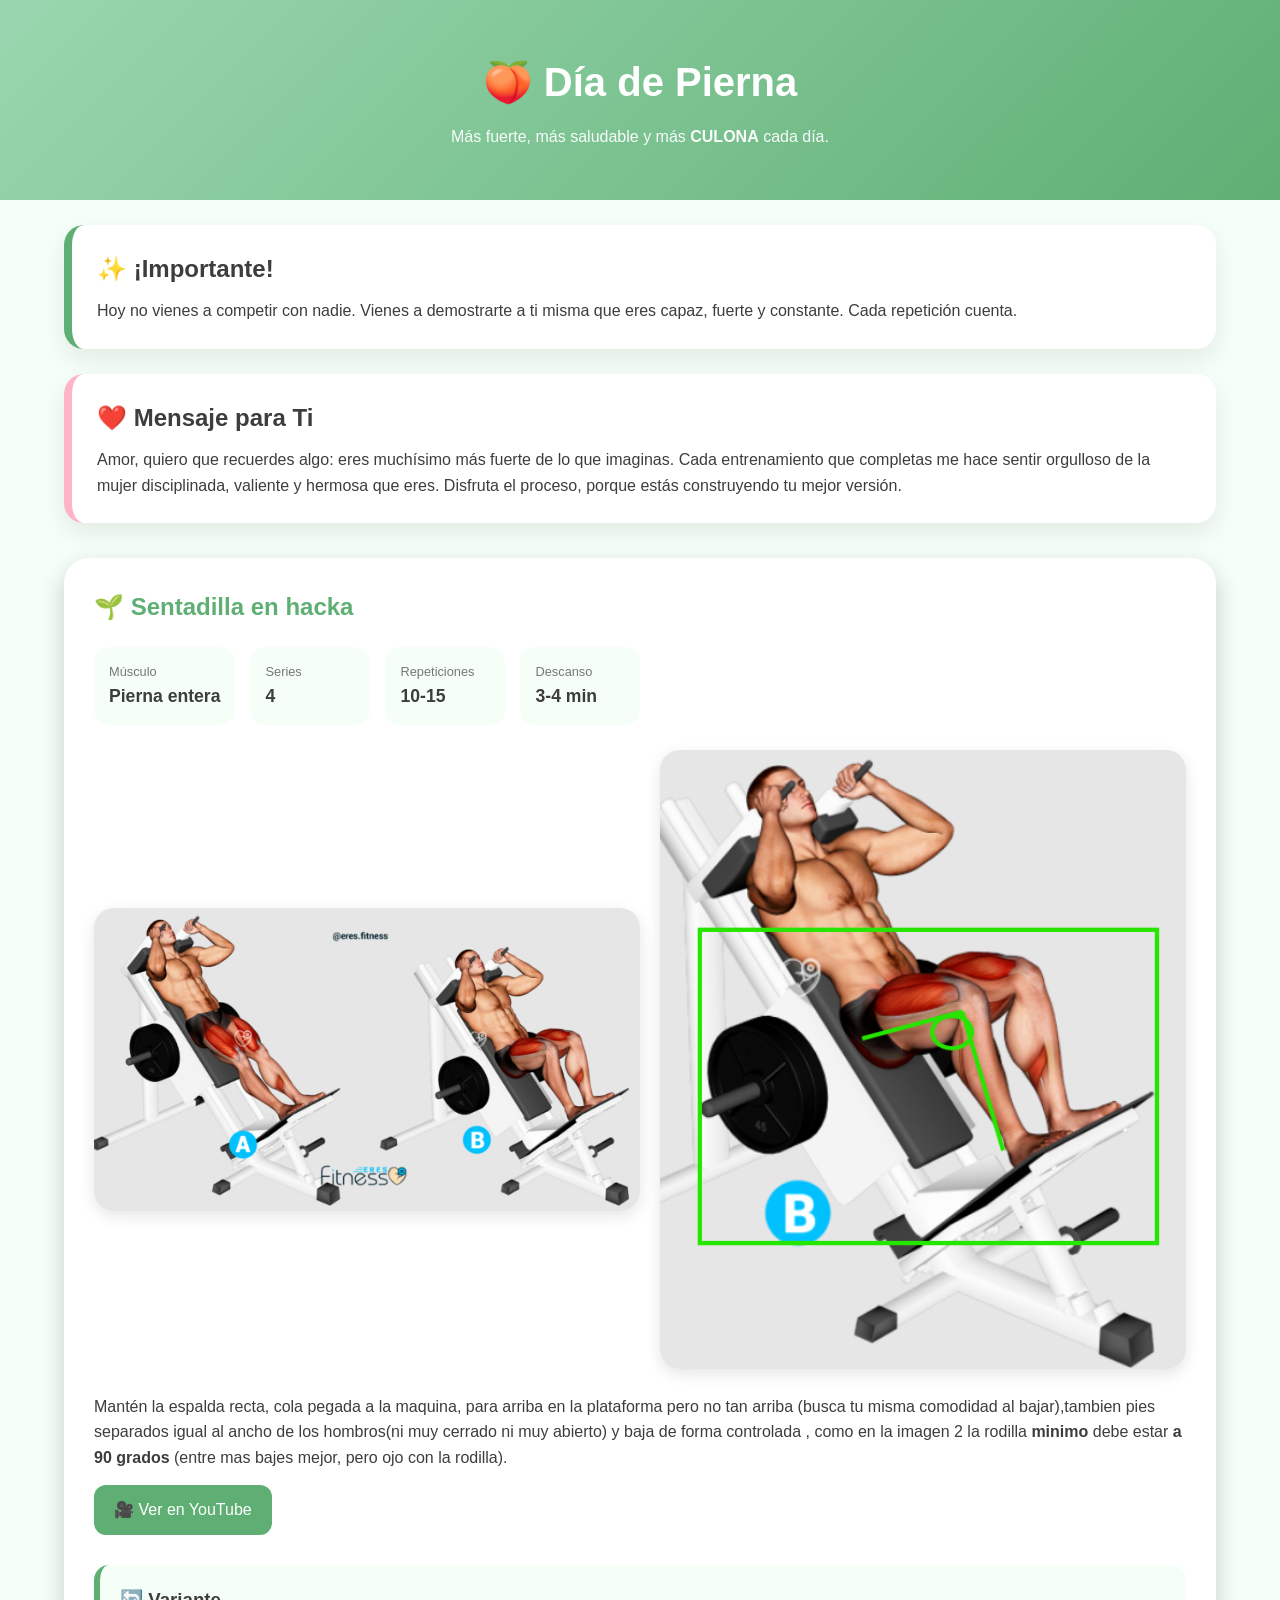
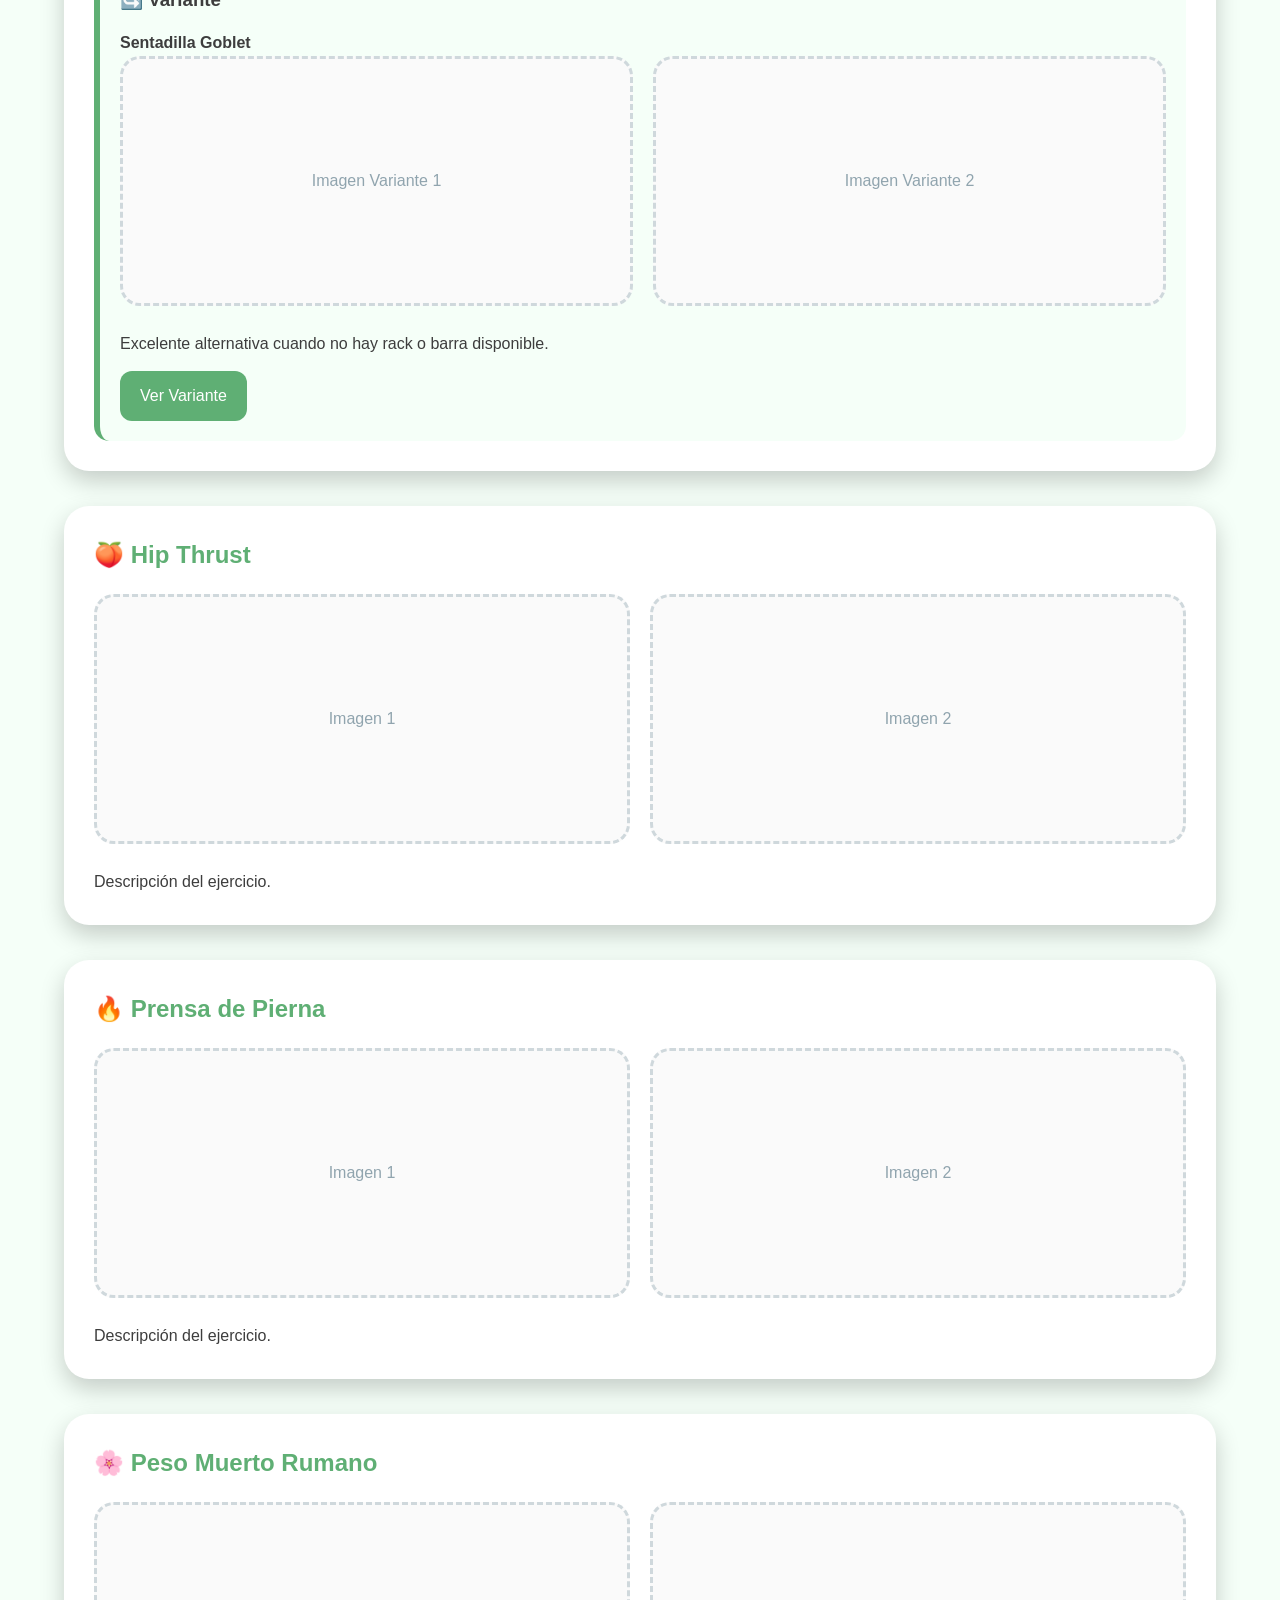
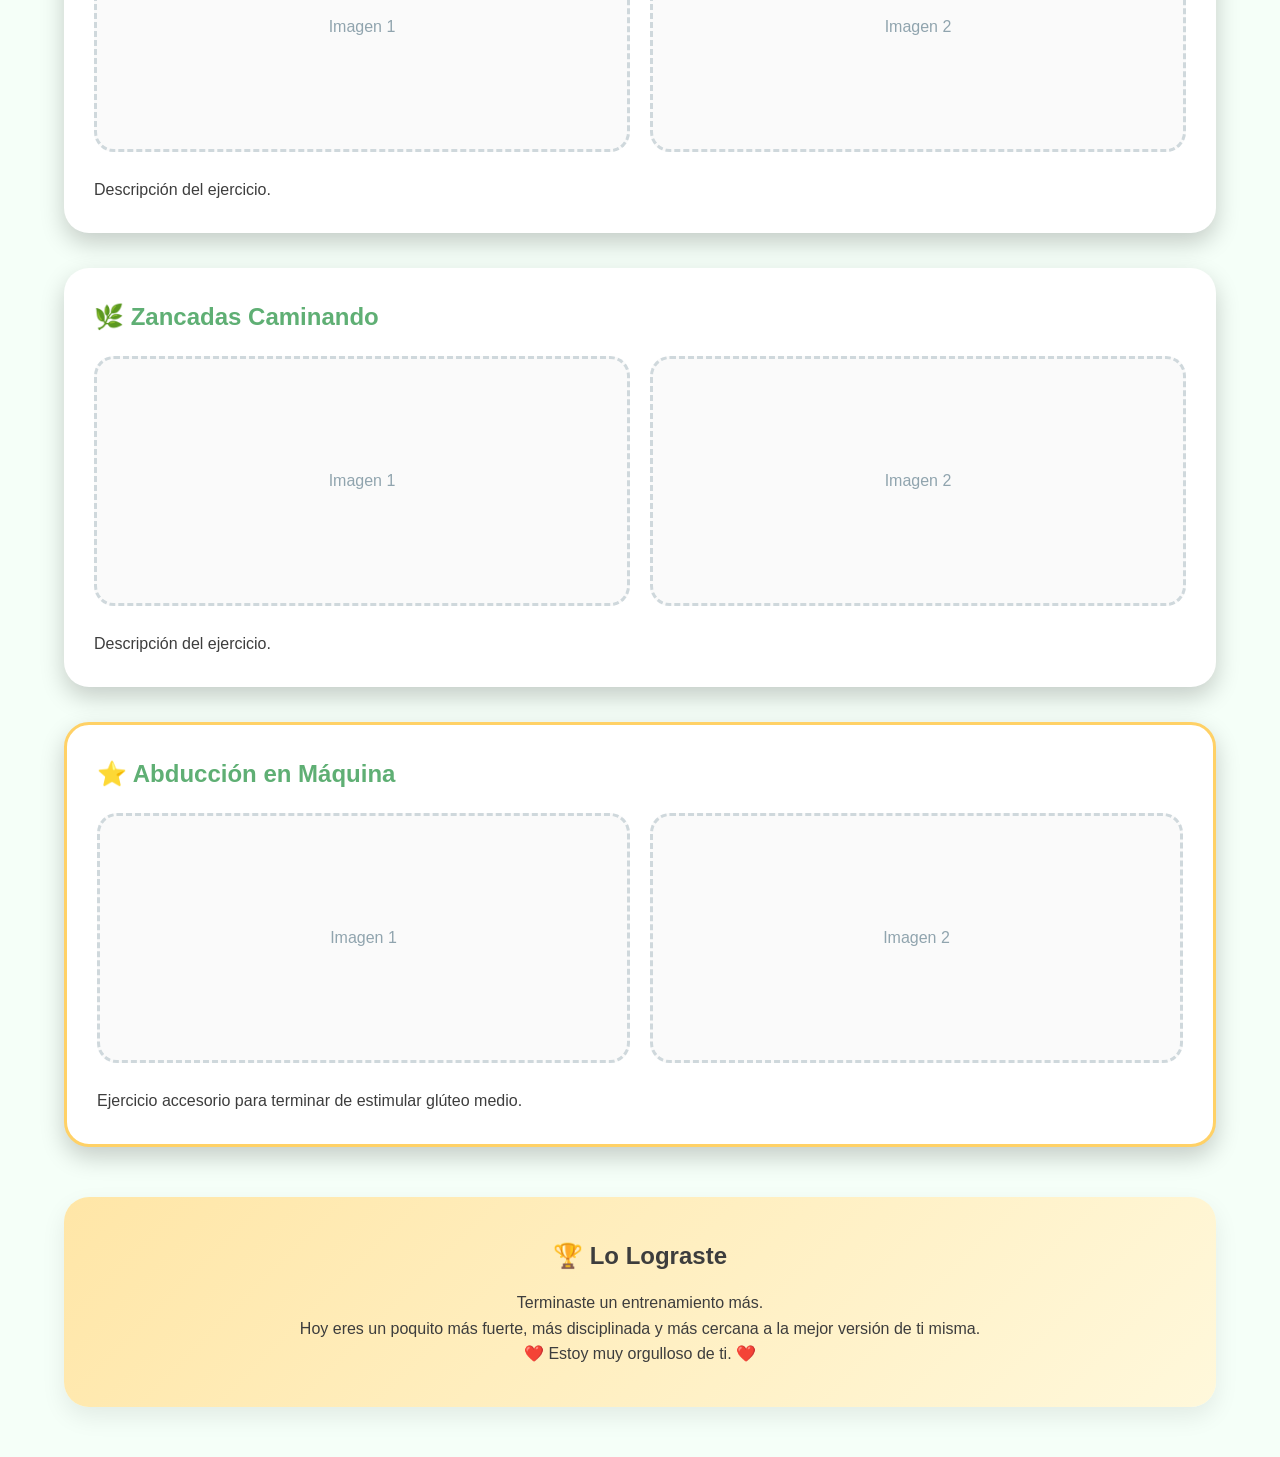
<file: plantilla.html>
<!DOCTYPE html>
<html lang="es">
<head>
    <meta charset="UTF-8">
    <meta name="viewport" content="width=device-width, initial-scale=1.0">
    <title>Día de Pierna ❤️</title>

    <link rel="stylesheet" href="styles.css">
</head>

<body class="tema-pierna">

    <header>

        <h1>🍑 Día de Pierna</h1>

        <p class="subtitulo">
            Más fuerte, más saludable y más <b>CULONA</b> cada día.
        </p>

    </header>

    <section class="mensaje motivacion">

        <h2>✨ ¡Importante!</h2>

        <p>
            Hoy no vienes a competir con nadie.
            Vienes a demostrarte a ti misma que eres capaz,
            fuerte y constante. Cada repetición cuenta.
        </p>

    </section>

    <section class="mensaje amor">

        <h2>❤️ Mensaje para Ti</h2>

        <p>
            Amor, quiero que recuerdes algo:
            eres muchísimo más fuerte de lo que imaginas.

            Cada entrenamiento que completas me hace sentir orgulloso
            de la mujer disciplinada, valiente y hermosa que eres.

            Disfruta el proceso, porque estás construyendo tu mejor versión.
        </p>

    </section>

    <main class="container">

        <!-- EJERCICIO 1 -->

        <section class="ejercicio">

            <h2>🌱 Sentadilla en hacka</h2>

            <div class="stats">

                <div class="stat">
                    <span>Músculo</span>
                    <strong>Pierna entera</strong>
                </div>

                <div class="stat">
                    <span>Series</span>
                    <strong>4</strong>
                </div>

                <div class="stat">
                    <span>Repeticiones</span>
                    <strong>10-15</strong>
                </div>

                <div class="stat">
                    <span>Descanso</span>
                    <strong>3-4 min</strong>
                </div>

            </div>

            <div class="imagenes">
                    <img
                        src="imagenes\Sentadilla_hacka 1.png"
                        alt="Sentadilla"
                        class="ejercicio-img"
                    >
                    <img
                        src="imagenes\Sentadilla hack 2.png"
                        alt="Sentadilla"
                        class="ejercicio-img"
                    >
            </div>

            <p>
                Mantén la espalda recta, cola pegada a la maquina, para arriba en la plataforma pero no tan arriba (busca tu misma comodidad al bajar),tambien pies separados igual al ancho de los hombros(ni muy cerrado ni muy abierto) y baja de
                forma controlada , como en la imagen 2 la rodilla <b>minimo</b> debe estar <b>a 90 grados</b> (entre mas bajes mejor, pero ojo con la rodilla).
            </p>

            <a href="#" class="boton-video">
                🎥 Ver en YouTube
            </a>

            <div class="variante">

                <h3>🔄 Variante</h3>

                <h4>Sentadilla Goblet</h4>

                <div class="imagenes">
                    <div class="placeholder">Imagen Variante 1</div>
                    <div class="placeholder">Imagen Variante 2</div>
                </div>

                <p>
                    Excelente alternativa cuando no hay rack o barra disponible.
                </p>

                <a href="#" class="boton-video">
                    Ver Variante
                </a>

            </div>

        </section>

        <!-- EJERCICIO 2 -->

        <section class="ejercicio">
            <h2>🍑 Hip Thrust</h2>
            <div class="imagenes">
                <div class="placeholder">Imagen 1</div>
                <div class="placeholder">Imagen 2</div>
            </div>
            <p>Descripción del ejercicio.</p>
        </section>

        <!-- EJERCICIO 3 -->

        <section class="ejercicio">
            <h2>🔥 Prensa de Pierna</h2>
            <div class="imagenes">
                <div class="placeholder">Imagen 1</div>
                <div class="placeholder">Imagen 2</div>
            </div>
            <p>Descripción del ejercicio.</p>
        </section>

        <!-- EJERCICIO 4 -->

        <section class="ejercicio">
            <h2>🌸 Peso Muerto Rumano</h2>
            <div class="imagenes">
                <div class="placeholder">Imagen 1</div>
                <div class="placeholder">Imagen 2</div>
            </div>
            <p>Descripción del ejercicio.</p>
        </section>

        <!-- EJERCICIO 5 -->

        <section class="ejercicio">
            <h2>🌿 Zancadas Caminando</h2>

            <div class="imagenes">
                <div class="placeholder">Imagen 1</div>
                <div class="placeholder">Imagen 2</div>
            </div>

            <p>Descripción del ejercicio.</p>

        </section>

        <!-- EJERCICIO SECUNDARIO -->

        <section class="ejercicio secundario">

            <h2>⭐ Abducción en Máquina</h2>

            <div class="imagenes">
                <div class="placeholder">Imagen 1</div>
                <div class="placeholder">Imagen 2</div>
            </div>

            <p>
                Ejercicio accesorio para terminar de estimular glúteo medio.
            </p>

        </section>


        <section class="logro">

            <h2>🏆 Lo Lograste</h2>

            <p>
                Terminaste un entrenamiento más.
            </p>

            <p>
                Hoy eres un poquito más fuerte,
                más disciplinada y más cercana
                a la mejor versión de ti misma.
            </p>

            <p>
                ❤️ Estoy muy orgulloso de ti. ❤️
            </p>

        </section>

    </main>

</body>
</html>
</file>
<file: styles.css>
/* =========================
   RESET
========================= */

*{
    margin:0;
    padding:0;
    box-sizing:border-box;
}

:root{

    /* Tema Pierna (default) */
    --color-principal:#9AD7B0;
    --color-secundario:#F5FFF8;
    --color-acento:#5FAF74;

    --color-blanco:#FFFFFF;
    --color-texto:#3D3D3D;

    --color-amor:#FFB3C7;
    --color-logro:#FFE6A7;

    --sombra:0 10px 25px rgba(0,0,0,.08);

}


/* =========================
   TEMAS
========================= */

.tema-pierna{
    --color-principal:#9AD7B0;
    --color-secundario:#F5FFF8;
    --color-acento:#5FAF74;
    --color-blanco:#FFFFFF;
}

.tema-espalda{
    --color-principal:#B8E3F5;
    --color-secundario:#F4FBFF;
    --color-acento:#5AA8D8;
    --color-blanco:#FFFFFF;
}

.tema-fuerza{
    --color-principal:#F8B7C4;
    --color-secundario:#FFF4F7;
    --color-acento:#E46C8A;
    --color-blanco:#FFFFFF;
}

.tema-funcional{
    --color-principal:#FFD5A8;
    --color-secundario:#FFF7EF;
    --color-acento:#F49B42;
    --color-blanco:#FFFFFF;
}

.tema-choco{

    --color-principal:#5B3A8E;
    --color-secundario:#f0e4ff;
    --color-acento:#B794F4;
    --color-blanco:#2B2430;
    --color-texto:#322c2c;
    --color-amor:#D8B4FE;
    --color-logro:#7C56C6;
    --color-blanco:#FFFFFF;
}

/* =========================
   BODY
========================= */

body{
    font-family:'Segoe UI', sans-serif;
    background:var(--color-secundario);
    color:var(--color-texto);
    line-height:1.6;
}

/* =========================
   HEADER
========================= */

header{

    background:
    linear-gradient(
        135deg,
        var(--color-principal),
        var(--color-acento)
    );

    padding:50px 20px;
    text-align:center;
    color:white;
}

header h1{
    font-size:2.5rem;
    margin-bottom:10px;
}

.subtitulo{
    opacity:.95;
}


/* =========================
   MENSAJES
========================= */

.mensaje{
    background:var(--color-blanco);
    width:90%;
    max-width:1200px;
    margin:25px auto;
    padding:25px;
    border-radius:20px;
    box-shadow:var(--sombra);
}

.motivacion{
    border-left:8px solid var(--color-acento);
}

.amor{
    border-left:8px solid var(--color-amor);
}

.mensaje h2{
    margin-bottom:10px;
}


/* =========================
   CONTENEDOR
========================= */

.container{
    width:90%;
    max-width:1200px;
    margin:auto;
}


/* =========================
   EJERCICIOS
========================= */

.ejercicio{

    background:var(--color-blanco);

    color:var(--color-texto);

    margin:35px 0;
    padding:30px;

    border-radius:25px;

    box-shadow:0 10px 25px rgba(0,0,0,.20);

}

.ejercicio h2{
    color:var(--color-acento);
    margin-bottom:20px;
}

.stats{
    display:flex;
    flex-wrap:wrap;
    gap:15px;
    margin-bottom:25px;
}

.stat{

    background:var(--color-secundario);
    padding:15px;
    min-width:120px;
    border-radius:15px;
}

.stat span{
    display:block;
    color:#777;
    font-size:.8rem;
}

.stat strong{
    font-size:1.1rem;
}


.imagenes{
    display:flex;
    gap:20px;
    flex-wrap:wrap;
    margin-bottom:25px;
    justify-content: center;
    align-items: center;
}

.imagenes img{
    flex:1 1 0;
    width:100%;
    max-width:50%;
    height:auto;
    display:block;
    border-radius:20px;
    box-shadow:0 5px 15px rgba(0,0,0,.10);
}

.placeholder{

    flex:1;
    min-width:280px;

    height:250px;

    border:3px dashed #cfd8dc;

    border-radius:20px;

    display:flex;
    align-items:center;
    justify-content:center;

    color:#90A4AE;

    background:#fafafa;
}


/* =========================
   BOTON YOUTUBE
========================= */

.boton-video{

    display:inline-block;

    margin-top:15px;

    text-decoration:none;

    color:white;

    background:var(--color-acento);

    padding:12px 20px;

    border-radius:12px;

    transition:.3s;
}

.boton-video:hover{
    transform:translateY(-2px);
}


/* =========================
   VARIANTE
========================= */

.variante{

    margin-top:30px;

    background:var(--color-secundario);

    border-left:6px solid var(--color-acento);

    border-radius:15px;

    padding:20px;
}

.variante h3{
    margin-bottom:15px;
}


/* =========================
   SECUNDARIO
========================= */

.secundario{

    border:3px solid #FFD166;
}


/* =========================
   LOGRO FINAL
========================= */

.logro{

    margin:50px 0;

    background:
    linear-gradient(
        135deg,
        var(--color-logro),
        #fff8db
    );

    text-align:center;

    padding:40px;

    border-radius:25px;

    box-shadow:var(--sombra);
}

.logro h2{
    margin-bottom:15px;
}


/* =========================
   MOBILE
========================= */

@media(max-width:768px){

    header h1{
        font-size:2rem;
    }

    .imagenes{
        flex-direction:column;
    }

}

/* =========================
   MENU
========================= */

.menu-rutinas{
    display:flex;
    flex-direction:column;
    gap:20px;
    margin-top:25px;
    width:100%;
}

.boton-rutina{

    display:block;

    width:100%;

    padding:25px;

    background:linear-gradient(
        135deg,
        var(--color-principal),
        var(--color-acento)
    );

    color:white;

    text-decoration:none;

    border-radius:20px;

    font-size:1.3rem;

    font-weight:600;

    text-align:center;

    box-shadow:0 5px 15px rgba(0,0,0,.08);

    transition:.3s ease;
}

.boton-rutina:hover{

    transform:translateY(-3px);

}

/* =========================
   BOTON INICIO
========================= */

.boton-inicio{

    display:inline-block;

    margin-bottom:20px;

    padding:12px 20px;

    background:rgba(255,255,255,0.20);

    color:white;

    text-decoration:none;

    border:1px solid rgba(255,255,255,0.30);

    border-radius:12px;

    font-weight:bold;

    transition:.3s;
}

.boton-inicio:hover{

    background:rgba(255,255,255,0.35);

    transform:translateY(-2px);

}


/* =========================
   RESUMEN DE RUTINA
========================= */

.resumen-rutina{

    background:var(--color-blanco);
    width:90%;
    max-width:1200px;
    margin:25px auto;
    padding:25px;
    border-radius:20px;
    box-shadow:var(--sombra);
}

.resumen-header{

    display:flex;

    justify-content:space-between;

    align-items:center;

    flex-wrap:wrap;

    gap:15px;

    margin-bottom:20px;
}

.resumen-header h2{

    color:var(--color-acento);
}

/* =========================
   CRONOGRAMA SEMANAL
========================= */

.cronograma-semanal{
    margin-bottom:35px;
    padding:30px;
    background:var(--color-blanco);
    border-top:6px solid var(--color-principal);
    border-radius:25px;
    box-shadow:var(--sombra);
}

.cronograma-semanal > h2{
    margin-bottom:8px;
    color:var(--color-principal);
}

.descripcion-cronograma{
    margin-bottom:22px;
}

.opciones-cronograma{
    display:grid;
    grid-template-columns:repeat(2,minmax(0,1fr));
    gap:20px;
}

.opcion-cronograma{
    padding:22px;
    background:#F8F5FC;
    border:1px solid #E8DDF7;
    border-radius:20px;
}

.opcion-cronograma h3{
    margin-bottom:12px;
    color:#5B3A8E;
    font-size:1.25rem;
}

.lista-dias-cronograma{
    list-style:none;
}

.dia-cronograma{
    display:grid;
    grid-template-columns:90px minmax(0,1fr);
    align-items:center;
    gap:10px;
    padding:11px 0;
    border-bottom:1px solid #E8E1ED;
}

.dia-cronograma:last-child{
    border-bottom:0;
}

.nombre-dia-cronograma{
    font-weight:600;
}

.enlace-dia-cronograma{
    color:#5B3A8E;
    font-weight:600;
    text-decoration:none;
    border-radius:8px;
}

.enlace-dia-cronograma:hover{
    color:#3F246B;
    text-decoration:underline;
}

.enlace-dia-cronograma:focus-visible{
    outline:3px solid var(--color-principal);
    outline-offset:3px;
}

.descanso-cronograma{
    color:#68616D;
}

@media(max-width:768px){
    .cronograma-semanal{
        padding:22px;
    }

    .opcion-cronograma{
        padding:18px;
    }

    .opciones-cronograma{
        grid-template-columns:1fr;
    }

    .dia-cronograma{
        grid-template-columns:82px minmax(0,1fr);
        gap:8px;
    }
}

.badge-rutina{

    background:var(--color-acento);

    color:white;

    padding:10px 18px;

    border-radius:999px;

    font-weight:bold;
}

.objetivos-rutina{

    display:grid;

    grid-template-columns:
        repeat(
            auto-fit,
            minmax(180px,1fr)
        );

    gap:10px;

    margin-top:25px;
}

.objetivo-card{

    background:white;

    text-align:center;

    padding:10px;

    border-radius:20px;

    box-shadow:0 5px 15px rgba(0,0,0,.08);

    transition:.3s;
}

.objetivo-card:hover{

    transform:translateY(-4px);
}

.objetivo-card span{

    font-size:2rem;

    display:block;

    margin-bottom:10px;
}

.objetivo-card h3{

    color:var(--color-acento);

    margin-bottom:2px;
}
</file>
